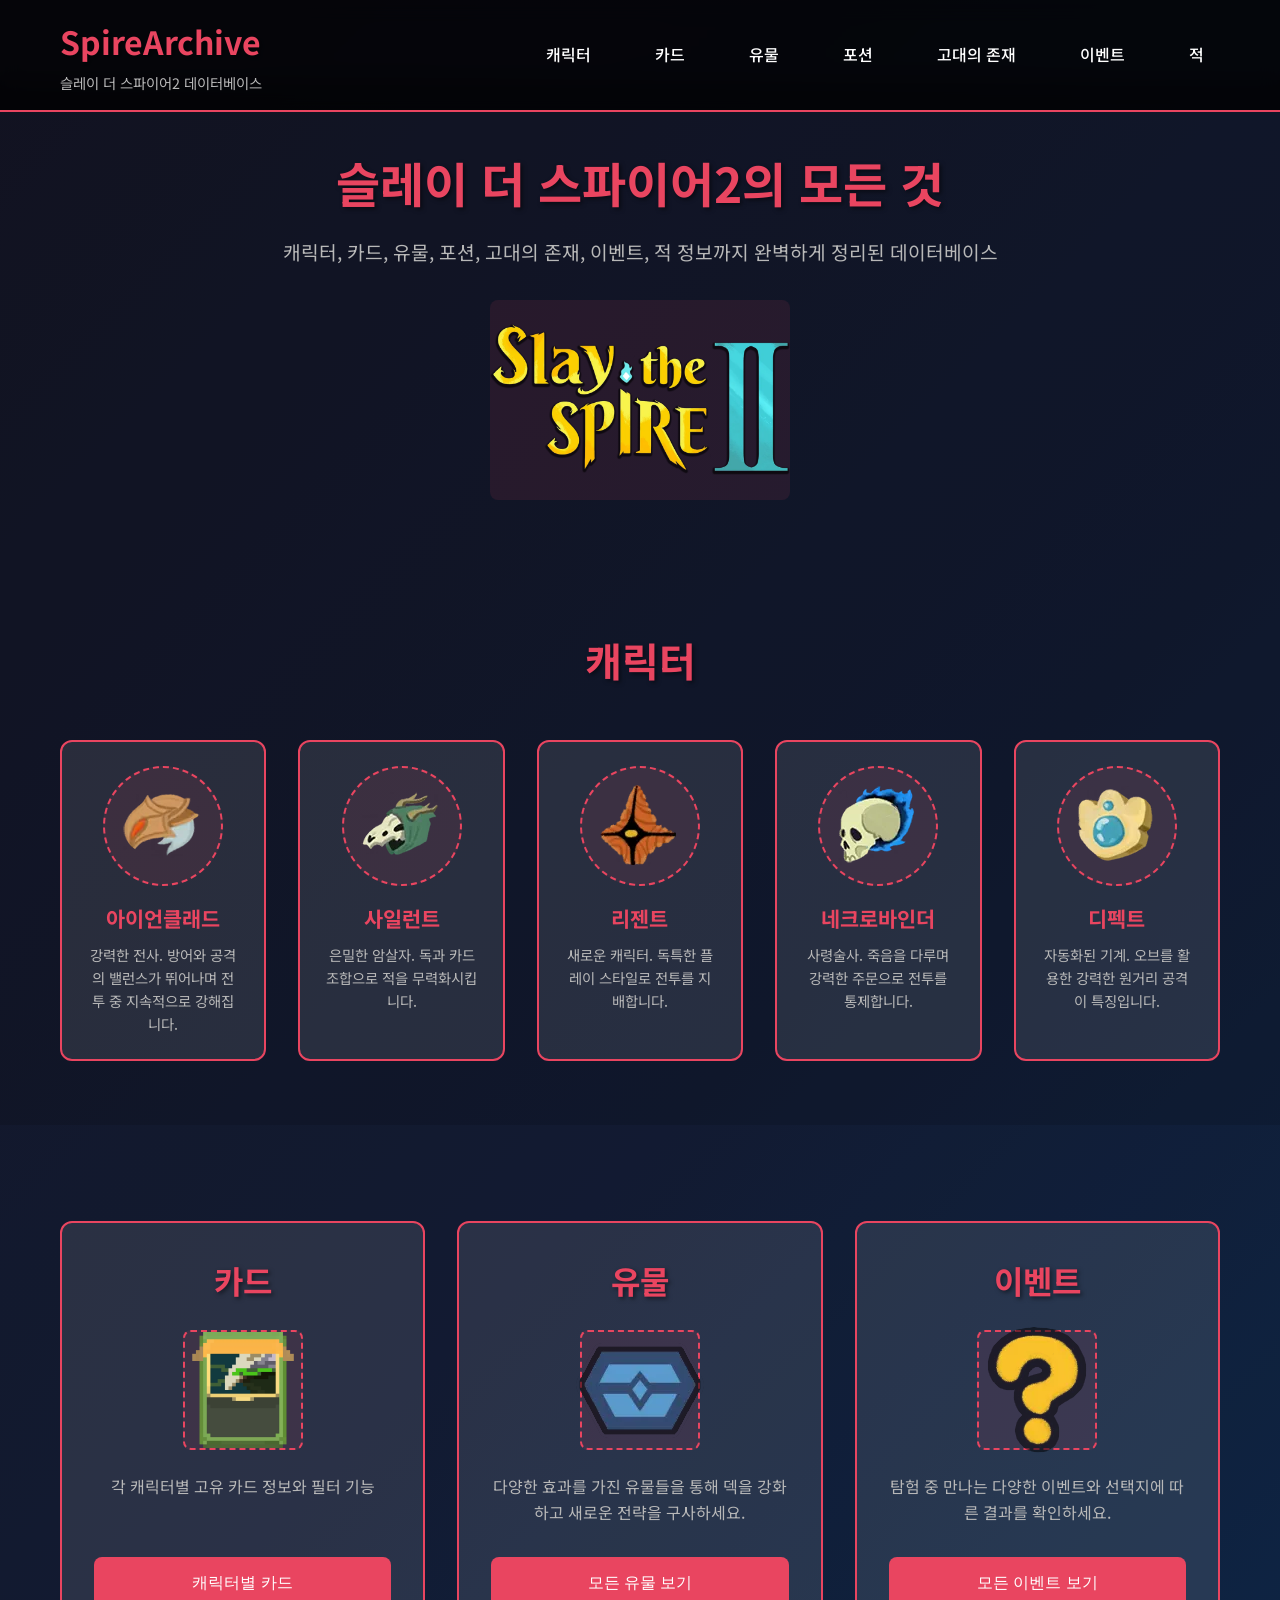
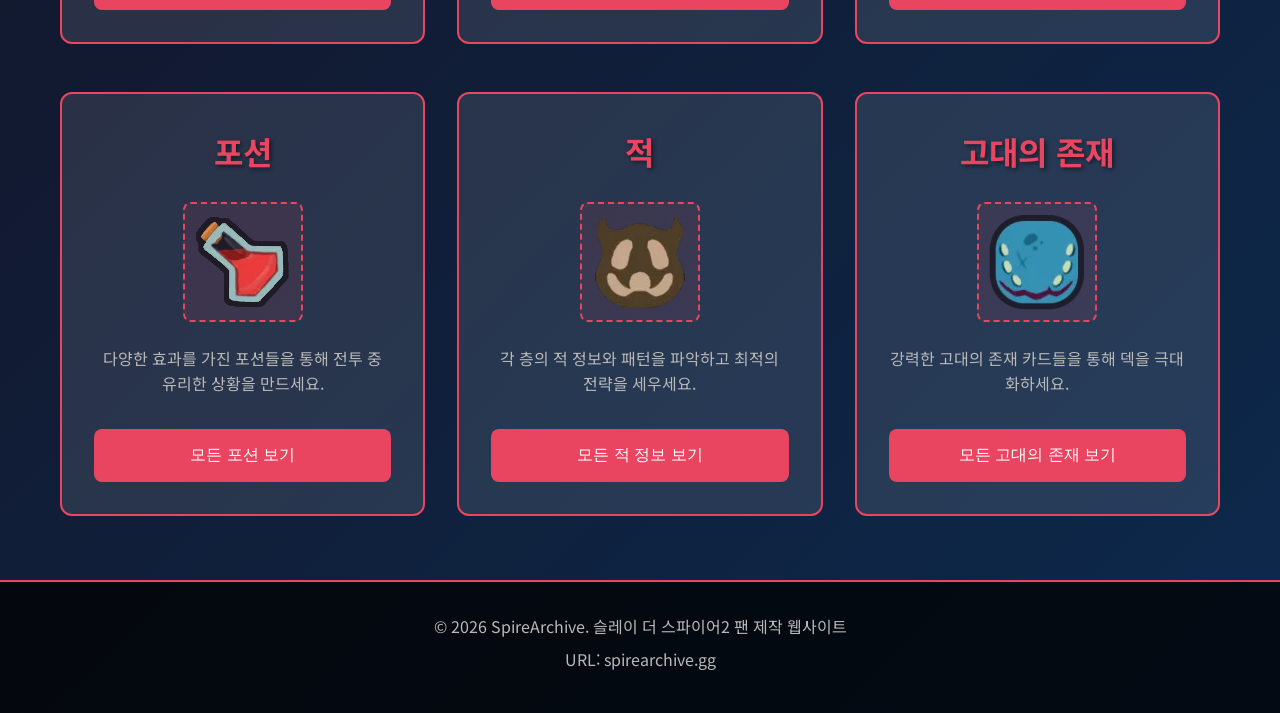
<file: index.html>
<!DOCTYPE html>
<html lang="ko">
<head>
    <meta charset="UTF-8">
    <meta name="viewport" content="width=device-width, initial-scale=1.0">
    <title>SpireArchive</title>
    <link rel="stylesheet" href="css/style.css">
    <link rel="preconnect" href="https://fonts.googleapis.com">
    <link rel="preconnect" href="https://fonts.gstatic.com" crossorigin>
    <link href="https://fonts.googleapis.com/css2?family=Noto+Sans+KR:wght@300;400;500;700&display=swap" rel="stylesheet">
</head>
<body>
    <header class="header">
        <div class="container">
            <div class="logo">
                <h1>SpireArchive</h1>
                <p class="tagline">슬레이 더 스파이어2 데이터베이스</p>
            </div>
            <nav class="nav">
                <ul class="nav-list">
                    <li><a href="#characters" class="nav-link">캐릭터</a></li>
                    <li><a href="#cards" class="nav-link">카드</a></li>
                    <li><a href="#relics" class="nav-link">유물</a></li>
                    <li><a href="#potions" class="nav-link">포션</a></li>
                    <li><a href="#ancients" class="nav-link">고대의 존재</a></li>
                    <li><a href="#events" class="nav-link">이벤트</a></li>
                    <li><a href="#enemies" class="nav-link">적</a></li>
                </ul>
            </nav>
        </div>
    </header>

    <main class="main">
        <section class="hero">
            <div class="container">
                <h2>슬레이 더 스파이어2의 모든 것</h2>
                <p>캐릭터, 카드, 유물, 포션, 고대의 존재, 이벤트, 적 정보까지 완벽하게 정리된 데이터베이스</p>
                <!-- 이미지 공간: 메인 히어로 이미지 -->
                <div class="hero-image">
                    <!-- TODO: 메인 히어로 이미지 추가 -->
                    <img src="images/main.png" alt="슬레이 더 스파이어2" width="100%" height="auto">
                </div>
            </div>
        </section>

        <section id="characters" class="section">
            <div class="container">
                <h2 class="section-title">캐릭터</h2>
                <div class="characters-grid">
                    <div class="character-card" onclick="location.href='pages/ironclad.html'">
                        <div class="character-image">
                            <!-- TODO: 아이언클래드 캐릭터 이미지 -->
                            <img src="images/ironclad.png" alt="아이언클래드">
                        </div>
                        <h3>아이언클래드</h3>
                        <p>강력한 전사. 방어와 공격의 밸런스가 뛰어나며 전투 중 지속적으로 강해집니다.</p>
                    </div>
                    <div class="character-card" onclick="location.href='pages/silent.html'">
                        <div class="character-image">
                            <!-- TODO: 사일런트 캐릭터 이미지 -->
                            <img src="images/silent.png" alt="사일런트">
                        </div>
                        <h3>사일런트</h3>
                        <p>은밀한 암살자. 독과 카드 조합으로 적을 무력화시킵니다.</p>
                    </div>
                    <div class="character-card" onclick="location.href='pages/regent.html'">
                        <div class="character-image">
                            <!-- TODO: 리젠트 캐릭터 이미지 -->
                            <img src="images/regent.png" alt="리젠트">
                        </div>
                        <h3>리젠트</h3>
                        <p>새로운 캐릭터. 독특한 플레이 스타일로 전투를 지배합니다.</p>
                    </div>
                    <div class="character-card" onclick="location.href='pages/necrobinder.html'">
                        <div class="character-image">
                            <!-- TODO: 네크로바인더 캐릭터 이미지 -->
                            <img src="images/necrobinder.png" alt="네크로바인더">
                        </div>
                        <h3>네크로바인더</h3>
                        <p>사령술사. 죽음을 다루며 강력한 주문으로 전투를 통제합니다.</p>
                    </div>
                    <div class="character-card" onclick="location.href='pages/defect.html'">
                        <div class="character-image">
                            <!-- TODO: 디펙트 캐릭터 이미지 -->
                            <img src="images/defect.png" alt="디펙트">
                        </div>
                        <h3>디펙트</h3>
                        <p>자동화된 기계. 오브를 활용한 강력한 원거리 공격이 특징입니다.</p>
                    </div>
                </div>
            </div>
        </section>

        <section id="main-content" class="section">
            <div class="container">
                <div class="content-grid">
                    <!-- 첫 번째 행: 카드, 유물, 이벤트 -->
                    <div class="grid-row">
                        <div class="grid-item" id="cards">
                            <h2 class="item-title">카드</h2>
                            <div class="item-content">
                                <div class="item-image">
                                    <!-- TODO: 카드 예시 이미지 -->
                                    <img src="images/cards.png" alt="카드" width="100%" height="auto">
                                </div>
                                <p class="item-description">각 캐릭터별 고유 카드 정보와 필터 기능</p>
                                <button class="btn-primary" onclick="location.href='pages/character-cards.html'">캐릭터별 카드</button>
                            </div>
                        </div>
                        <div class="grid-item" id="relics">
                            <h2 class="item-title">유물</h2>
                            <div class="item-content">
                                <div class="item-image">
                                    <!-- TODO: 유물 예시 이미지 -->
                                    <img src="images/relics.png" alt="유물">
                                </div>
                                <p class="item-description">다양한 효과를 가진 유물들을 통해 덱을 강화하고 새로운 전략을 구사하세요.</p>
                                <button class="btn-primary" onclick="location.href='pages/relics.html'">모든 유물 보기</button>
                            </div>
                        </div>
                        <div class="grid-item" id="events">
                            <h2 class="item-title">이벤트</h2>
                            <div class="item-content">
                                <div class="item-image">
                                    <!-- TODO: 이벤트 예시 이미지 -->
                                    <img src="images/events.png" alt="이벤트">
                                </div>
                                <p class="item-description">탐험 중 만나는 다양한 이벤트와 선택지에 따른 결과를 확인하세요.</p>
                                <button class="btn-primary" onclick="location.href='pages/events.html'">모든 이벤트 보기</button>
                            </div>
                        </div>
                    </div>
                    
                    <!-- 두 번째 행: 포션, 적, 고대의 존재 -->
                    <div class="grid-row">
                        <div class="grid-item" id="potions">
                            <h2 class="item-title">포션</h2>
                            <div class="item-content">
                                <div class="item-image">
                                    <!-- TODO: 포션 예시 이미지 -->
                                    <img src="images/potions.png" alt="포션">
                                </div>
                                <p class="item-description">다양한 효과를 가진 포션들을 통해 전투 중 유리한 상황을 만드세요.</p>
                                <button class="btn-primary" onclick="location.href='pages/potions.html'">모든 포션 보기</button>
                            </div>
                        </div>
                        <div class="grid-item" id="enemies">
                            <h2 class="item-title">적</h2>
                            <div class="item-content">
                                <div class="item-image">
                                    <!-- TODO: 적 예시 이미지 -->
                                    <img src="images/enemies.png" alt="적">
                                </div>
                                <p class="item-description">각 층의 적 정보와 패턴을 파악하고 최적의 전략을 세우세요.</p>
                                <button class="btn-primary" onclick="location.href='pages/enemies.html'">모든 적 정보 보기</button>
                            </div>
                        </div>
                        <div class="grid-item" id="ancients">
                            <h2 class="item-title">고대의 존재</h2>
                            <div class="item-content">
                                <div class="item-image">
                                    <!-- TODO: 고대의 존재 예시 이미지 -->
                                    <img src="images/ancients.png" alt="고대의 존재">
                                </div>
                                <p class="item-description">강력한 고대의 존재 카드들을 통해 덱을 극대화하세요.</p>
                                <button class="btn-primary" onclick="location.href='pages/ancients.html'">모든 고대의 존재 보기</button>
                            </div>
                        </div>
                    </div>
                </div>
            </div>
        </section>
    </main>

    <footer class="footer">
        <div class="container">
            <p>&copy; 2026 SpireArchive. 슬레이 더 스파이어2 팬 제작 웹사이트</p>
            <p>URL: spirearchive.gg</p>
        </div>
    </footer>

    <script src="js/main.js"></script>
</body>
</html>
</file>
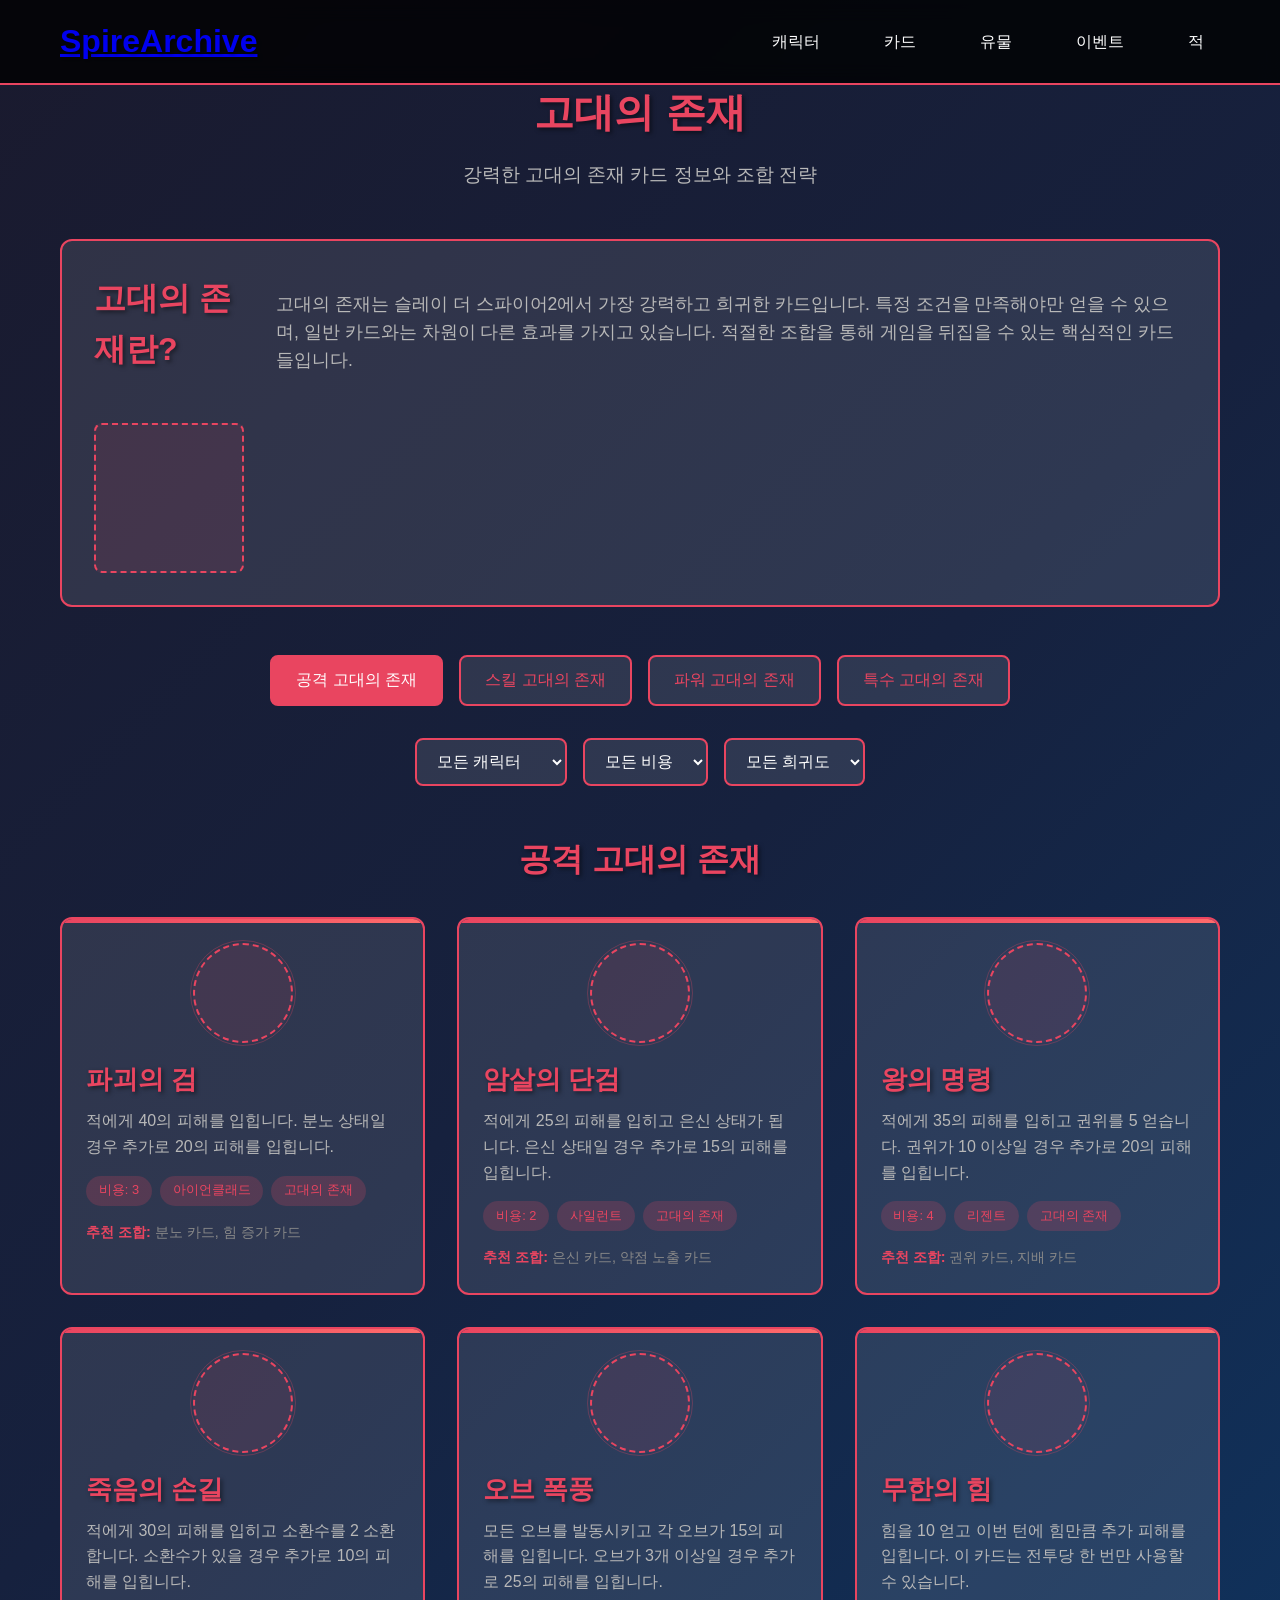
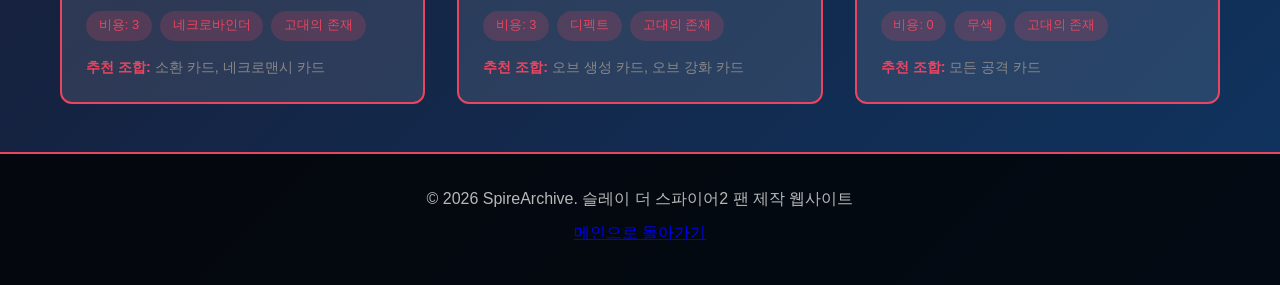
<file: pages/ancients.html>
<!DOCTYPE html>
<html lang="ko">
<head>
    <meta charset="UTF-8">
    <meta name="viewport" content="width=device-width, initial-scale=1.0">
    <title>고대의 존재 - SpireArchive</title>
    <link rel="stylesheet" href="../css/style.css">
    <link rel="stylesheet" href="../css/ancients.css">
</head>
<body>
    <header class="header">
        <div class="container">
            <div class="logo">
                <h1><a href="../index.html">SpireArchive</a></h1>
            </div>
            <nav class="nav">
                <ul class="nav-list">
                    <li><a href="../index.html#characters" class="nav-link">캐릭터</a></li>
                    <li><a href="../index.html#cards" class="nav-link">카드</a></li>
                    <li><a href="../index.html#relics" class="nav-link">유물</a></li>
                    <li><a href="../index.html#events" class="nav-link">이벤트</a></li>
                    <li><a href="../index.html#enemies" class="nav-link">적</a></li>
                </ul>
            </nav>
        </div>
    </header>

    <main class="main ancients-page">
        <div class="container">
            <div class="page-header">
                <h1>고대의 존재</h1>
                <p class="page-description">강력한 고대의 존재 카드 정보와 조합 전략</p>
            </div>

            <div class="ancients-intro">
                <div class="intro-content">
                    <h2>고대의 존재란?</h2>
                    <p>고대의 존재는 슬레이 더 스파이어2에서 가장 강력하고 희귀한 카드입니다. 특정 조건을 만족해야만 얻을 수 있으며, 일반 카드와는 차원이 다른 효과를 가지고 있습니다. 적절한 조합을 통해 게임을 뒤집을 수 있는 핵심적인 카드들입니다.</p>
                    <div class="intro-image">
                        <!-- TODO: 고대의 존재 예시 이미지 -->
                    </div>
                </div>
            </div>

            <div class="ancients-categories">
                <div class="category-tabs">
                    <button class="tab-btn active" data-category="attack">공격 고대의 존재</button>
                    <button class="tab-btn" data-category="skill">스킬 고대의 존재</button>
                    <button class="tab-btn" data-category="power">파워 고대의 존재</button>
                    <button class="tab-btn" data-category="special">특수 고대의 존재</button>
                </div>
            </div>

            <div class="ancients-filter">
                <select class="filter-select" data-filter="character">
                    <option value="all">모든 캐릭터</option>
                    <option value="ironclad">아이언클래드</option>
                    <option value="silent">사일런트</option>
                    <option value="regent">리젠트</option>
                    <option value="necrobinder">네크로바인더</option>
                    <option value="defect">디펙트</option>
                    <option value="colorless">무색</option>
                </select>
                <select class="filter-select" data-filter="cost">
                    <option value="all">모든 비용</option>
                    <option value="0">비용 0</option>
                    <option value="1">비용 1</option>
                    <option value="2">비용 2</option>
                    <option value="3">비용 3</option>
                    <option value="4+">비용 4+</option>
                </select>
                <select class="filter-select" data-filter="rarity">
                    <option value="all">모든 희귀도</option>
                    <option value="ancient">고대의 존재</option>
                    <option value="legendary">전설</option>
                    <option value="mythic">신화</option>
                </select>
            </div>

            <!-- 공격 고대의 존재 -->
            <div id="attack" class="ancients-section active">
                <h2>공격 고대의 존재</h2>
                <div class="ancients-grid">
                    <div class="ancient-item" data-character="ironclad" data-cost="3" data-rarity="ancient">
                        <div class="ancient-image">
                            <!-- TODO: 파괴의 검 이미지 -->
                        </div>
                        <div class="ancient-details">
                            <h3>파괴의 검</h3>
                            <p class="ancient-description">적에게 40의 피해를 입힙니다. 분노 상태일 경우 추가로 20의 피해를 입힙니다.</p>
                            <div class="ancient-stats">
                                <span class="cost">비용: 3</span>
                                <span class="character">아이언클래드</span>
                                <span class="rarity">고대의 존재</span>
                            </div>
                            <div class="ancient-combo">
                                <strong>추천 조합:</strong> 분노 카드, 힘 증가 카드
                            </div>
                        </div>
                    </div>

                    <div class="ancient-item" data-character="silent" data-cost="2" data-rarity="ancient">
                        <div class="ancient-image">
                            <!-- TODO: 암살의 단검 이미지 -->
                        </div>
                        <div class="ancient-details">
                            <h3>암살의 단검</h3>
                            <p class="ancient-description">적에게 25의 피해를 입히고 은신 상태가 됩니다. 은신 상태일 경우 추가로 15의 피해를 입힙니다.</p>
                            <div class="ancient-stats">
                                <span class="cost">비용: 2</span>
                                <span class="character">사일런트</span>
                                <span class="rarity">고대의 존재</span>
                            </div>
                            <div class="ancient-combo">
                                <strong>추천 조합:</strong> 은신 카드, 약점 노출 카드
                            </div>
                        </div>
                    </div>

                    <div class="ancient-item" data-character="regent" data-cost="4" data-rarity="ancient">
                        <div class="ancient-image">
                            <!-- TODO: 왕의 명령 이미지 -->
                        </div>
                        <div class="ancient-details">
                            <h3>왕의 명령</h3>
                            <p class="ancient-description">적에게 35의 피해를 입히고 권위를 5 얻습니다. 권위가 10 이상일 경우 추가로 20의 피해를 입힙니다.</p>
                            <div class="ancient-stats">
                                <span class="cost">비용: 4</span>
                                <span class="character">리젠트</span>
                                <span class="rarity">고대의 존재</span>
                            </div>
                            <div class="ancient-combo">
                                <strong>추천 조합:</strong> 권위 카드, 지배 카드
                            </div>
                        </div>
                    </div>

                    <div class="ancient-item" data-character="necrobinder" data-cost="3" data-rarity="ancient">
                        <div class="ancient-image">
                            <!-- TODO: 죽음의 손길 이미지 -->
                        </div>
                        <div class="ancient-details">
                            <h3>죽음의 손길</h3>
                            <p class="ancient-description">적에게 30의 피해를 입히고 소환수를 2 소환합니다. 소환수가 있을 경우 추가로 10의 피해를 입힙니다.</p>
                            <div class="ancient-stats">
                                <span class="cost">비용: 3</span>
                                <span class="character">네크로바인더</span>
                                <span class="rarity">고대의 존재</span>
                            </div>
                            <div class="ancient-combo">
                                <strong>추천 조합:</strong> 소환 카드, 네크로맨시 카드
                            </div>
                        </div>
                    </div>

                    <div class="ancient-item" data-character="defect" data-cost="3" data-rarity="ancient">
                        <div class="ancient-image">
                            <!-- TODO: 오브 폭풍 이미지 -->
                        </div>
                        <div class="ancient-details">
                            <h3>오브 폭풍</h3>
                            <p class="ancient-description">모든 오브를 발동시키고 각 오브가 15의 피해를 입힙니다. 오브가 3개 이상일 경우 추가로 25의 피해를 입힙니다.</p>
                            <div class="ancient-stats">
                                <span class="cost">비용: 3</span>
                                <span class="character">디펙트</span>
                                <span class="rarity">고대의 존재</span>
                            </div>
                            <div class="ancient-combo">
                                <strong>추천 조합:</strong> 오브 생성 카드, 오브 강화 카드
                            </div>
                        </div>
                    </div>

                    <div class="ancient-item" data-character="colorless" data-cost="0" data-rarity="ancient">
                        <div class="ancient-image">
                            <!-- TODO: 무한의 힘 이미지 -->
                        </div>
                        <div class="ancient-details">
                            <h3>무한의 힘</h3>
                            <p class="ancient-description">힘을 10 얻고 이번 턴에 힘만큼 추가 피해를 입힙니다. 이 카드는 전투당 한 번만 사용할 수 있습니다.</p>
                            <div class="ancient-stats">
                                <span class="cost">비용: 0</span>
                                <span class="character">무색</span>
                                <span class="rarity">고대의 존재</span>
                            </div>
                            <div class="ancient-combo">
                                <strong>추천 조합:</strong> 모든 공격 카드
                            </div>
                        </div>
                    </div>
                </div>
            </div>

            <!-- 스킬 고대의 존재 -->
            <div id="skill" class="ancients-section">
                <h2>스킬 고대의 존재</h2>
                <div class="ancients-grid">
                    <div class="ancient-item" data-character="ironclad" data-cost="2" data-rarity="ancient">
                        <div class="ancient-image">
                            <!-- TODO: 불굴의 의지 이미지 -->
                        </div>
                        <div class="ancient-details">
                            <h3>불굴의 의지</h3>
                            <p class="ancient-description">체력을 50 회복하고 분노 상태가 됩니다. 체력이 30% 미만일 경우 추가로 10의 방어도를 얻습니다.</p>
                            <div class="ancient-stats">
                                <span class="cost">비용: 2</span>
                                <span class="character">아이언클래드</span>
                                <span class="rarity">고대의 존재</span>
                            </div>
                            <div class="ancient-combo">
                                <strong>추천 조합:</strong> 생존 카드, 분노 카드
                            </div>
                        </div>
                    </div>

                    <div class="ancient-item" data-character="silent" data-cost="1" data-rarity="ancient">
                        <div class="ancient-image">
                            <!-- TODO: 그림자 걸음 이미지 -->
                        </div>
                        <div class="ancient-details">
                            <h3>그림자 걸음</h3>
                            <p class="ancient-description">카드를 5장 뽑고 은신 상태가 됩니다. 은신 상태일 경우 뽑은 카드 비용이 0이 됩니다.</p>
                            <div class="ancient-stats">
                                <span class="cost">비용: 1</span>
                                <span class="character">사일런트</span>
                                <span class="rarity">고대의 존재</span>
                            </div>
                            <div class="ancient-combo">
                                <strong>추천 조합:</strong> 은신 카드, 카드 드로우 카드
                            </div>
                        </div>
                    </div>

                    <div class="ancient-item" data-character="regent" data-cost="3" data-rarity="ancient">
                        <div class="ancient-image">
                            <!-- TODO: 제국의 부흥 이미지 -->
                        </div>
                        <div class="ancient-details">
                            <h3>제국의 부흥</h3>
                            <p class="ancient-description">권위를 8 얻고 카드를 3장 뽑습니다. 권위가 15 이상일 경우 추가로 2턴 동안 모든 카드 비용이 1 감소합니다.</p>
                            <div class="ancient-stats">
                                <span class="cost">비용: 3</span>
                                <span class="character">리젠트</span>
                                <span class="rarity">고대의 존재</span>
                            </div>
                            <div class="ancient-combo">
                                <strong>추천 조합:</strong> 권위 카드, 고비용 카드
                            </div>
                        </div>
                    </div>

                    <div class="ancient-item" data-character="necrobinder" data-cost="2" data-rarity="ancient">
                        <div class="ancient-image">
                            <!-- TODO: 죽음의 춤 이미지 -->
                        </div>
                        <div class="ancient-details">
                            <h3>죽음의 춤</h3>
                            <p class="ancient-description">소환수를 3 소환하고 모든 소환수의 공격력을 5 증가시킵니다. 소환수가 5개 이상일 경우 추가로 2턴 동안 모든 소환수가 2배 공격합니다.</p>
                            <div class="ancient-stats">
                                <span class="cost">비용: 2</span>
                                <span class="character">네크로바인더</span>
                                <span class="rarity">고대의 존재</span>
                            </div>
                            <div class="ancient-combo">
                                <strong>추천 조합:</strong> 소환 카드, 소환수 강화 카드
                            </div>
                        </div>
                    </div>

                    <div class="ancient-item" data-character="defect" data-cost="2" data-rarity="ancient">
                        <div class="ancient-image">
                            <!-- TODO: 에너지 과부하 이미지 -->
                        </div>
                        <div class="ancient-details">
                            <h3>에너지 과부하</h3>
                            <p class="ancient-description">에너지를 3 얻고 모든 오브를 강화합니다. 오브가 2개 이상일 경우 추가로 이번 턴에 에너지를 2 더 얻습니다.</p>
                            <div class="ancient-stats">
                                <span class="cost">비용: 2</span>
                                <span class="character">디펙트</span>
                                <span class="rarity">고대의 존재</span>
                            </div>
                            <div class="ancient-combo">
                                <strong>추천 조합:</strong> 오브 생성 카드, 고비용 카드
                            </div>
                        </div>
                    </div>
                </div>
            </div>

            <!-- 파워 고대의 존재 -->
            <div id="power" class="ancients-section">
                <h2>파워 고대의 존재</h2>
                <div class="ancients-grid">
                    <div class="ancient-item" data-character="ironclad" data-cost="1" data-rarity="ancient">
                        <div class="ancient-image">
                            <!-- TODO: 파괴의 분노 이미지 -->
                        </div>
                        <div class="ancient-details">
                            <h3>파괴의 분노</h3>
                            <p class="ancient-description">이번 전투 동안 분노 상태가 유지되고 힘을 5 얻습니다. 분노 상태에서 공격 카드가 50% 더 많은 피해를 입힙니다.</p>
                            <div class="ancient-stats">
                                <span class="cost">비용: 1</span>
                                <span class="character">아이언클래드</span>
                                <span class="rarity">고대의 존재</span>
                            </div>
                            <div class="ancient-combo">
                                <strong>추천 조합:</strong> 모든 공격 카드, 힘 증가 카드
                            </div>
                        </div>
                    </div>

                    <div class="ancient-item" data-character="silent" data-cost="1" data-rarity="ancient">
                        <div class="ancient-image">
                            <!-- TODO: 영원한 어둠 이미지 -->
                        </div>
                        <div class="ancient-details">
                            <h3>영원한 어둠</h3>
                            <p class="ancient-description">이번 전투 동안 은신 상태가 유지되고 매 턴 시작 시 카드를 2장 뽑습니다. 은신 상태에서 모든 카드 비용이 1 감소합니다.</p>
                            <div class="ancient-stats">
                                <span class="cost">비용: 1</span>
                                <span class="character">사일런트</span>
                                <span class="rarity">고대의 존재</span>
                            </div>
                            <div class="ancient-combo">
                                <strong>추천 조합:</strong> 은신 카드, 카드 드로우 카드
                            </div>
                        </div>
                    </div>

                    <div class="ancient-item" data-character="regent" data-cost="2" data-rarity="ancient">
                        <div class="ancient-image">
                            <!-- TODO: 절대 권력 이미지 -->
                        </div>
                        <div class="ancient-details">
                            <h3>절대 권력</h3>
                            <p class="ancient-description">이번 전투 동안 권위를 10 얻고 매 턴 시작 시 권위를 2 얻습니다. 권위가 20 이상일 경우 모든 적에게 매 턴 10의 피해를 입힙니다.</p>
                            <div class="ancient-stats">
                                <span class="cost">비용: 2</span>
                                <span class="character">리젠트</span>
                                <span class="rarity">고대의 존재</span>
                            </div>
                            <div class="ancient-combo">
                                <strong>추천 조합:</strong> 권위 카드, 지배 카드
                            </div>
                        </div>
                    </div>

                    <div class="ancient-item" data-character="necrobinder" data-cost="2" data-rarity="ancient">
                        <div class="ancient-image">
                            <!-- TODO: 죽음의 군주 이미지 -->
                        </div>
                        <div class="ancient-details">
                            <h3>죽음의 군주</h3>
                            <p class="ancient-description">이번 전투 동안 소환수 최대치가 10 증가하고 모든 소환수의 공격력이 5 증가합니다. 소환수가 7개 이상일 경우 모든 소환수가 2배 공격합니다.</p>
                            <div class="ancient-stats">
                                <span class="cost">비용: 2</span>
                                <span class="character">네크로바인더</span>
                                <span class="rarity">고대의 존재</span>
                            </div>
                            <div class="ancient-combo">
                                <strong>추천 조합:</strong> 소환 카드, 소환수 강화 카드
                            </div>
                        </div>
                    </div>

                    <div class="ancient-item" data-character="defect" data-cost="1" data-rarity="ancient">
                        <div class="ancient-image">
                            <!-- TODO: 무한 오브 이미지 -->
                        </div>
                        <div class="ancient-details">
                            <h3>무한 오브</h3>
                            <p class="ancient-description">이번 전투 동안 오브 최대치가 10 증가하고 매 턴 시작 시 랜덤 오브를 1 얻습니다. 오브가 5개 이상일 경우 모든 오브가 2배 효과를 가집니다.</p>
                            <div class="ancient-stats">
                                <span class="cost">비용: 1</span>
                                <span class="character">디펙트</span>
                                <span class="rarity">고대의 존재</span>
                            </div>
                            <div class="ancient-combo">
                                <strong>추천 조합:</strong> 오브 생성 카드, 오브 강화 카드
                            </div>
                        </div>
                    </div>
                </div>
            </div>

            <!-- 특수 고대의 존재 -->
            <div id="special" class="ancients-section">
                <h2>특수 고대의 존재</h2>
                <div class="ancients-grid">
                    <div class="ancient-item" data-character="colorless" data-cost="0" data-rarity="legendary">
                        <div class="ancient-image">
                            <!-- TODO: 시간 조작 이미지 -->
                        </div>
                        <div class="ancient-details">
                            <h3>시간 조작</h3>
                            <p class="ancient-description">적의 다음 3턴을 건너뛰고 이번 턴에 에너지를 5 얻습니다. 이 카드는 덱에 1장만 포함될 수 있습니다.</p>
                            <div class="ancient-stats">
                                <span class="cost">비용: 0</span>
                                <span class="character">무색</span>
                                <span class="rarity">전설</span>
                            </div>
                            <div class="ancient-combo">
                                <strong>추천 조합:</strong> 모든 덱 타입
                            </div>
                        </div>
                    </div>

                    <div class="ancient-item" data-character="colorless" data-cost="1" data-rarity="legendary">
                        <div class="ancient-image">
                            <!-- TODO: 현실 조각 이미지 -->
                        </div>
                        <div class="ancient-details">
                            <h3>현실 조각</h3>
                            <p class="ancient-description">이번 전투에서 사용한 카드를 모두 복제하여 덱에 추가합니다. 이 카드는 덱에 1장만 포함될 수 있습니다.</p>
                            <div class="ancient-stats">
                                <span class="cost">비용: 1</span>
                                <span class="character">무색</span>
                                <span class="rarity">전설</span>
                            </div>
                            <div class="ancient-combo">
                                <strong>추천 조합:</strong> 모든 덱 타입
                            </div>
                        </div>
                    </div>

                    <div class="ancient-item" data-character="colorless" data-cost="0" data-rarity="mythic">
                        <div class="ancient-image">
                            <!-- TODO: 신의 축복 이미지 -->
                        </div>
                        <div class="ancient-details">
                            <h3>신의 축복</h3>
                            <p class="ancient-description">체력을 완전히 회복하고 이번 전투 동안 모든 능력치가 2배가 됩니다. 이 카드는 게임당 1번만 사용할 수 있습니다.</p>
                            <div class="ancient-stats">
                                <span class="cost">비용: 0</span>
                                <span class="character">무색</span>
                                <span class="rarity">신화</span>
                            </div>
                            <div class="ancient-combo">
                                <strong>추천 조합:</strong> 모든 덱 타입
                            </div>
                        </div>
                    </div>
                </div>
            </div>
        </div>
    </main>

    <footer class="footer">
        <div class="container">
            <p>&copy; 2026 SpireArchive. 슬레이 더 스파이어2 팬 제작 웹사이트</p>
            <p><a href="../index.html">메인으로 돌아가기</a></p>
        </div>
    </footer>

    <script src="../js/main.js"></script>
    <script src="../js/ancients.js"></script>
</body>
</html>
</file>
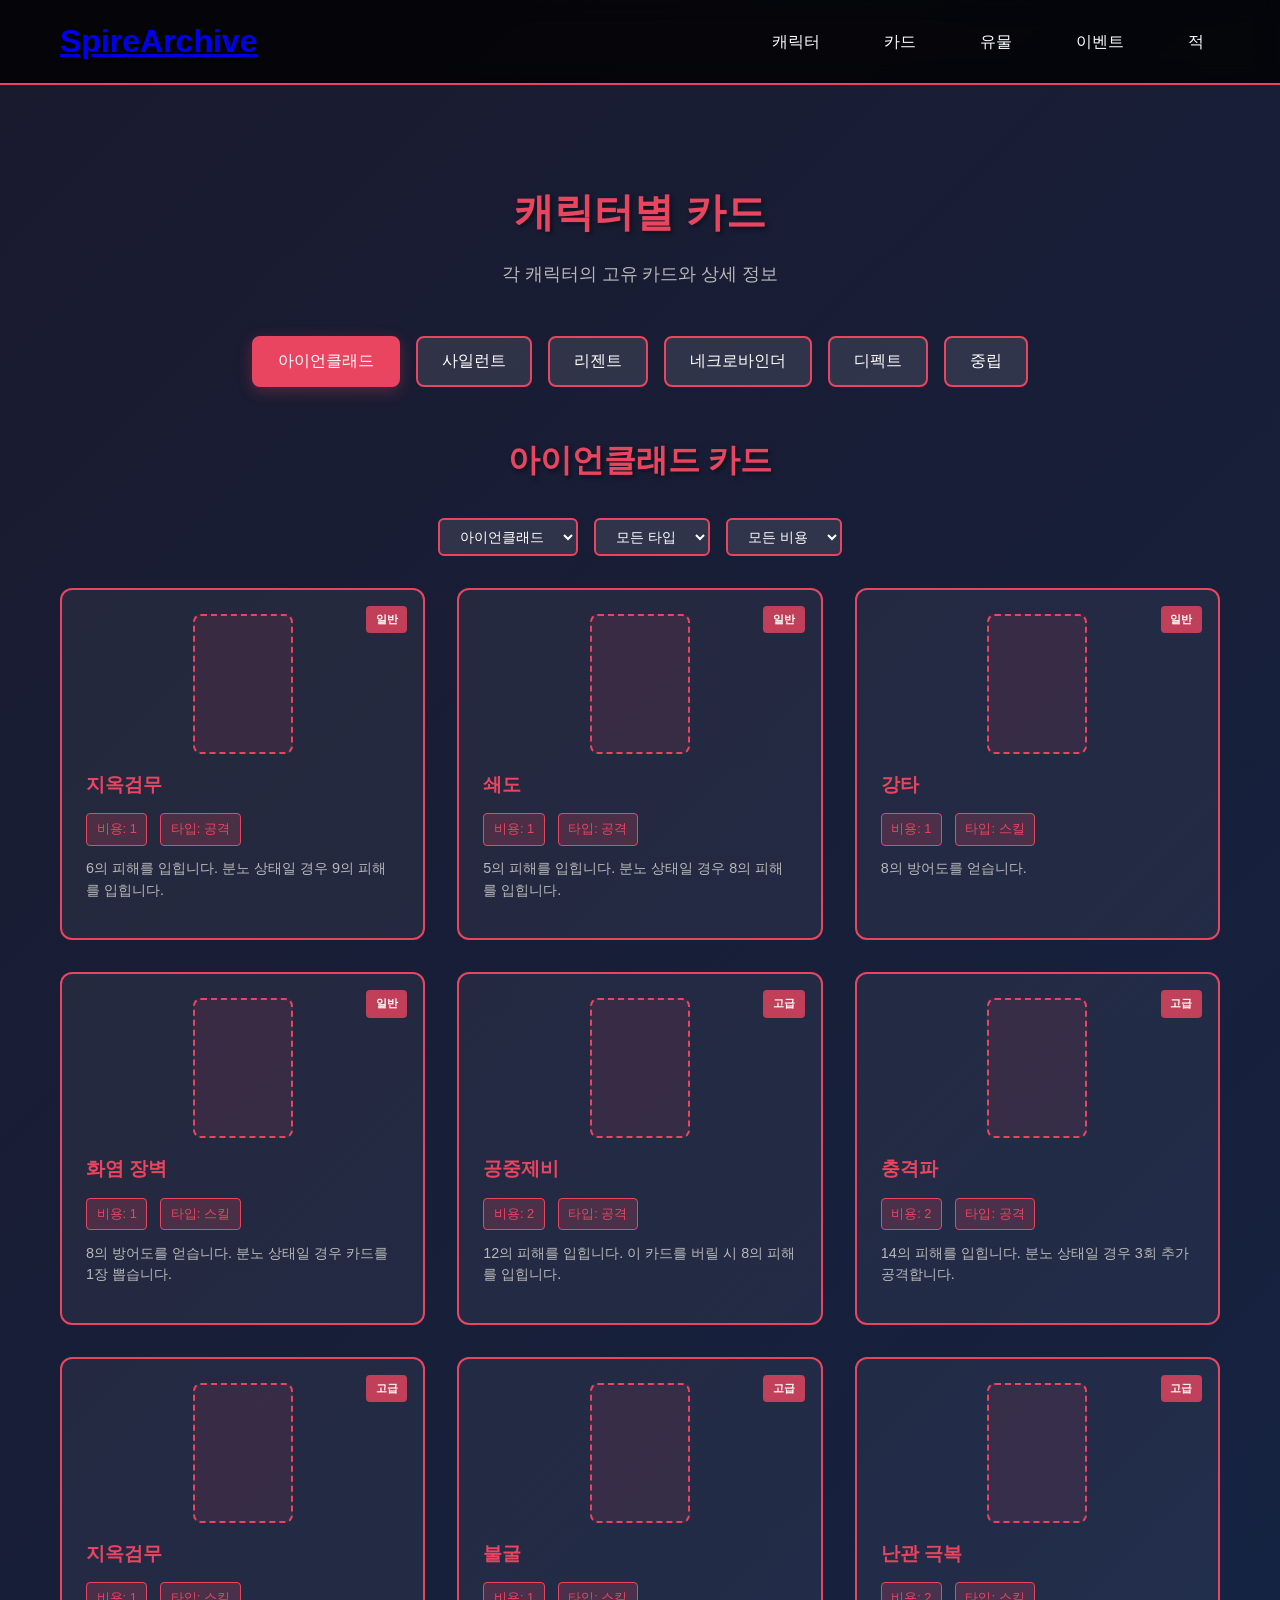
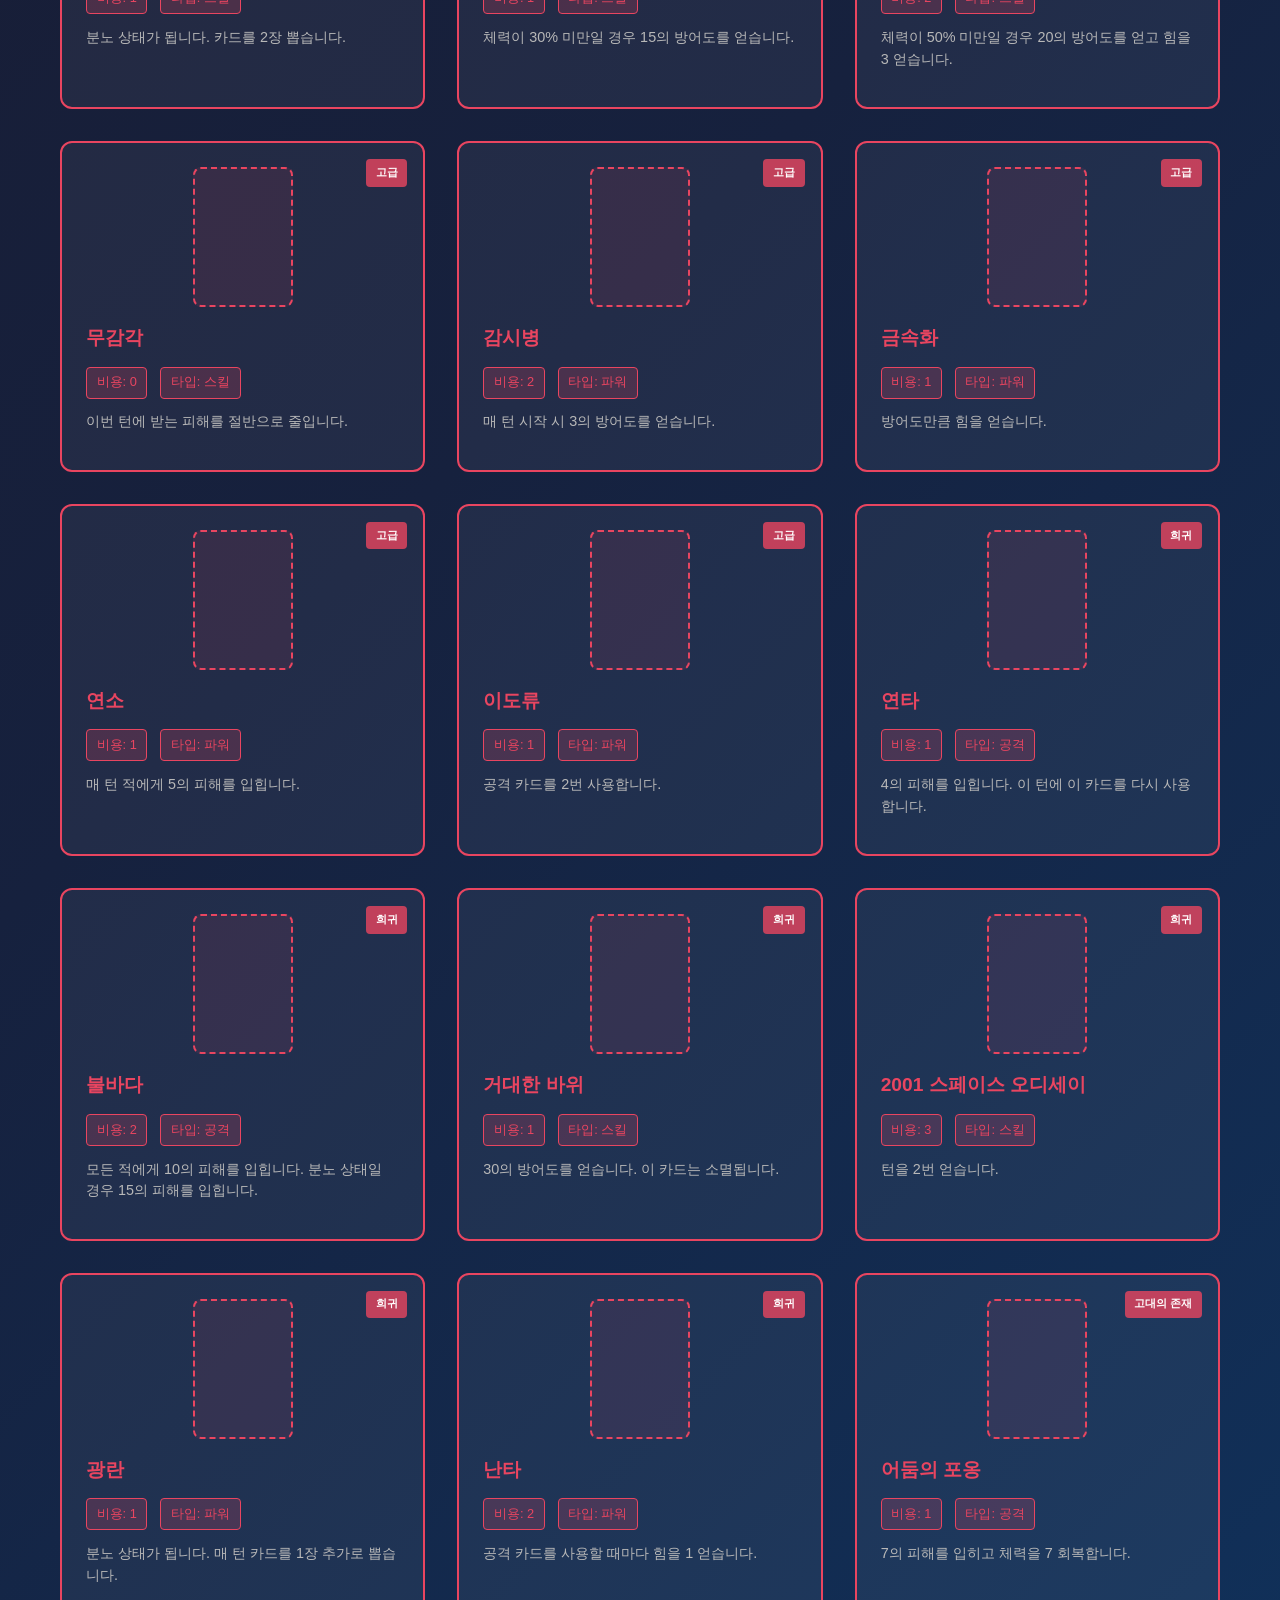
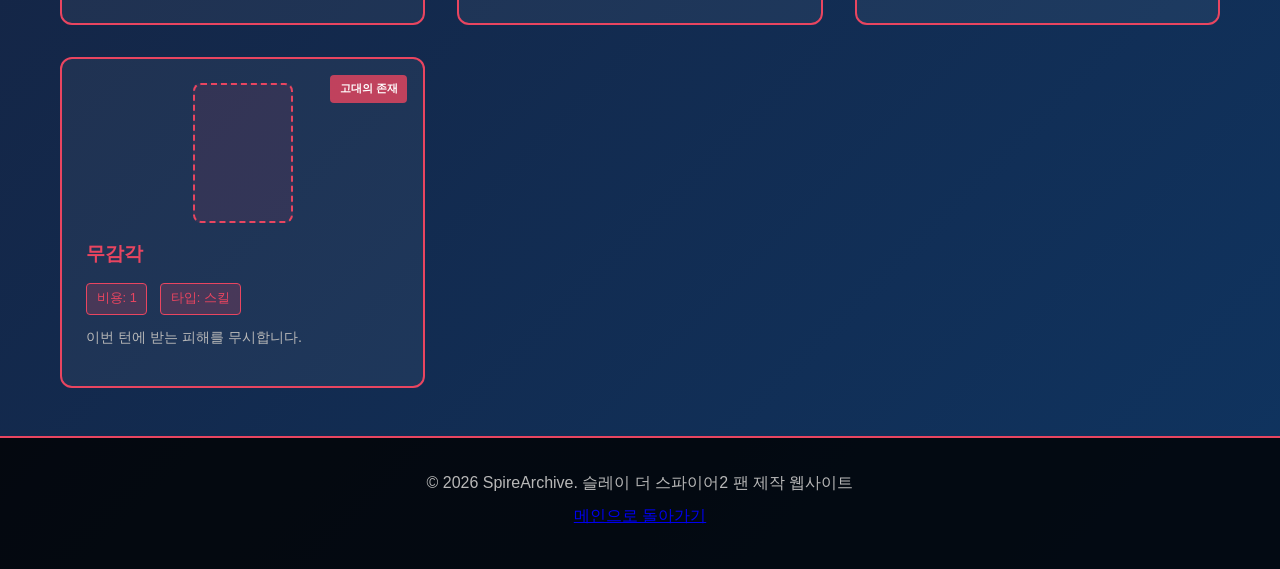
<file: pages/character-cards.html>
<!DOCTYPE html>
<html lang="ko">
<head>
    <meta charset="UTF-8">
    <meta name="viewport" content="width=device-width, initial-scale=1.0">
    <title>캐릭터별 카드 - SpireArchive</title>
    <link rel="stylesheet" href="../css/style.css">
    <link rel="stylesheet" href="../css/cards.css">
</head>
<body>
    <header class="header">
        <div class="container">
            <div class="logo">
                <h1><a href="../index.html">SpireArchive</a></h1>
            </div>
            <nav class="nav">
                <ul class="nav-list">
                    <li><a href="../index.html#characters" class="nav-link">캐릭터</a></li>
                    <li><a href="../index.html#cards" class="nav-link">카드</a></li>
                    <li><a href="../index.html#relics" class="nav-link">유물</a></li>
                    <li><a href="../index.html#events" class="nav-link">이벤트</a></li>
                    <li><a href="../index.html#enemies" class="nav-link">적</a></li>
                </ul>
            </nav>
        </div>
    </header>

    <main class="main cards-page">
        <div class="container">
            <div class="page-header">
                <h1>캐릭터별 카드</h1>
                <p class="page-description">각 캐릭터의 고유 카드와 상세 정보</p>
            </div>

            <div class="character-tabs">
                <button class="tab-btn active" data-character="ironclad">아이언클래드</button>
                <button class="tab-btn" data-character="silent">사일런트</button>
                <button class="tab-btn" data-character="regent">리젠트</button>
                <button class="tab-btn" data-character="necrobinder">네크로바인더</button>
                <button class="tab-btn" data-character="defect">디펙트</button>
                <button class="tab-btn" onclick="location.href='../colorless-cards.html'">중립</button>
            </div>

            <!-- 아이언클래드 카드 -->
            <div id="ironclad" class="character-cards-section active">
                <h2>아이언클래드 카드</h2>
                <div class="cards-filter">
                    <select class="filter-select" data-filter="character">
                        <option value="all">모든 캐릭터</option>
                        <option value="ironclad" selected>아이언클래드</option>
                        <option value="silent">사일런트</option>
                        <option value="regent">리젠트</option>
                        <option value="necrobinder">네크로바인더</option>
                        <option value="defect">디펙트</option>
                    </select>
                    <select class="filter-select" data-filter="type">
                        <option value="all">모든 타입</option>
                        <option value="attack">공격</option>
                        <option value="skill">스킬</option>
                        <option value="power">파워</option>
                    </select>
                    <select class="filter-select" data-filter="cost">
                        <option value="all">모든 비용</option>
                        <option value="0">비용 0</option>
                        <option value="1">비용 1</option>
                        <option value="2">비용 2</option>
                        <option value="3">비용 3+</option>
                    </select>
                </div>
                <div class="cards-grid">
                    <div class="card-item" data-type="attack" data-cost="1">
                        <div class="card-image">
                            <!-- TODO: 지옥검무 카드 이미지 -->
                        </div>
                        <div class="card-details">
                            <h3>지옥검무</h3>
                            <div class="card-stats">
                                <span class="cost">비용: 1</span>
                                <span class="type">타입: 공격</span>
                            </div>
                            <p class="card-description">6의 피해를 입힙니다. 분노 상태일 경우 9의 피해를 입힙니다.</p>
                            <div class="card-rarity">일반</div>
                        </div>
                    </div>
                    <div class="card-item" data-type="attack" data-cost="1">
                        <div class="card-image">
                            <!-- TODO: 쇄도 카드 이미지 -->
                        </div>
                        <div class="card-details">
                            <h3>쇄도</h3>
                            <div class="card-stats">
                                <span class="cost">비용: 1</span>
                                <span class="type">타입: 공격</span>
                            </div>
                            <p class="card-description">5의 피해를 입힙니다. 분노 상태일 경우 8의 피해를 입힙니다.</p>
                            <div class="card-rarity">일반</div>
                        </div>
                    </div>
                    <div class="card-item" data-type="skill" data-cost="1">
                        <div class="card-image">
                            <!-- TODO: 강타 카드 이미지 -->
                        </div>
                        <div class="card-details">
                            <h3>강타</h3>
                            <div class="card-stats">
                                <span class="cost">비용: 1</span>
                                <span class="type">타입: 스킬</span>
                            </div>
                            <p class="card-description">8의 방어도를 얻습니다.</p>
                            <div class="card-rarity">일반</div>
                        </div>
                    </div>
                    <div class="card-item" data-type="skill" data-cost="1">
                        <div class="card-image">
                            <!-- TODO: 화염 장벽 카드 이미지 -->
                        </div>
                        <div class="card-details">
                            <h3>화염 장벽</h3>
                            <div class="card-stats">
                                <span class="cost">비용: 1</span>
                                <span class="type">타입: 스킬</span>
                            </div>
                            <p class="card-description">8의 방어도를 얻습니다. 분노 상태일 경우 카드를 1장 뽑습니다.</p>
                            <div class="card-rarity">일반</div>
                        </div>
                    </div>
                    <div class="card-item" data-type="attack" data-cost="2">
                        <div class="card-image">
                            <!-- TODO: 공중제비 카드 이미지 -->
                        </div>
                        <div class="card-details">
                            <h3>공중제비</h3>
                            <div class="card-stats">
                                <span class="cost">비용: 2</span>
                                <span class="type">타입: 공격</span>
                            </div>
                            <p class="card-description">12의 피해를 입힙니다. 이 카드를 버릴 시 8의 피해를 입힙니다.</p>
                            <div class="card-rarity">고급</div>
                        </div>
                    </div>
                    <div class="card-item" data-type="attack" data-cost="2">
                        <div class="card-image">
                            <!-- TODO: 충격파 카드 이미지 -->
                        </div>
                        <div class="card-details">
                            <h3>충격파</h3>
                            <div class="card-stats">
                                <span class="cost">비용: 2</span>
                                <span class="type">타입: 공격</span>
                            </div>
                            <p class="card-description">14의 피해를 입힙니다. 분노 상태일 경우 3회 추가 공격합니다.</p>
                            <div class="card-rarity">고급</div>
                        </div>
                    </div>
                    <div class="card-item" data-type="skill" data-cost="1">
                        <div class="card-image">
                            <!-- TODO: 지옥검무 카드 이미지 -->
                        </div>
                        <div class="card-details">
                            <h3>지옥검무</h3>
                            <div class="card-stats">
                                <span class="cost">비용: 1</span>
                                <span class="type">타입: 스킬</span>
                            </div>
                            <p class="card-description">분노 상태가 됩니다. 카드를 2장 뽑습니다.</p>
                            <div class="card-rarity">고급</div>
                        </div>
                    </div>
                    <div class="card-item" data-type="skill" data-cost="1">
                        <div class="card-image">
                            <!-- TODO: 불굴 카드 이미지 -->
                        </div>
                        <div class="card-details">
                            <h3>불굴</h3>
                            <div class="card-stats">
                                <span class="cost">비용: 1</span>
                                <span class="type">타입: 스킬</span>
                            </div>
                            <p class="card-description">체력이 30% 미만일 경우 15의 방어도를 얻습니다.</p>
                            <div class="card-rarity">고급</div>
                        </div>
                    </div>
                    <div class="card-item" data-type="skill" data-cost="2">
                        <div class="card-image">
                            <!-- TODO: 난관 극복 카드 이미지 -->
                        </div>
                        <div class="card-details">
                            <h3>난관 극복</h3>
                            <div class="card-stats">
                                <span class="cost">비용: 2</span>
                                <span class="type">타입: 스킬</span>
                            </div>
                            <p class="card-description">체력이 50% 미만일 경우 20의 방어도를 얻고 힘을 3 얻습니다.</p>
                            <div class="card-rarity">고급</div>
                        </div>
                    </div>
                    <div class="card-item" data-type="skill" data-cost="0">
                        <div class="card-image">
                            <!-- TODO: 무감각 카드 이미지 -->
                        </div>
                        <div class="card-details">
                            <h3>무감각</h3>
                            <div class="card-stats">
                                <span class="cost">비용: 0</span>
                                <span class="type">타입: 스킬</span>
                            </div>
                            <p class="card-description">이번 턴에 받는 피해를 절반으로 줄입니다.</p>
                            <div class="card-rarity">고급</div>
                        </div>
                    </div>
                    <div class="card-item" data-type="power" data-cost="2">
                        <div class="card-image">
                            <!-- TODO: 감시병 카드 이미지 -->
                        </div>
                        <div class="card-details">
                            <h3>감시병</h3>
                            <div class="card-stats">
                                <span class="cost">비용: 2</span>
                                <span class="type">타입: 파워</span>
                            </div>
                            <p class="card-description">매 턴 시작 시 3의 방어도를 얻습니다.</p>
                            <div class="card-rarity">고급</div>
                        </div>
                    </div>
                    <div class="card-item" data-type="power" data-cost="1">
                        <div class="card-image">
                            <!-- TODO: 금속화 카드 이미지 -->
                        </div>
                        <div class="card-details">
                            <h3>금속화</h3>
                            <div class="card-stats">
                                <span class="cost">비용: 1</span>
                                <span class="type">타입: 파워</span>
                            </div>
                            <p class="card-description">방어도만큼 힘을 얻습니다.</p>
                            <div class="card-rarity">고급</div>
                        </div>
                    </div>
                    <div class="card-item" data-type="power" data-cost="1">
                        <div class="card-image">
                            <!-- TODO: 연소 카드 이미지 -->
                        </div>
                        <div class="card-details">
                            <h3>연소</h3>
                            <div class="card-stats">
                                <span class="cost">비용: 1</span>
                                <span class="type">타입: 파워</span>
                            </div>
                            <p class="card-description">매 턴 적에게 5의 피해를 입힙니다.</p>
                            <div class="card-rarity">고급</div>
                        </div>
                    </div>
                    <div class="card-item" data-type="power" data-cost="1">
                        <div class="card-image">
                            <!-- TODO: 이도류 카드 이미지 -->
                        </div>
                        <div class="card-details">
                            <h3>이도류</h3>
                            <div class="card-stats">
                                <span class="cost">비용: 1</span>
                                <span class="type">타입: 파워</span>
                            </div>
                            <p class="card-description">공격 카드를 2번 사용합니다.</p>
                            <div class="card-rarity">고급</div>
                        </div>
                    </div>
                    <div class="card-item" data-type="attack" data-cost="1">
                        <div class="card-image">
                            <!-- TODO: 연타 카드 이미지 -->
                        </div>
                        <div class="card-details">
                            <h3>연타</h3>
                            <div class="card-stats">
                                <span class="cost">비용: 1</span>
                                <span class="type">타입: 공격</span>
                            </div>
                            <p class="card-description">4의 피해를 입힙니다. 이 턴에 이 카드를 다시 사용합니다.</p>
                            <div class="card-rarity">희귀</div>
                        </div>
                    </div>
                    <div class="card-item" data-type="attack" data-cost="2">
                        <div class="card-image">
                            <!-- TODO: 불바다 카드 이미지 -->
                        </div>
                        <div class="card-details">
                            <h3>불바다</h3>
                            <div class="card-stats">
                                <span class="cost">비용: 2</span>
                                <span class="type">타입: 공격</span>
                            </div>
                            <p class="card-description">모든 적에게 10의 피해를 입힙니다. 분노 상태일 경우 15의 피해를 입힙니다.</p>
                            <div class="card-rarity">희귀</div>
                        </div>
                    </div>
                    <div class="card-item" data-type="skill" data-cost="1">
                        <div class="card-image">
                            <!-- TODO: 거대한 바위 카드 이미지 -->
                        </div>
                        <div class="card-details">
                            <h3>거대한 바위</h3>
                            <div class="card-stats">
                                <span class="cost">비용: 1</span>
                                <span class="type">타입: 스킬</span>
                            </div>
                            <p class="card-description">30의 방어도를 얻습니다. 이 카드는 소멸됩니다.</p>
                            <div class="card-rarity">희귀</div>
                        </div>
                    </div>
                    <div class="card-item" data-type="skill" data-cost="3">
                        <div class="card-image">
                            <!-- TODO: 2001 스페이스 오디세이 카드 이미지 -->
                        </div>
                        <div class="card-details">
                            <h3>2001 스페이스 오디세이</h3>
                            <div class="card-stats">
                                <span class="cost">비용: 3</span>
                                <span class="type">타입: 스킬</span>
                            </div>
                            <p class="card-description">턴을 2번 얻습니다.</p>
                            <div class="card-rarity">희귀</div>
                        </div>
                    </div>
                    <div class="card-item" data-type="power" data-cost="1">
                        <div class="card-image">
                            <!-- TODO: 광란 카드 이미지 -->
                        </div>
                        <div class="card-details">
                            <h3>광란</h3>
                            <div class="card-stats">
                                <span class="cost">비용: 1</span>
                                <span class="type">타입: 파워</span>
                            </div>
                            <p class="card-description">분노 상태가 됩니다. 매 턴 카드를 1장 추가로 뽑습니다.</p>
                            <div class="card-rarity">희귀</div>
                        </div>
                    </div>
                    <div class="card-item" data-type="power" data-cost="2">
                        <div class="card-image">
                            <!-- TODO: 난타 카드 이미지 -->
                        </div>
                        <div class="card-details">
                            <h3>난타</h3>
                            <div class="card-stats">
                                <span class="cost">비용: 2</span>
                                <span class="type">타입: 파워</span>
                            </div>
                            <p class="card-description">공격 카드를 사용할 때마다 힘을 1 얻습니다.</p>
                            <div class="card-rarity">희귀</div>
                        </div>
                    </div>
                    <div class="card-item" data-type="attack" data-cost="1">
                        <div class="card-image">
                            <!-- TODO: 어둠의 포옹 카드 이미지 -->
                        </div>
                        <div class="card-details">
                            <h3>어둠의 포옹</h3>
                            <div class="card-stats">
                                <span class="cost">비용: 1</span>
                                <span class="type">타입: 공격</span>
                            </div>
                            <p class="card-description">7의 피해를 입히고 체력을 7 회복합니다.</p>
                            <div class="card-rarity">고대의 존재</div>
                        </div>
                    </div>
                    <div class="card-item" data-type="skill" data-cost="1">
                        <div class="card-image">
                            <!-- TODO: 무감각 카드 이미지 -->
                        </div>
                        <div class="card-details">
                            <h3>무감각</h3>
                            <div class="card-stats">
                                <span class="cost">비용: 1</span>
                                <span class="type">타입: 스킬</span>
                            </div>
                            <p class="card-description">이번 턴에 받는 피해를 무시합니다.</p>
                            <div class="card-rarity">고대의 존재</div>
                        </div>
                    </div>
                </div>
            </div>

            <!-- 사일런트 카드 -->
            <div id="silent" class="character-cards-section">
                <h2>사일런트 카드</h2>
                <div class="cards-filter">
                    <select class="filter-select" data-filter="character">
                        <option value="all">모든 캐릭터</option>
                        <option value="ironclad">아이언클래드</option>
                        <option value="silent" selected>사일런트</option>
                        <option value="regent">리젠트</option>
                        <option value="necrobinder">네크로바인더</option>
                        <option value="defect">디펙트</option>
                    </select>
                    <select class="filter-select" data-filter="type">
                        <option value="all">모든 타입</option>
                        <option value="attack">공격</option>
                        <option value="skill">스킬</option>
                        <option value="power">파워</option>
                    </select>
                    <select class="filter-select" data-filter="cost">
                        <option value="all">모든 비용</option>
                        <option value="0">비용 0</option>
                        <option value="1">비용 1</option>
                        <option value="2">비용 2</option>
                        <option value="3">비용 3+</option>
                    </select>
                </div>
                <div class="cards-grid">
                    <div class="card-item" data-type="attack" data-cost="1">
                        <div class="card-image">
                            <!-- TODO: 스트라이크 카드 이미지 -->
                        </div>
                        <div class="card-details">
                            <h3>스트라이크</h3>
                            <div class="card-stats">
                                <span class="cost">비용: 1</span>
                                <span class="type">타입: 공격</span>
                            </div>
                            <p class="card-description">6의 피해를 입힙니다.</p>
                            <div class="card-rarity">일반</div>
                        </div>
                    </div>
                    <div class="card-item" data-type="skill" data-cost="1">
                        <div class="card-image">
                            <!-- TODO: 디펜드 카드 이미지 -->
                        </div>
                        <div class="card-details">
                            <h3>디펜드</h3>
                            <div class="card-stats">
                                <span class="cost">비용: 1</span>
                                <span class="type">타입: 스킬</span>
                            </div>
                            <p class="card-description">5의 방어도를 얻습니다.</p>
                            <div class="card-rarity">일반</div>
                        </div>
                    </div>
                    <div class="card-item" data-type="attack" data-cost="1">
                        <div class="card-image">
                            <!-- TODO: 서큐버스 카드 이미지 -->
                        </div>
                        <div class="card-details">
                            <h3>서큐버스</h3>
                            <div class="card-stats">
                                <span class="cost">비용: 1</span>
                                <span class="type">타입: 공격</span>
                            </div>
                            <p class="card-description">7의 피해를 입히고 3의 독을 부여합니다.</p>
                            <div class="card-rarity">일반</div>
                        </div>
                    </div>
                    <div class="card-item" data-type="skill" data-cost="1">
                        <div class="card-image">
                            <!-- TODO: 회피 카드 이미지 -->
                        </div>
                        <div class="card-details">
                            <h3>회피</h3>
                            <div class="card-stats">
                                <span class="cost">비용: 1</span>
                                <span class="type">타입: 스킬</span>
                            </div>
                            <p class="card-description">11의 방어도를 얻습니다.</p>
                            <div class="card-rarity">일반</div>
                        </div>
                    </div>
                    <div class="card-item" data-type="skill" data-cost="2">
                        <div class="card-image">
                            <!-- TODO: 약점 노출 카드 이미지 -->
                        </div>
                        <div class="card-details">
                            <h3>약점 노출</h3>
                            <div class="card-stats">
                                <span class="cost">비용: 2</span>
                                <span class="type">타입: 스킬</span>
                            </div>
                            <p class="card-description">적에게 약점을 2 부여합니다.</p>
                            <div class="card-rarity">일반</div>
                        </div>
                    </div>
                    <div class="card-item" data-type="attack" data-cost="2">
                        <div class="card-image">
                            <!-- TODO: 독 단검 카드 이미지 -->
                        </div>
                        <div class="card-details">
                            <h3>독 단검</h3>
                            <div class="card-stats">
                                <span class="cost">비용: 2</span>
                                <span class="type">타입: 공격</span>
                            </div>
                            <p class="card-description">3의 피해를 입히고 5의 독을 부여합니다.</p>
                            <div class="card-rarity">희귀</div>
                        </div>
                    </div>
                </div>
            </div>

            <!-- 리젠트 카드 -->
            <div id="regent" class="character-cards-section">
                <h2>리젠트 카드</h2>
                <div class="cards-filter">
                    <select class="filter-select" data-filter="character">
                        <option value="all">모든 캐릭터</option>
                        <option value="ironclad">아이언클래드</option>
                        <option value="silent">사일런트</option>
                        <option value="regent" selected>리젠트</option>
                        <option value="necrobinder">네크로바인더</option>
                        <option value="defect">디펙트</option>
                    </select>
                    <select class="filter-select" data-filter="type">
                        <option value="all">모든 타입</option>
                        <option value="attack">공격</option>
                        <option value="skill">스킬</option>
                        <option value="power">파워</option>
                    </select>
                    <select class="filter-select" data-filter="cost">
                        <option value="all">모든 비용</option>
                        <option value="0">비용 0</option>
                        <option value="1">비용 1</option>
                        <option value="2">비용 2</option>
                        <option value="3">비용 3+</option>
                    </select>
                </div>
                <div class="cards-grid">
                    <div class="card-item" data-type="attack" data-cost="1">
                        <div class="card-image">
                            <!-- TODO: 스트라이크 카드 이미지 -->
                        </div>
                        <div class="card-details">
                            <h3>스트라이크</h3>
                            <div class="card-stats">
                                <span class="cost">비용: 1</span>
                                <span class="type">타입: 공격</span>
                            </div>
                            <p class="card-description">6의 피해를 입힙니다.</p>
                            <div class="card-rarity">일반</div>
                        </div>
                    </div>
                    <div class="card-item" data-type="skill" data-cost="1">
                        <div class="card-image">
                            <!-- TODO: 디펜드 카드 이미지 -->
                        </div>
                        <div class="card-details">
                            <h3>디펜드</h3>
                            <div class="card-stats">
                                <span class="cost">비용: 1</span>
                                <span class="type">타입: 스킬</span>
                            </div>
                            <p class="card-description">5의 방어도를 얻습니다.</p>
                            <div class="card-rarity">일반</div>
                        </div>
                    </div>
                    <div class="card-item" data-type="skill" data-cost="2">
                        <div class="card-image">
                            <!-- TODO: 커맨드 카드 이미지 -->
                        </div>
                        <div class="card-details">
                            <h3>커맨드</h3>
                            <div class="card-stats">
                                <span class="cost">비용: 2</span>
                                <span class="type">타입: 스킬</span>
                            </div>
                            <p class="card-description">적을 지배하고 2의 권위를 얻습니다.</p>
                            <div class="card-rarity">일반</div>
                        </div>
                    </div>
                    <div class="card-item" data-type="attack" data-cost="2">
                        <div class="card-image">
                            <!-- TODO: 권위 타격 카드 이미지 -->
                        </div>
                        <div class="card-details">
                            <h3>권위 타격</h3>
                            <div class="card-stats">
                                <span class="cost">비용: 2</span>
                                <span class="type">타입: 공격</span>
                            </div>
                            <p class="card-description">8의 피해를 입히고 권위를 1 얻습니다.</p>
                            <div class="card-rarity">일반</div>
                        </div>
                    </div>
                    <div class="card-item" data-type="power" data-cost="1">
                        <div class="card-image">
                            <!-- TODO: 지배력 카드 이미지 -->
                        </div>
                        <div class="card-details">
                            <h3>지배력</h3>
                            <div class="card-stats">
                                <span class="cost">비용: 1</span>
                                <span class="type">타입: 파워</span>
                            </div>
                            <p class="card-description">권위 수치만큼 추가 피해를 입힙니다.</p>
                            <div class="card-rarity">희귀</div>
                        </div>
                    </div>
                </div>
            </div>

            <!-- 네크로바인더 카드 -->
            <div id="necrobinder" class="character-cards-section">
                <h2>네크로바인더 카드</h2>
                <div class="cards-filter">
                    <select class="filter-select" data-filter="character">
                        <option value="all">모든 캐릭터</option>
                        <option value="ironclad">아이언클래드</option>
                        <option value="silent">사일런트</option>
                        <option value="regent">리젠트</option>
                        <option value="necrobinder" selected>네크로바인더</option>
                        <option value="defect">디펙트</option>
                    </select>
                    <select class="filter-select" data-filter="type">
                        <option value="all">모든 타입</option>
                        <option value="attack">공격</option>
                        <option value="skill">스킬</option>
                        <option value="power">파워</option>
                    </select>
                    <select class="filter-select" data-filter="cost">
                        <option value="all">모든 비용</option>
                        <option value="0">비용 0</option>
                        <option value="1">비용 1</option>
                        <option value="2">비용 2</option>
                        <option value="3">비용 3+</option>
                    </select>
                </div>
                <div class="cards-grid">
                    <div class="card-item" data-type="attack" data-cost="1">
                        <div class="card-image">
                            <!-- TODO: 스트라이크 카드 이미지 -->
                        </div>
                        <div class="card-details">
                            <h3>스트라이크</h3>
                            <div class="card-stats">
                                <span class="cost">비용: 1</span>
                                <span class="type">타입: 공격</span>
                            </div>
                            <p class="card-description">6의 피해를 입힙니다.</p>
                            <div class="card-rarity">일반</div>
                        </div>
                    </div>
                    <div class="card-item" data-type="skill" data-cost="1">
                        <div class="card-image">
                            <!-- TODO: 디펜드 카드 이미지 -->
                        </div>
                        <div class="card-details">
                            <h3>디펜드</h3>
                            <div class="card-stats">
                                <span class="cost">비용: 1</span>
                                <span class="type">타입: 스킬</span>
                            </div>
                            <p class="card-description">5의 방어도를 얻습니다.</p>
                            <div class="card-rarity">일반</div>
                        </div>
                    </div>
                    <div class="card-item" data-type="skill" data-cost="2">
                        <div class="card-image">
                            <!-- TODO: 소환 카드 이미지 -->
                        </div>
                        <div class="card-details">
                            <h3>데스 소환</h3>
                            <div class="card-stats">
                                <span class="cost">비용: 2</span>
                                <span class="type">타입: 스킬</span>
                            </div>
                            <p class="card-description">해골 전사를 소환하여 매 턴 4의 피해를 입힙니다.</p>
                            <div class="card-rarity">일반</div>
                        </div>
                    </div>
                    <div class="card-item" data-type="attack" data-cost="1">
                        <div class="card-image">
                            <!-- TODO: 영혼 타격 카드 이미지 -->
                        </div>
                        <div class="card-details">
                            <h3>영혼 타격</h3>
                            <div class="card-stats">
                                <span class="cost">비용: 1</span>
                                <span class="type">타입: 공격</span>
                            </div>
                            <p class="card-description">5의 피해를 입히고 소환수가 있으면 추가 3의 피해를 입힙니다.</p>
                            <div class="card-rarity">일반</div>
                        </div>
                    </div>
                    <div class="card-item" data-type="skill" data-cost="2">
                        <div class="card-image">
                            <!-- TODO: 영혼 흡수 카드 이미지 -->
                        </div>
                        <div class="card-details">
                            <h3>영혼 흡수</h3>
                            <div class="card-stats">
                                <span class="cost">비용: 2</span>
                                <span class="type">타입: 스킬</span>
                            </div>
                            <p class="card-description">체력을 8 회복하고 소환수를 강화합니다.</p>
                            <div class="card-rarity">희귀</div>
                        </div>
                    </div>
                </div>
            </div>

            <!-- 디펙트 카드 -->
            <div id="defect" class="character-cards-section">
                <h2>디펙트 카드</h2>
                <div class="cards-filter">
                    <select class="filter-select" data-filter="character">
                        <option value="all">모든 캐릭터</option>
                        <option value="ironclad">아이언클래드</option>
                        <option value="silent">사일런트</option>
                        <option value="regent">리젠트</option>
                        <option value="necrobinder">네크로바인더</option>
                        <option value="defect" selected>디펙트</option>
                    </select>
                    <select class="filter-select" data-filter="type">
                        <option value="all">모든 타입</option>
                        <option value="attack">공격</option>
                        <option value="skill">스킬</option>
                        <option value="power">파워</option>
                    </select>
                    <select class="filter-select" data-filter="cost">
                        <option value="all">모든 비용</option>
                        <option value="0">비용 0</option>
                        <option value="1">비용 1</option>
                        <option value="2">비용 2</option>
                        <option value="3">비용 3+</option>
                    </select>
                </div>
                <div class="cards-grid">
                    <div class="card-item" data-type="attack" data-cost="1">
                        <div class="card-image">
                            <!-- TODO: 스트라이크 카드 이미지 -->
                        </div>
                        <div class="card-details">
                            <h3>스트라이크</h3>
                            <div class="card-stats">
                                <span class="cost">비용: 1</span>
                                <span class="type">타입: 공격</span>
                            </div>
                            <p class="card-description">6의 피해를 입힙니다.</p>
                            <div class="card-rarity">일반</div>
                        </div>
                    </div>
                    <div class="card-item" data-type="skill" data-cost="1">
                        <div class="card-image">
                            <!-- TODO: 디펜드 카드 이미지 -->
                        </div>
                        <div class="card-details">
                            <h3>디펜드</h3>
                            <div class="card-stats">
                                <span class="cost">비용: 1</span>
                                <span class="type">타입: 스킬</span>
                            </div>
                            <p class="card-description">5의 방어도를 얻습니다.</p>
                            <div class="card-rarity">일반</div>
                        </div>
                    </div>
                    <div class="card-item" data-type="skill" data-cost="1">
                        <div class="card-image">
                            <!-- TODO: 라이트닝 카드 이미지 -->
                        </div>
                        <div class="card-details">
                            <h3>라이트닝</h3>
                            <div class="card-stats">
                                <span class="cost">비용: 1</span>
                                <span class="type">타입: 스킬</span>
                            </div>
                            <p class="card-description">플라즈마 오브를 생성합니다. 턴 종료 시 8의 피해를 입힙니다.</p>
                            <div class="card-rarity">일반</div>
                        </div>
                    </div>
                    <div class="card-item" data-type="skill" data-cost="1">
                        <div class="card-image">
                            <!-- TODO: 프로스트 카드 이미지 -->
                        </div>
                        <div class="card-details">
                            <h3>프로스트</h3>
                            <div class="card-stats">
                                <span class="cost">비용: 1</span>
                                <span class="type">타입: 스킬</span>
                            </div>
                            <p class="card-description">프로스트 오브를 생성합니다. 턴 종료 시 6의 방어도를 얻습니다.</p>
                            <div class="card-rarity">일반</div>
                        </div>
                    </div>
                    <div class="card-item" data-type="skill" data-cost="2">
                        <div class="card-image">
                            <!-- TODO: 오브 발동 카드 이미지 -->
                        </div>
                        <div class="card-details">
                            <h3>오브 발동</h3>
                            <div class="card-stats">
                                <span class="cost">비용: 2</span>
                                <span class="type">타입: 스킬</span>
                            </div>
                            <p class="card-description">모든 오브를 즉시 발동시킵니다.</p>
                            <div class="card-rarity">희귀</div>
                        </div>
                    </div>
                </div>
            </div>
        </div>
    </main>

    <footer class="footer">
        <div class="container">
            <p>&copy; 2026 SpireArchive. 슬레이 더 스파이어2 팬 제작 웹사이트</p>
            <p><a href="../index.html">메인으로 돌아가기</a></p>
        </div>
    </footer>

    <script src="../js/main.js"></script>
    <script src="../js/cards.js"></script>
</body>
</html>
</file>
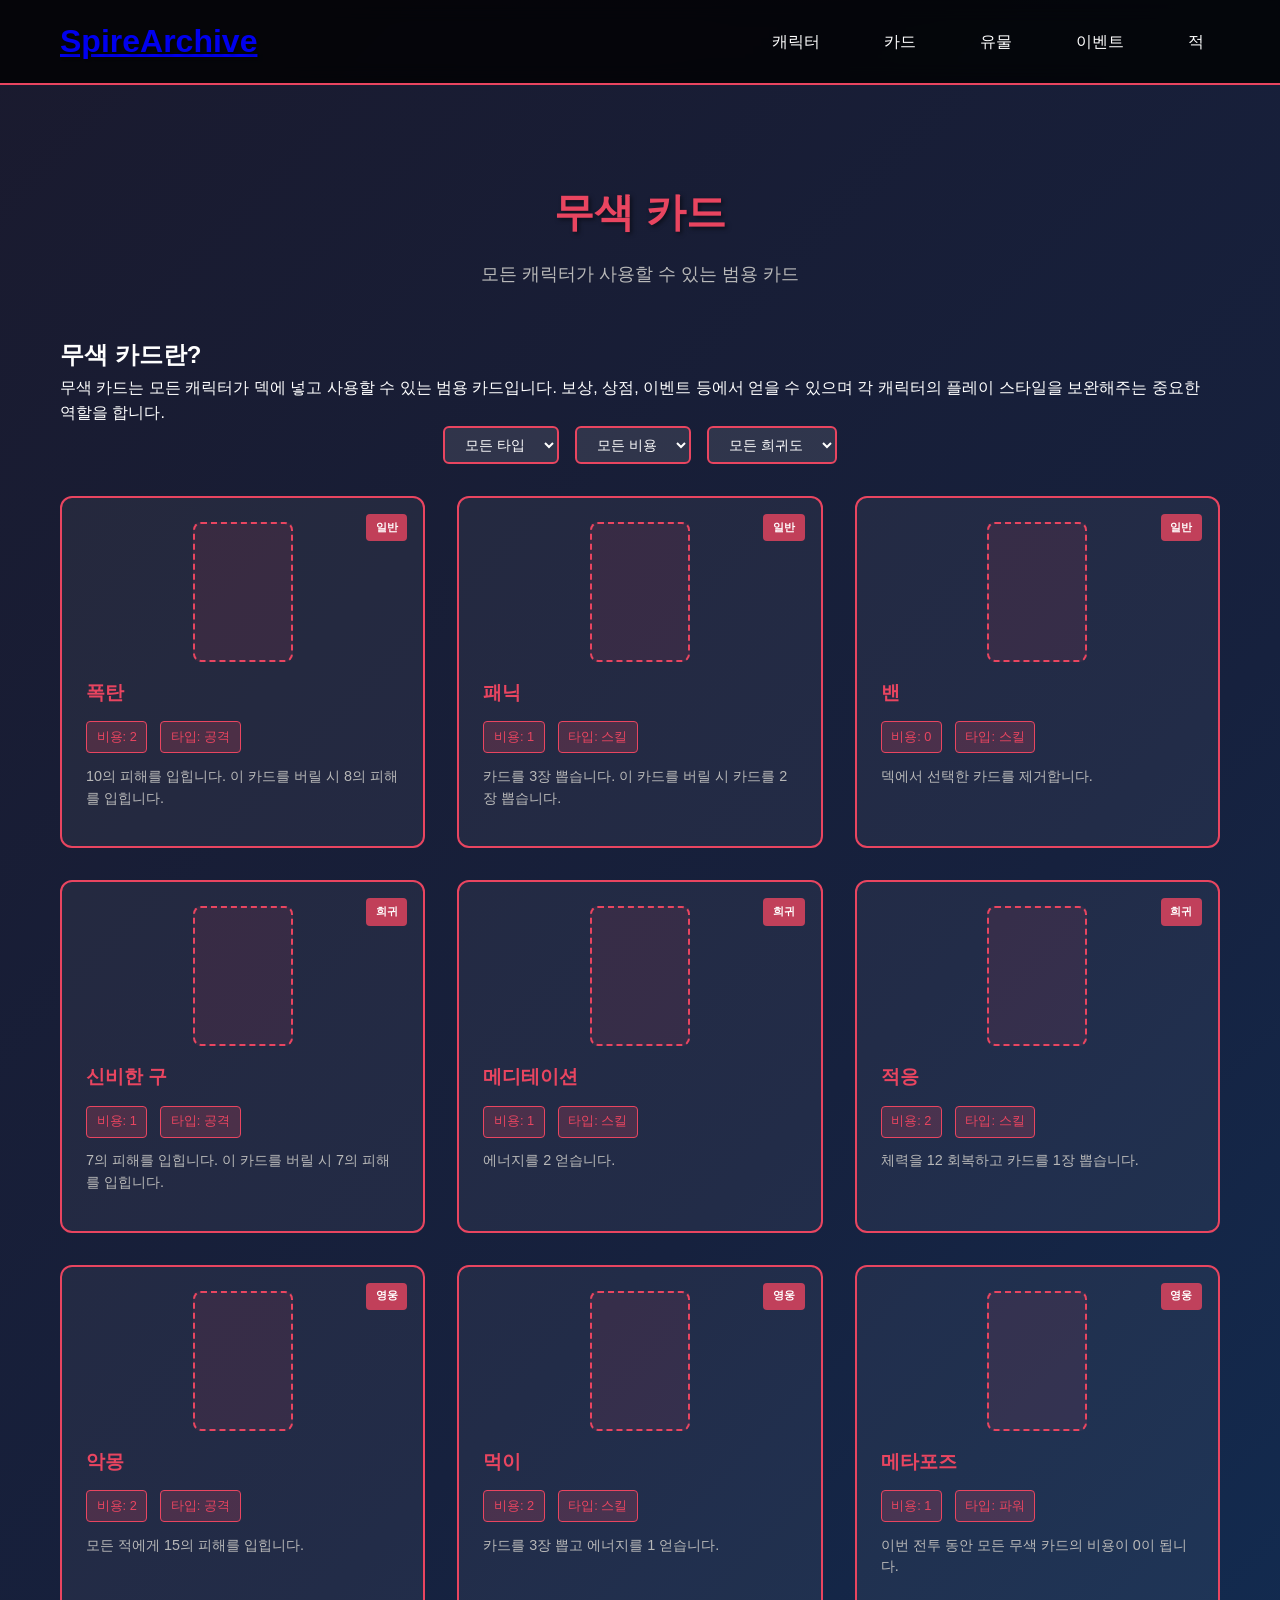
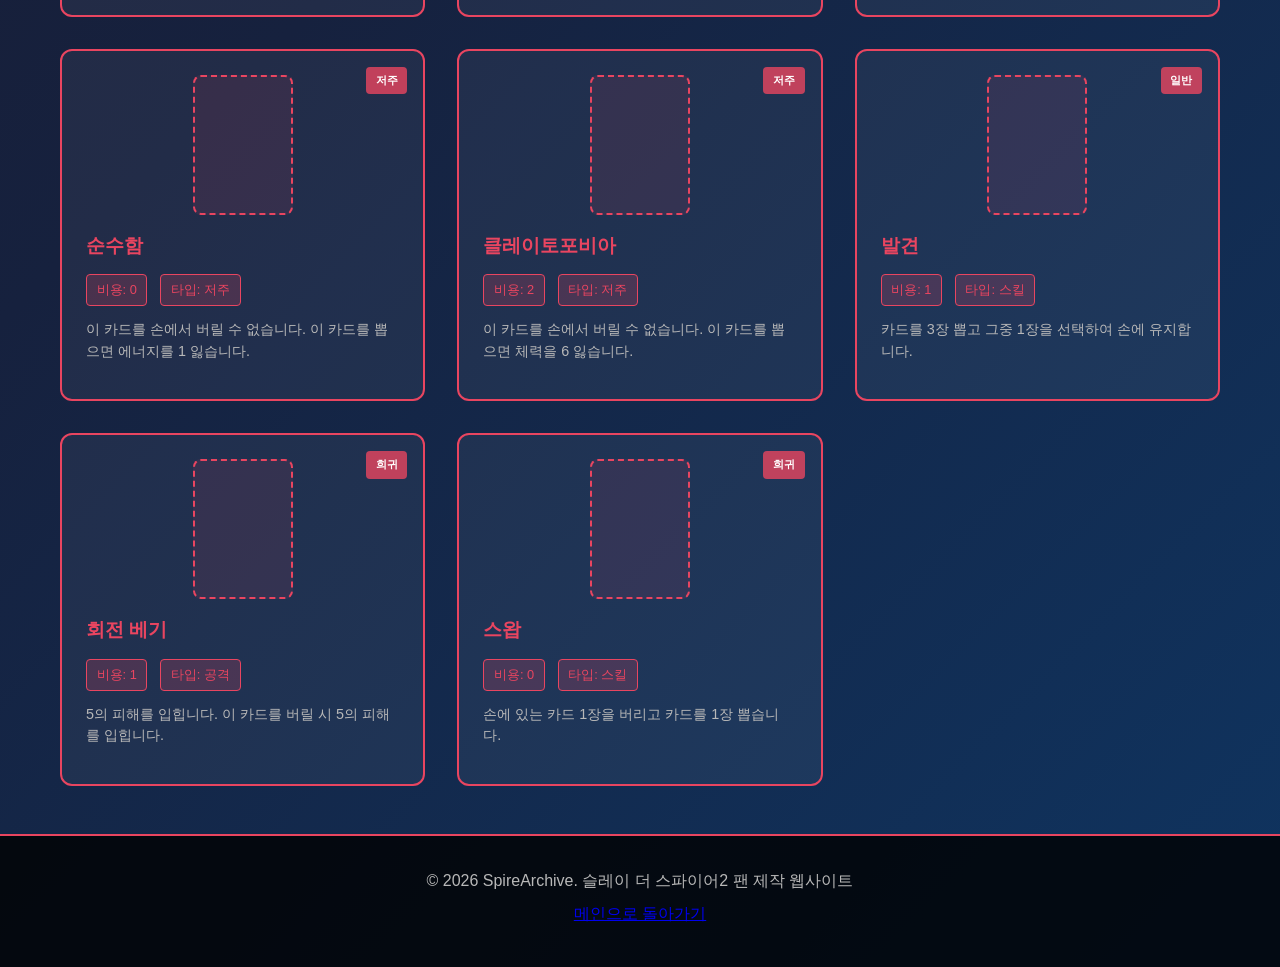
<file: pages/colorless-cards.html>
<!DOCTYPE html>
<html lang="ko">
<head>
    <meta charset="UTF-8">
    <meta name="viewport" content="width=device-width, initial-scale=1.0">
    <title>무색 카드 - SpireArchive</title>
    <link rel="stylesheet" href="../css/style.css">
    <link rel="stylesheet" href="../css/cards.css">
</head>
<body>
    <header class="header">
        <div class="container">
            <div class="logo">
                <h1><a href="../index.html">SpireArchive</a></h1>
            </div>
            <nav class="nav">
                <ul class="nav-list">
                    <li><a href="../index.html#characters" class="nav-link">캐릭터</a></li>
                    <li><a href="../index.html#cards" class="nav-link">카드</a></li>
                    <li><a href="../index.html#relics" class="nav-link">유물</a></li>
                    <li><a href="../index.html#events" class="nav-link">이벤트</a></li>
                    <li><a href="../index.html#enemies" class="nav-link">적</a></li>
                </ul>
            </nav>
        </div>
    </header>

    <main class="main cards-page">
        <div class="container">
            <div class="page-header">
                <h1>무색 카드</h1>
                <p class="page-description">모든 캐릭터가 사용할 수 있는 범용 카드</p>
            </div>

            <div class="colorless-intro">
                <div class="intro-content">
                    <h2>무색 카드란?</h2>
                    <p>무색 카드는 모든 캐릭터가 덱에 넣고 사용할 수 있는 범용 카드입니다. 보상, 상점, 이벤트 등에서 얻을 수 있으며 각 캐릭터의 플레이 스타일을 보완해주는 중요한 역할을 합니다.</p>
                    <div class="intro-image">
                        <!-- TODO: 무색 카드 예시 이미지 -->
                    </div>
                </div>
            </div>

            <div class="cards-filter">
                <select class="filter-select" data-filter="type">
                    <option value="all">모든 타입</option>
                    <option value="attack">공격</option>
                    <option value="skill">스킬</option>
                    <option value="power">파워</option>
                    <option value="curse">저주</option>
                </select>
                <select class="filter-select" data-filter="cost">
                    <option value="all">모든 비용</option>
                    <option value="0">비용 0</option>
                    <option value="1">비용 1</option>
                    <option value="2">비용 2</option>
                    <option value="3">비용 3+</option>
                </select>
                <select class="filter-select" data-filter="rarity">
                    <option value="all">모든 희귀도</option>
                    <option value="common">일반</option>
                    <option value="uncommon">희귀</option>
                    <option value="rare">영웅</option>
                </select>
            </div>

            <div class="cards-grid">
                <div class="card-item" data-type="attack" data-cost="2" data-rarity="common">
                    <div class="card-image">
                        <!-- TODO: 폭탄 카드 이미지 -->
                    </div>
                    <div class="card-details">
                        <h3>폭탄</h3>
                        <div class="card-stats">
                            <span class="cost">비용: 2</span>
                            <span class="type">타입: 공격</span>
                        </div>
                        <p class="card-description">10의 피해를 입힙니다. 이 카드를 버릴 시 8의 피해를 입힙니다.</p>
                        <div class="card-rarity">일반</div>
                    </div>
                </div>

                <div class="card-item" data-type="skill" data-cost="1" data-rarity="common">
                    <div class="card-image">
                        <!-- TODO: 패닉 카드 이미지 -->
                    </div>
                    <div class="card-details">
                        <h3>패닉</h3>
                        <div class="card-stats">
                            <span class="cost">비용: 1</span>
                            <span class="type">타입: 스킬</span>
                        </div>
                        <p class="card-description">카드를 3장 뽑습니다. 이 카드를 버릴 시 카드를 2장 뽑습니다.</p>
                        <div class="card-rarity">일반</div>
                    </div>
                </div>

                <div class="card-item" data-type="skill" data-cost="0" data-rarity="common">
                    <div class="card-image">
                        <!-- TODO: 밴 카드 이미지 -->
                    </div>
                    <div class="card-details">
                        <h3>밴</h3>
                        <div class="card-stats">
                            <span class="cost">비용: 0</span>
                            <span class="type">타입: 스킬</span>
                        </div>
                        <p class="card-description">덱에서 선택한 카드를 제거합니다.</p>
                        <div class="card-rarity">일반</div>
                    </div>
                </div>

                <div class="card-item" data-type="attack" data-cost="1" data-rarity="uncommon">
                    <div class="card-image">
                        <!-- TODO: 신비한 구 카드 이미지 -->
                    </div>
                    <div class="card-details">
                        <h3>신비한 구</h3>
                        <div class="card-stats">
                            <span class="cost">비용: 1</span>
                            <span class="type">타입: 공격</span>
                        </div>
                        <p class="card-description">7의 피해를 입힙니다. 이 카드를 버릴 시 7의 피해를 입힙니다.</p>
                        <div class="card-rarity">희귀</div>
                    </div>
                </div>

                <div class="card-item" data-type="skill" data-cost="1" data-rarity="uncommon">
                    <div class="card-image">
                        <!-- TODO: 메디테이션 카드 이미지 -->
                    </div>
                    <div class="card-details">
                        <h3>메디테이션</h3>
                        <div class="card-stats">
                            <span class="cost">비용: 1</span>
                            <span class="type">타입: 스킬</span>
                        </div>
                        <p class="card-description">에너지를 2 얻습니다.</p>
                        <div class="card-rarity">희귀</div>
                    </div>
                </div>

                <div class="card-item" data-type="skill" data-cost="2" data-rarity="uncommon">
                    <div class="card-image">
                        <!-- TODO: 적응 카드 이미지 -->
                    </div>
                    <div class="card-details">
                        <h3>적응</h3>
                        <div class="card-stats">
                            <span class="cost">비용: 2</span>
                            <span class="type">타입: 스킬</span>
                        </div>
                        <p class="card-description">체력을 12 회복하고 카드를 1장 뽑습니다.</p>
                        <div class="card-rarity">희귀</div>
                    </div>
                </div>

                <div class="card-item" data-type="attack" data-cost="2" data-rarity="rare">
                    <div class="card-image">
                        <!-- TODO: 악몽 카드 이미지 -->
                    </div>
                    <div class="card-details">
                        <h3>악몽</h3>
                        <div class="card-stats">
                            <span class="cost">비용: 2</span>
                            <span class="type">타입: 공격</span>
                        </div>
                        <p class="card-description">모든 적에게 15의 피해를 입힙니다.</p>
                        <div class="card-rarity">영웅</div>
                    </div>
                </div>

                <div class="card-item" data-type="skill" data-cost="2" data-rarity="rare">
                    <div class="card-image">
                        <!-- TODO: 먹이 카드 이미지 -->
                    </div>
                    <div class="card-details">
                        <h3>먹이</h3>
                        <div class="card-stats">
                            <span class="cost">비용: 2</span>
                            <span class="type">타입: 스킬</span>
                        </div>
                        <p class="card-description">카드를 3장 뽑고 에너지를 1 얻습니다.</p>
                        <div class="card-rarity">영웅</div>
                    </div>
                </div>

                <div class="card-item" data-type="power" data-cost="1" data-rarity="rare">
                    <div class="card-image">
                        <!-- TODO: 메타포즈 카드 이미지 -->
                    </div>
                    <div class="card-details">
                        <h3>메타포즈</h3>
                        <div class="card-stats">
                            <span class="cost">비용: 1</span>
                            <span class="type">타입: 파워</span>
                        </div>
                        <p class="card-description">이번 전투 동안 모든 무색 카드의 비용이 0이 됩니다.</p>
                        <div class="card-rarity">영웅</div>
                    </div>
                </div>

                <div class="card-item" data-type="curse" data-cost="0" data-rarity="curse">
                    <div class="card-image">
                        <!-- TODO: 순수함 카드 이미지 -->
                    </div>
                    <div class="card-details">
                        <h3>순수함</h3>
                        <div class="card-stats">
                            <span class="cost">비용: 0</span>
                            <span class="type">타입: 저주</span>
                        </div>
                        <p class="card-description">이 카드를 손에서 버릴 수 없습니다. 이 카드를 뽑으면 에너지를 1 잃습니다.</p>
                        <div class="card-rarity">저주</div>
                    </div>
                </div>

                <div class="card-item" data-type="curse" data-cost="2" data-rarity="curse">
                    <div class="card-image">
                        <!-- TODO: 클레이토포비아 카드 이미지 -->
                    </div>
                    <div class="card-details">
                        <h3>클레이토포비아</h3>
                        <div class="card-stats">
                            <span class="cost">비용: 2</span>
                            <span class="type">타입: 저주</span>
                        </div>
                        <p class="card-description">이 카드를 손에서 버릴 수 없습니다. 이 카드를 뽑으면 체력을 6 잃습니다.</p>
                        <div class="card-rarity">저주</div>
                    </div>
                </div>

                <div class="card-item" data-type="skill" data-cost="1" data-rarity="common">
                    <div class="card-image">
                        <!-- TODO: 발견 카드 이미지 -->
                    </div>
                    <div class="card-details">
                        <h3>발견</h3>
                        <div class="card-stats">
                            <span class="cost">비용: 1</span>
                            <span class="type">타입: 스킬</span>
                        </div>
                        <p class="card-description">카드를 3장 뽑고 그중 1장을 선택하여 손에 유지합니다.</p>
                        <div class="card-rarity">일반</div>
                    </div>
                </div>

                <div class="card-item" data-type="attack" data-cost="1" data-rarity="uncommon">
                    <div class="card-image">
                        <!-- TODO: 회전 베기 카드 이미지 -->
                    </div>
                    <div class="card-details">
                        <h3>회전 베기</h3>
                        <div class="card-stats">
                            <span class="cost">비용: 1</span>
                            <span class="type">타입: 공격</span>
                        </div>
                        <p class="card-description">5의 피해를 입힙니다. 이 카드를 버릴 시 5의 피해를 입힙니다.</p>
                        <div class="card-rarity">희귀</div>
                    </div>
                </div>

                <div class="card-item" data-type="skill" data-cost="0" data-rarity="uncommon">
                    <div class="card-image">
                        <!-- TODO: 스왑 카드 이미지 -->
                    </div>
                    <div class="card-details">
                        <h3>스왑</h3>
                        <div class="card-stats">
                            <span class="cost">비용: 0</span>
                            <span class="type">타입: 스킬</span>
                        </div>
                        <p class="card-description">손에 있는 카드 1장을 버리고 카드를 1장 뽑습니다.</p>
                        <div class="card-rarity">희귀</div>
                    </div>
                </div>
            </div>
        </div>
    </main>

    <footer class="footer">
        <div class="container">
            <p>&copy; 2026 SpireArchive. 슬레이 더 스파이어2 팬 제작 웹사이트</p>
            <p><a href="../index.html">메인으로 돌아가기</a></p>
        </div>
    </footer>

    <script src="../js/main.js"></script>
    <script src="../js/cards.js"></script>
</body>
</html>
</file>
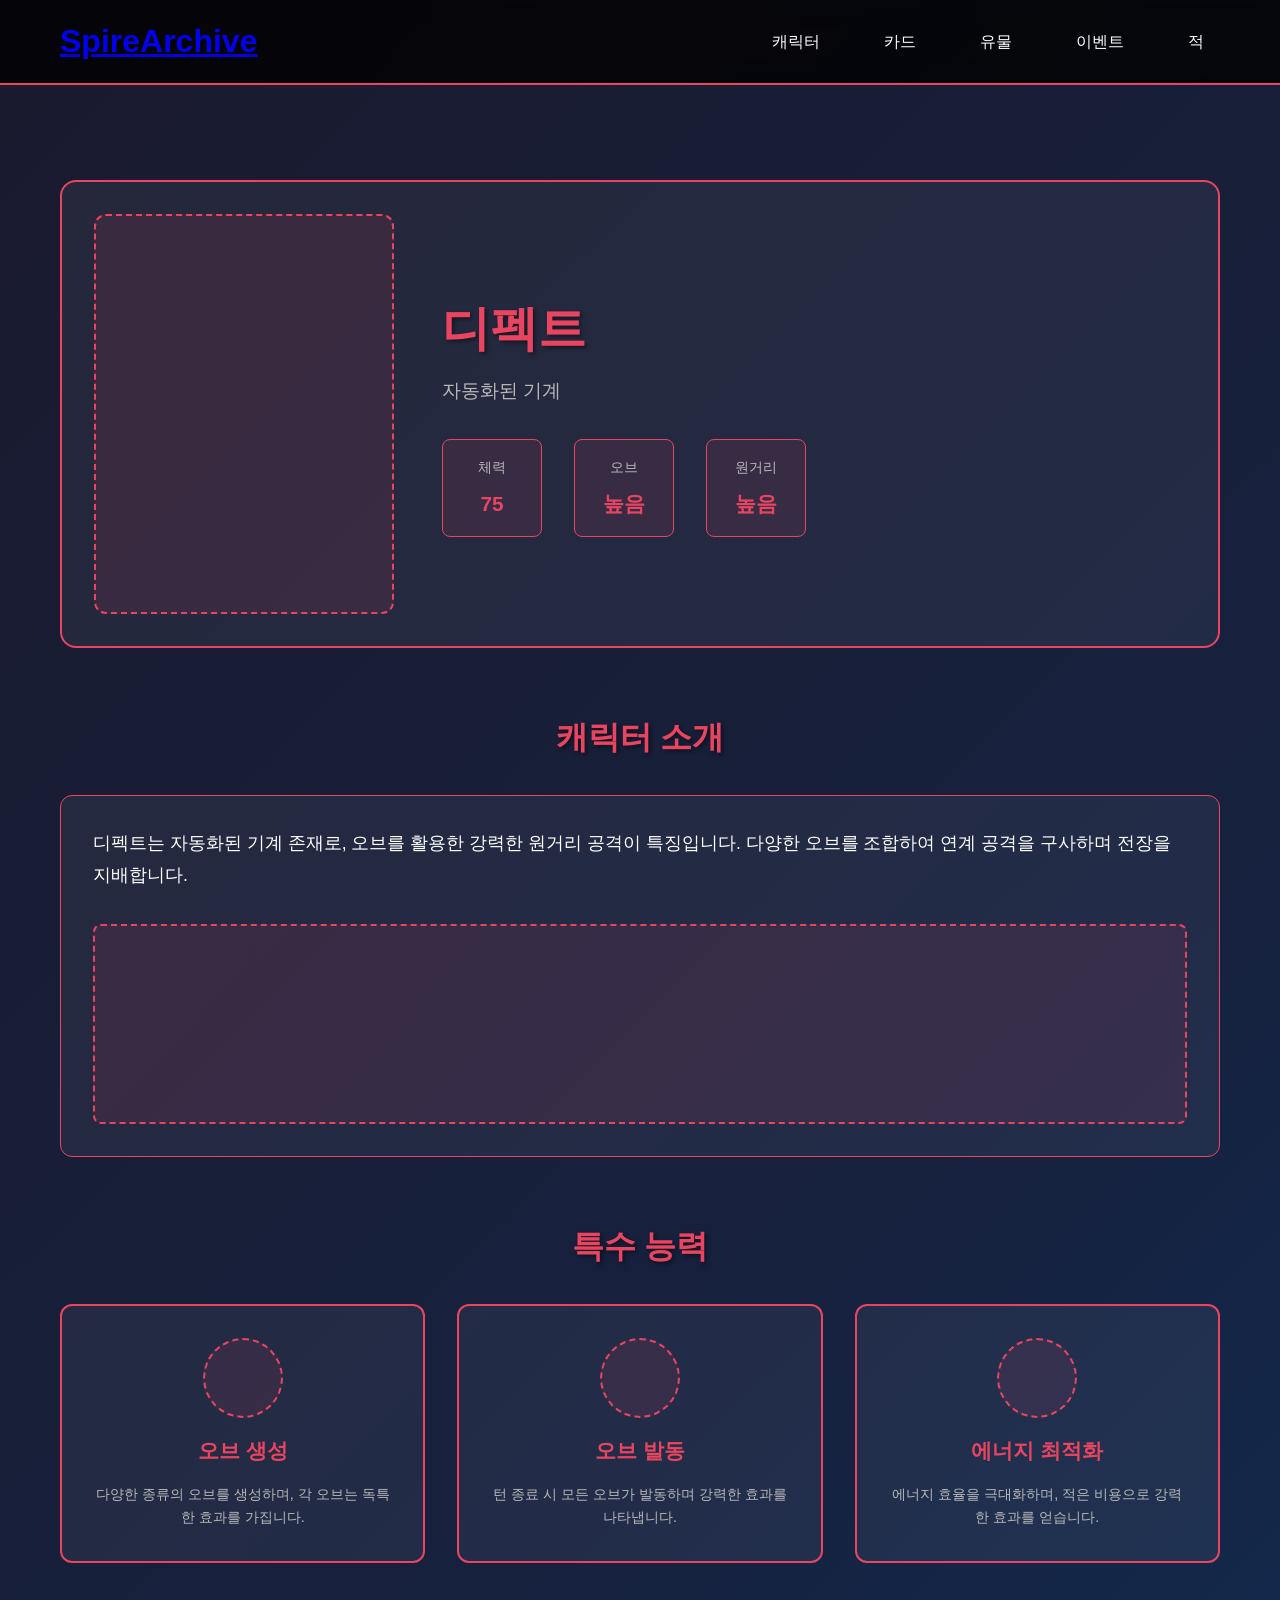
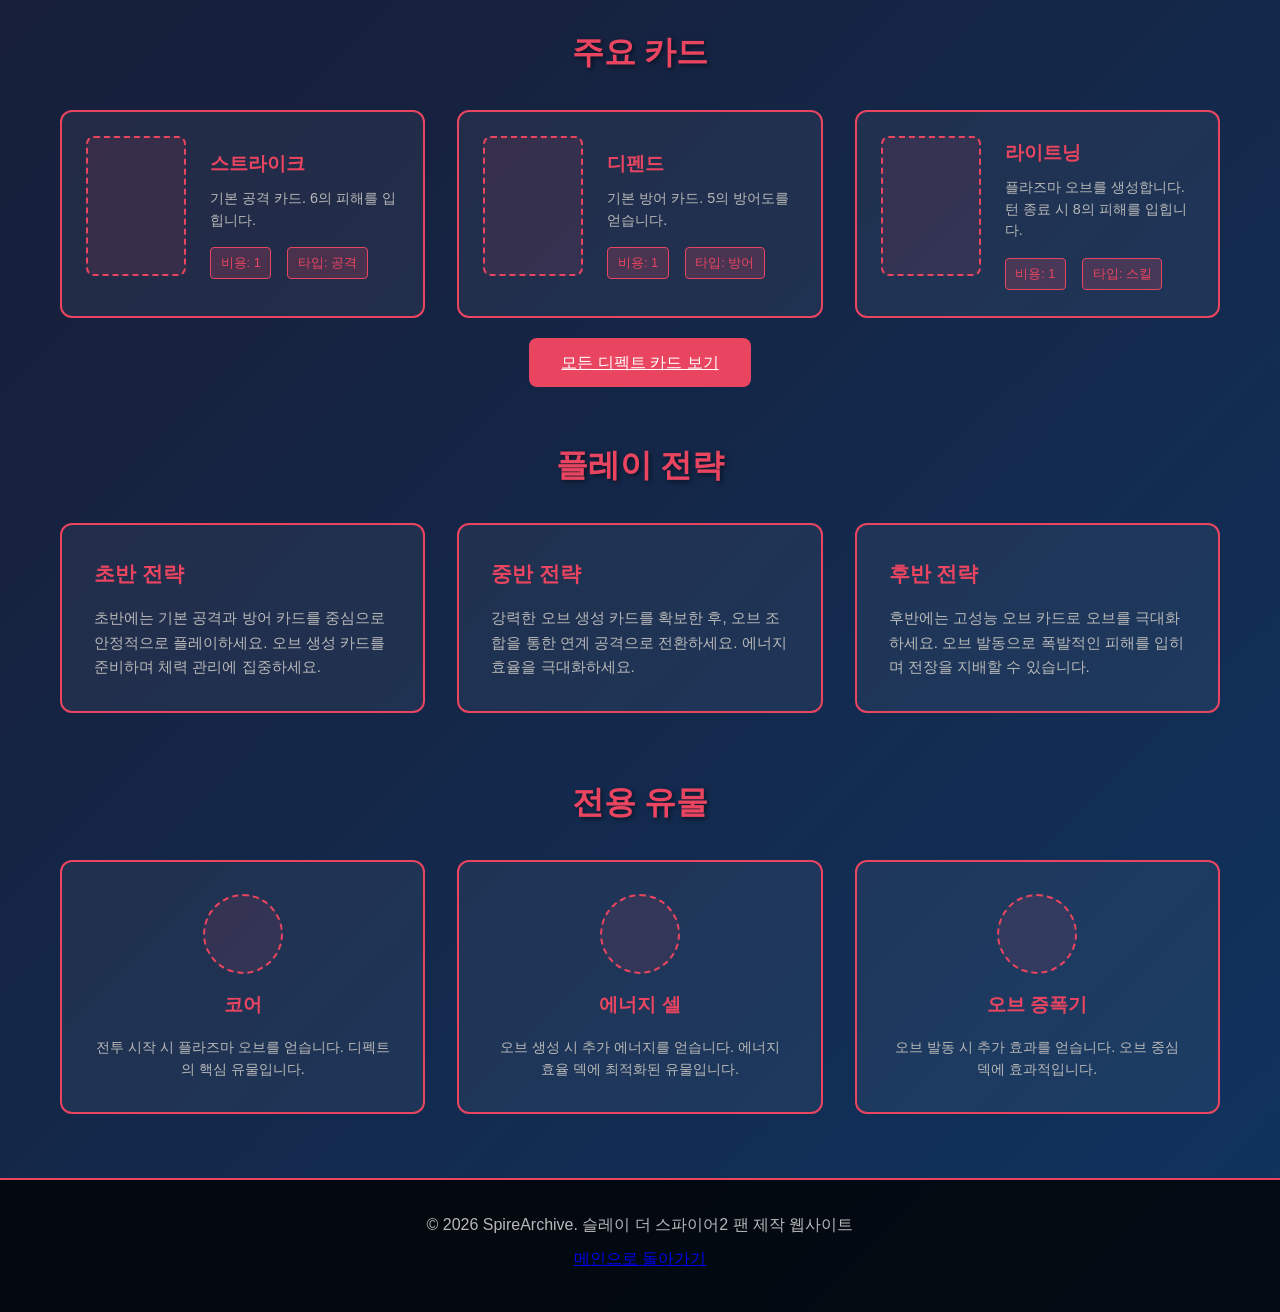
<file: pages/defect.html>
<!DOCTYPE html>
<html lang="ko">
<head>
    <meta charset="UTF-8">
    <meta name="viewport" content="width=device-width, initial-scale=1.0">
    <title>디펙트 - SpireArchive</title>
    <link rel="stylesheet" href="../css/style.css">
    <link rel="stylesheet" href="../css/character.css">
</head>
<body>
    <header class="header">
        <div class="container">
            <div class="logo">
                <h1><a href="../index.html">SpireArchive</a></h1>
            </div>
            <nav class="nav">
                <ul class="nav-list">
                    <li><a href="../index.html#characters" class="nav-link">캐릭터</a></li>
                    <li><a href="../index.html#cards" class="nav-link">카드</a></li>
                    <li><a href="../index.html#relics" class="nav-link">유물</a></li>
                    <li><a href="../index.html#events" class="nav-link">이벤트</a></li>
                    <li><a href="../index.html#enemies" class="nav-link">적</a></li>
                </ul>
            </nav>
        </div>
    </header>

    <main class="main character-page">
        <div class="container">
            <div class="character-header">
                <div class="character-portrait">
                    <!-- TODO: 디펙트 전신 이미지 -->
                </div>
                <div class="character-info">
                    <h1>디펙트</h1>
                    <p class="character-subtitle">자동화된 기계</p>
                    <div class="character-stats">
                        <div class="stat">
                            <span class="stat-label">체력</span>
                            <span class="stat-value">75</span>
                        </div>
                        <div class="stat">
                            <span class="stat-label">오브</span>
                            <span class="stat-value">높음</span>
                        </div>
                        <div class="stat">
                            <span class="stat-label">원거리</span>
                            <span class="stat-value">높음</span>
                        </div>
                    </div>
                </div>
            </div>

            <section class="character-description">
                <h2>캐릭터 소개</h2>
                <div class="description-content">
                    <p>디펙트는 자동화된 기계 존재로, 오브를 활용한 강력한 원거리 공격이 특징입니다. 다양한 오브를 조합하여 연계 공격을 구사하며 전장을 지배합니다.</p>
                    <!-- TODO: 디펙트 배경 이미지 -->
                    <div class="character-background">
                        <!-- 배경 이미지 공간 -->
                    </div>
                </div>
            </section>

            <section class="character-abilities">
                <h2>특수 능력</h2>
                <div class="abilities-grid">
                    <div class="ability-card">
                        <div class="ability-icon">
                            <!-- TODO: 능력 아이콘 -->
                        </div>
                        <h3>오브 생성</h3>
                        <p>다양한 종류의 오브를 생성하며, 각 오브는 독특한 효과를 가집니다.</p>
                    </div>
                    <div class="ability-card">
                        <div class="ability-icon">
                            <!-- TODO: 능력 아이콘 -->
                        </div>
                        <h3>오브 발동</h3>
                        <p>턴 종료 시 모든 오브가 발동하며 강력한 효과를 나타냅니다.</p>
                    </div>
                    <div class="ability-card">
                        <div class="ability-icon">
                            <!-- TODO: 능력 아이콘 -->
                        </div>
                        <h3>에너지 최적화</h3>
                        <p>에너지 효율을 극대화하며, 적은 비용으로 강력한 효과를 얻습니다.</p>
                    </div>
                </div>
            </section>

            <section class="character-cards">
                <h2>주요 카드</h2>
                <div class="cards-showcase">
                    <div class="card-item">
                        <div class="card-image">
                            <!-- TODO: 스트라이크 카드 이미지 -->
                        </div>
                        <div class="card-info">
                            <h3>스트라이크</h3>
                            <p>기본 공격 카드. 6의 피해를 입힙니다.</p>
                            <div class="card-stats">
                                <span class="cost">비용: 1</span>
                                <span class="type">타입: 공격</span>
                            </div>
                        </div>
                    </div>
                    <div class="card-item">
                        <div class="card-image">
                            <!-- TODO: 디펜드 카드 이미지 -->
                        </div>
                        <div class="card-info">
                            <h3>디펜드</h3>
                            <p>기본 방어 카드. 5의 방어도를 얻습니다.</p>
                            <div class="card-stats">
                                <span class="cost">비용: 1</span>
                                <span class="type">타입: 방어</span>
                            </div>
                        </div>
                    </div>
                    <div class="card-item">
                        <div class="card-image">
                            <!-- TODO: 라이트닝 카드 이미지 -->
                        </div>
                        <div class="card-info">
                            <h3>라이트닝</h3>
                            <p>플라즈마 오브를 생성합니다. 턴 종료 시 8의 피해를 입힙니다.</p>
                            <div class="card-stats">
                                <span class="cost">비용: 1</span>
                                <span class="type">타입: 스킬</span>
                            </div>
                        </div>
                    </div>
                </div>
                <div class="cards-link">
                    <a href="character-cards.html#defect" class="btn-primary">모든 디펙트 카드 보기</a>
                </div>
            </section>

            <section class="character-strategy">
                <h2>플레이 전략</h2>
                <div class="strategy-content">
                    <div class="strategy-section">
                        <h3>초반 전략</h3>
                        <p>초반에는 기본 공격과 방어 카드를 중심으로 안정적으로 플레이하세요. 오브 생성 카드를 준비하며 체력 관리에 집중하세요.</p>
                    </div>
                    <div class="strategy-section">
                        <h3>중반 전략</h3>
                        <p>강력한 오브 생성 카드를 확보한 후, 오브 조합을 통한 연계 공격으로 전환하세요. 에너지 효율을 극대화하세요.</p>
                    </div>
                    <div class="strategy-section">
                        <h3>후반 전략</h3>
                        <p>후반에는 고성능 오브 카드로 오브를 극대화하세요. 오브 발동으로 폭발적인 피해를 입히며 전장을 지배할 수 있습니다.</p>
                    </div>
                </div>
            </section>

            <section class="character-relics">
                <h2>전용 유물</h2>
                <div class="relics-grid">
                    <div class="relic-item">
                        <div class="relic-image">
                            <!-- TODO: 유물 이미지 -->
                        </div>
                        <h3>코어</h3>
                        <p>전투 시작 시 플라즈마 오브를 얻습니다. 디펙트의 핵심 유물입니다.</p>
                    </div>
                    <div class="relic-item">
                        <div class="relic-image">
                            <!-- TODO: 유물 이미지 -->
                        </div>
                        <h3>에너지 셀</h3>
                        <p>오브 생성 시 추가 에너지를 얻습니다. 에너지 효율 덱에 최적화된 유물입니다.</p>
                    </div>
                    <div class="relic-item">
                        <div class="relic-image">
                            <!-- TODO: 유물 이미지 -->
                        </div>
                        <h3>오브 증폭기</h3>
                        <p>오브 발동 시 추가 효과를 얻습니다. 오브 중심 덱에 효과적입니다.</p>
                    </div>
                </div>
            </section>
        </div>
    </main>

    <footer class="footer">
        <div class="container">
            <p>&copy; 2026 SpireArchive. 슬레이 더 스파이어2 팬 제작 웹사이트</p>
            <p><a href="../index.html">메인으로 돌아가기</a></p>
        </div>
    </footer>

    <script src="../js/main.js"></script>
</body>
</html>
</file>
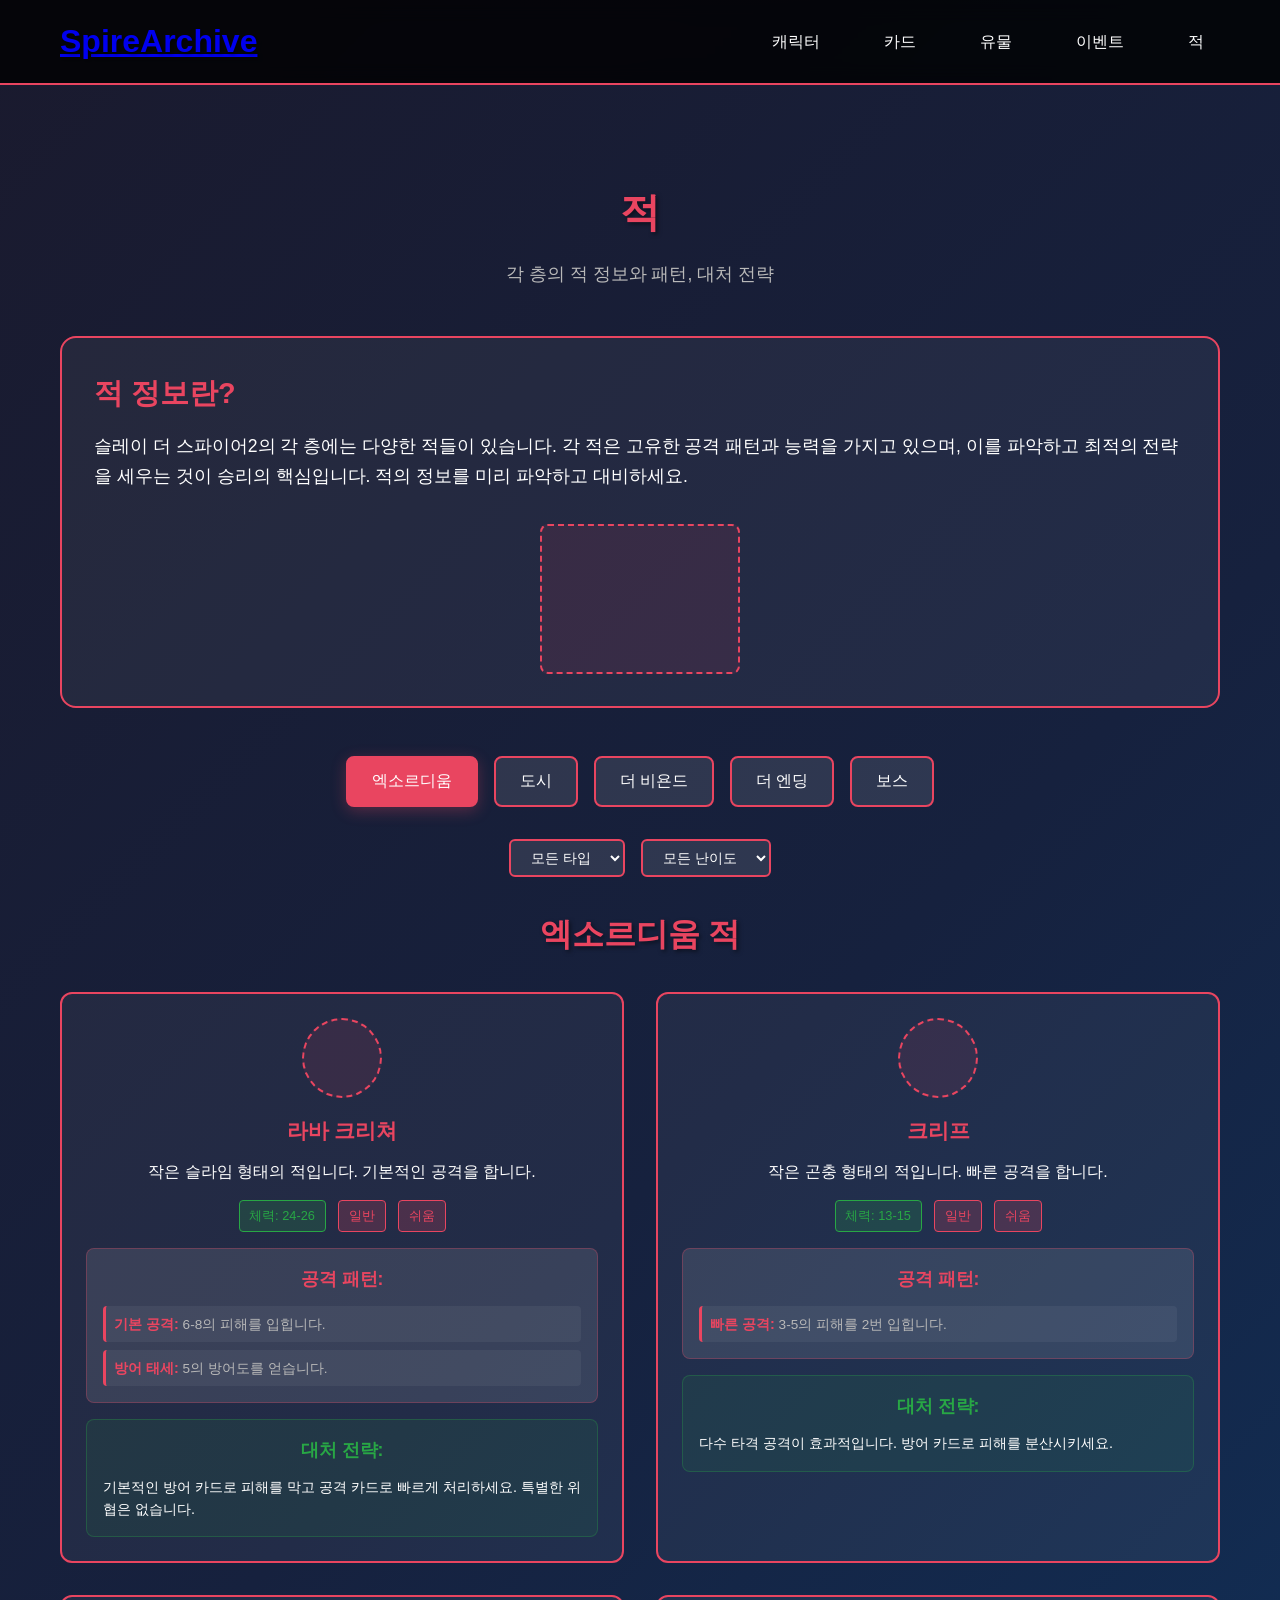
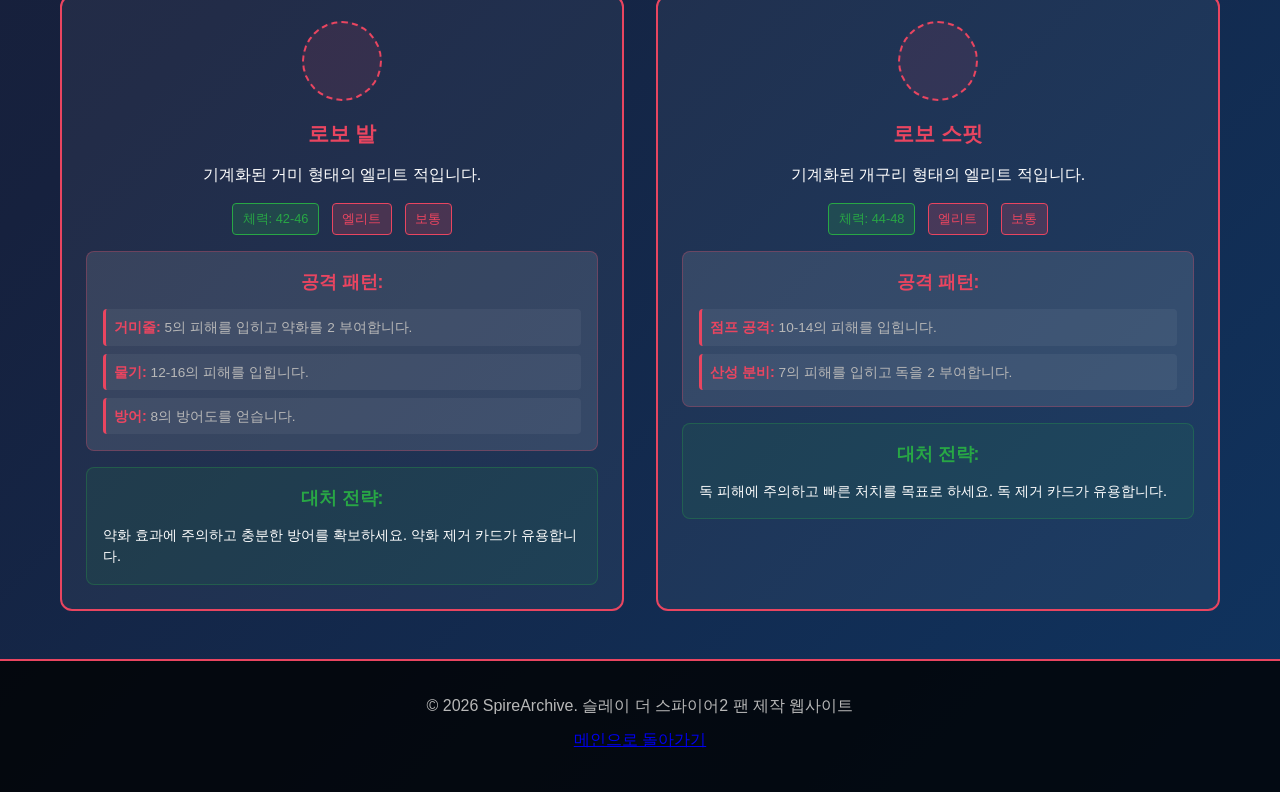
<file: pages/enemies.html>
<!DOCTYPE html>
<html lang="ko">
<head>
    <meta charset="UTF-8">
    <meta name="viewport" content="width=device-width, initial-scale=1.0">
    <title>적 - SpireArchive</title>
    <link rel="stylesheet" href="../css/style.css">
    <link rel="stylesheet" href="../css/enemies.css">
</head>
<body>
    <header class="header">
        <div class="container">
            <div class="logo">
                <h1><a href="../index.html">SpireArchive</a></h1>
            </div>
            <nav class="nav">
                <ul class="nav-list">
                    <li><a href="../index.html#characters" class="nav-link">캐릭터</a></li>
                    <li><a href="../index.html#cards" class="nav-link">카드</a></li>
                    <li><a href="../index.html#relics" class="nav-link">유물</a></li>
                    <li><a href="../index.html#events" class="nav-link">이벤트</a></li>
                    <li><a href="../index.html#enemies" class="nav-link">적</a></li>
                </ul>
            </nav>
        </div>
    </header>

    <main class="main enemies-page">
        <div class="container">
            <div class="page-header">
                <h1>적</h1>
                <p class="page-description">각 층의 적 정보와 패턴, 대처 전략</p>
            </div>

            <div class="enemies-intro">
                <div class="intro-content">
                    <h2>적 정보란?</h2>
                    <p>슬레이 더 스파이어2의 각 층에는 다양한 적들이 있습니다. 각 적은 고유한 공격 패턴과 능력을 가지고 있으며, 이를 파악하고 최적의 전략을 세우는 것이 승리의 핵심입니다. 적의 정보를 미리 파악하고 대비하세요.</p>
                    <div class="intro-image">
                        <!-- TODO: 적 예시 이미지 -->
                    </div>
                </div>
            </div>

            <div class="enemies-categories">
                <div class="category-tabs">
                    <button class="tab-btn active" data-category="exordium">엑소르디움</button>
                    <button class="tab-btn" data-category="city">도시</button>
                    <button class="tab-btn" data-category="thebeyond">더 비욘드</button>
                    <button class="tab-btn" data-category="theending">더 엔딩</button>
                    <button class="tab-btn" data-category="boss">보스</button>
                </div>
            </div>

            <div class="enemies-filter">
                <select class="filter-select" data-filter="type">
                    <option value="all">모든 타입</option>
                    <option value="normal">일반</option>
                    <option value="elite">엘리트</option>
                    <option value="boss">보스</option>
                </select>
                <select class="filter-select" data-filter="difficulty">
                    <option value="all">모든 난이도</option>
                    <option value="easy">쉬움</option>
                    <option value="medium">보통</option>
                    <option value="hard">어려움</option>
                    <option value="extreme">매우 어려움</option>
                </select>
            </div>

            <!-- 엑소르디움 적 -->
            <div id="exordium" class="enemies-section active">
                <h2>엑소르디움 적</h2>
                <div class="enemies-grid">
                    <div class="enemy-item" data-type="normal" data-difficulty="easy">
                        <div class="enemy-image">
                            <!-- TODO: 라바 크리쳐 이미지 -->
                        </div>
                        <div class="enemy-details">
                            <h3>라바 크리쳐</h3>
                            <p class="enemy-description">작은 슬라임 형태의 적입니다. 기본적인 공격을 합니다.</p>
                            <div class="enemy-stats">
                                <span class="health">체력: 24-26</span>
                                <span class="type">일반</span>
                                <span class="difficulty">쉬움</span>
                            </div>
                            <div class="enemy-patterns">
                                <h4>공격 패턴:</h4>
                                <div class="pattern">
                                    <strong>기본 공격:</strong> 6-8의 피해를 입힙니다.
                                </div>
                                <div class="pattern">
                                    <strong>방어 태세:</strong> 5의 방어도를 얻습니다.
                                </div>
                            </div>
                            <div class="enemy-strategy">
                                <h4>대처 전략:</h4>
                                <p>기본적인 방어 카드로 피해를 막고 공격 카드로 빠르게 처리하세요. 특별한 위협은 없습니다.</p>
                            </div>
                        </div>
                    </div>

                    <div class="enemy-item" data-type="normal" data-difficulty="easy">
                        <div class="enemy-image">
                            <!-- TODO: 크리프 이미지 -->
                        </div>
                        <div class="enemy-details">
                            <h3>크리프</h3>
                            <p class="enemy-description">작은 곤충 형태의 적입니다. 빠른 공격을 합니다.</p>
                            <div class="enemy-stats">
                                <span class="health">체력: 13-15</span>
                                <span class="type">일반</span>
                                <span class="difficulty">쉬움</span>
                            </div>
                            <div class="enemy-patterns">
                                <h4>공격 패턴:</h4>
                                <div class="pattern">
                                    <strong>빠른 공격:</strong> 3-5의 피해를 2번 입힙니다.
                                </div>
                            </div>
                            <div class="enemy-strategy">
                                <h4>대처 전략:</h4>
                                <p>다수 타격 공격이 효과적입니다. 방어 카드로 피해를 분산시키세요.</p>
                            </div>
                        </div>
                    </div>

                    <div class="enemy-item" data-type="elite" data-difficulty="medium">
                        <div class="enemy-image">
                            <!-- TODO: 로보 발 이미지 -->
                        </div>
                        <div class="enemy-details">
                            <h3>로보 발</h3>
                            <p class="enemy-description">기계화된 거미 형태의 엘리트 적입니다.</p>
                            <div class="enemy-stats">
                                <span class="health">체력: 42-46</span>
                                <span class="type">엘리트</span>
                                <span class="difficulty">보통</span>
                            </div>
                            <div class="enemy-patterns">
                                <h4>공격 패턴:</h4>
                                <div class="pattern">
                                    <strong>거미줄:</strong> 5의 피해를 입히고 약화를 2 부여합니다.
                                </div>
                                <div class="pattern">
                                    <strong>물기:</strong> 12-16의 피해를 입힙니다.
                                </div>
                                <div class="pattern">
                                    <strong>방어:</strong> 8의 방어도를 얻습니다.
                                </div>
                            </div>
                            <div class="enemy-strategy">
                                <h4>대처 전략:</h4>
                                <p>약화 효과에 주의하고 충분한 방어를 확보하세요. 약화 제거 카드가 유용합니다.</p>
                            </div>
                        </div>
                    </div>

                    <div class="enemy-item" data-type="elite" data-difficulty="medium">
                        <div class="enemy-image">
                            <!-- TODO: 로보 스핏 이미지 -->
                        </div>
                        <div class="enemy-details">
                            <h3>로보 스핏</h3>
                            <p class="enemy-description">기계화된 개구리 형태의 엘리트 적입니다.</p>
                            <div class="enemy-stats">
                                <span class="health">체력: 44-48</span>
                                <span class="type">엘리트</span>
                                <span class="difficulty">보통</span>
                            </div>
                            <div class="enemy-patterns">
                                <h4>공격 패턴:</h4>
                                <div class="pattern">
                                    <strong>점프 공격:</strong> 10-14의 피해를 입힙니다.
                                </div>
                                <div class="pattern">
                                    <strong>산성 분비:</strong> 7의 피해를 입히고 독을 2 부여합니다.
                                </div>
                            </div>
                            <div class="enemy-strategy">
                                <h4>대처 전략:</h4>
                                <p>독 피해에 주의하고 빠른 처치를 목표로 하세요. 독 제거 카드가 유용합니다.</p>
                            </div>
                        </div>
                    </div>
                </div>
            </div>

            <!-- 도시 적 -->
            <div id="city" class="enemies-section">
                <h2>도시 적</h2>
                <div class="enemies-grid">
                    <div class="enemy-item" data-type="normal" data-difficulty="medium">
                        <div class="enemy-image">
                            <!-- TODO: 로보 벌 이미지 -->
                        </div>
                        <div class="enemy-details">
                            <h3>로보 벌</h3>
                            <p class="enemy-description">기계화된 벌 형태의 적입니다.</p>
                            <div class="enemy-stats">
                                <span class="health">체력: 18-20</span>
                                <span class="type">일반</span>
                                <span class="difficulty">보통</span>
                            </div>
                            <div class="enemy-patterns">
                                <h4>공격 패턴:</h4>
                                <div class="pattern">
                                    <strong>침 공격:</strong> 8-10의 피해를 입힙니다.
                                </div>
                                <div class="pattern">
                                    <strong>군집 공격:</strong> 4의 피해를 3번 입힙니다.
                                </div>
                            </div>
                            <div class="enemy-strategy">
                                <h4>대처 전략:</h4>
                                <p>다수 타격 방어가 중요합니다. 단일 방어 카드보다 다수 방어 카드가 효과적입니다.</p>
                            </div>
                        </div>
                    </div>

                    <div class="enemy-item" data-type="normal" data-difficulty="medium">
                        <div class="enemy-image">
                            <!-- TODO: 로보 셀 이미지 -->
                        </div>
                        <div class="enemy-details">
                            <h3>로보 셀</h3>
                            <p class="enemy-description">기계화된 해파리 형태의 적입니다.</p>
                            <div class="enemy-stats">
                                <span class="health">체력: 22-24</span>
                                <span class="type">일반</span>
                                <span class="difficulty">보통</span>
                            </div>
                            <div class="enemy-patterns">
                                <h4>공격 패턴:</h4>
                                <div class="pattern">
                                    <strong>전기 충격:</strong> 9-11의 피해를 입힙니다.
                                </div>
                                <div class="pattern">
                                    <strong>마비 공격:</strong> 6의 피해를 입히고 마비를 1 부여합니다.
                                </div>
                            </div>
                            <div class="enemy-strategy">
                                <h4>대처 전략:</h4>
                                <p>마비 효과에 주의하세요. 마비 제거 카드나 충분한 에너지 확보가 중요합니다.</p>
                            </div>
                        </div>
                    </div>

                    <div class="enemy-item" data-type="elite" data-difficulty="hard">
                        <div class="enemy-image">
                            <!-- TODO: 로보 나이트 이미지 -->
                        </div>
                        <div class="enemy-details">
                            <h3>로보 나이트</h3>
                            <p class="enemy-description">무장된 기계 기사 형태의 엘리트 적입니다.</p>
                            <div class="enemy-stats">
                                <span class="health">체력: 58-64</span>
                                <span class="type">엘리트</span>
                                <span class="difficulty">어려움</span>
                            </div>
                            <div class="enemy-patterns">
                                <h4>공격 패턴:</h4>
                                <div class="pattern">
                                    <strong>강타:</strong> 16-20의 피해를 입힙니다.
                                </div>
                                <div class="pattern">
                                    <strong>방어 태세:</strong> 12의 방어도를 얻고 힘을 2 얻습니다.
                                </div>
                                <div class="pattern">
                                    <strong>연타 공격:</strong> 6의 피해를 3번 입힙니다.
                                </div>
                            </div>
                            <div class="enemy-strategy">
                                <h4>대처 전략:</h4>
                                <p>높은 피해와 방어력에 대비해야 합니다. 약점 노출이나 방어 무시 카드가 효과적입니다.</p>
                            </div>
                        </div>
                    </div>
                </div>
            </div>

            <!-- 더 비욘드 적 -->
            <div id="thebeyond" class="enemies-section">
                <h2>더 비욘드 적</h2>
                <div class="enemies-grid">
                    <div class="enemy-item" data-type="normal" data-difficulty="hard">
                        <div class="enemy-image">
                            <!-- TODO: 스피릿 이미지 -->
                        </div>
                        <div class="enemy-details">
                            <h3>스피릿</h3>
                            <p class="enemy-description">유령 형태의 적입니다. 물리 공격에 저항이 있습니다.</p>
                            <div class="enemy-stats">
                                <span class="health">체력: 30-32</span>
                                <span class="type">일반</span>
                                <span class="difficulty">어려움</span>
                            </div>
                            <div class="enemy-patterns">
                                <h4>공격 패턴:</h4>
                                <div class="pattern">
                                    <strong>음파 공격:</strong> 12-14의 피해를 입힙니다.
                                </div>
                                <div class="pattern">
                                    <strong>공포:</strong> 8의 피해를 입히고 무력화를 1 부여합니다.
                                </div>
                            </div>
                            <div class="enemy-strategy">
                                <h4>대처 전략:</h4>
                                <p>무력화 효과에 주의하고 마법 공격 카드를 활용하세요. 방어 카드로 피해를 최소화하세요.</p>
                            </div>
                        </div>
                    </div>

                    <div class="enemy-item" data-type="elite" data-difficulty="hard">
                        <div class="enemy-image">
                            <!-- TODO: 다크링 이미지 -->
                        </div>
                        <div class="enemy-details">
                            <h3>다크링</h3>
                            <p class="enemy-description">어둠의 정령 형태의 엘리트 적입니다.</p>
                            <div class="enemy-stats">
                                <span class="health">체력: 65-71</span>
                                <span class="type">엘리트</span>
                                <span class="difficulty">어려움</span>
                            </div>
                            <div class="enemy-patterns">
                                <h4>공격 패턴:</h4>
                                <div class="pattern">
                                    <strong>어둠의 손아귀:</strong> 18-22의 피해를 입힙니다.
                                </div>
                                <div class="pattern">
                                    <strong>어둠의 장막:</strong> 15의 방어도를 얻고 체력을 10 회복합니다.
                                </div>
                                <div class="pattern">
                                    <strong>영혼 흡수:</strong> 10의 피해를 입히고 체력을 10 회복합니다.
                                </div>
                            </div>
                            <div class="enemy-strategy">
                                <h4>대처 전략:</h4>
                                <p>자가 회복 능력에 대비해야 합니다. 빠른 처치와 방어 무시 카드가 중요합니다.</p>
                            </div>
                        </div>
                    </div>
                </div>
            </div>

            <!-- 더 엔딩 적 -->
            <div id="theending" class="enemies-section">
                <h2>더 엔딩 적</h2>
                <div class="enemies-grid">
                    <div class="enemy-item" data-type="normal" data-difficulty="extreme">
                        <div class="enemy-image">
                            <!-- TODO: 가디언 이미지 -->
                        </div>
                        <div class="enemy-details">
                            <h3>가디언</h3>
                            <p class="enemy-description">스파이어의 수호자입니다. 강력한 공격과 방어를 합니다.</p>
                            <div class="enemy-stats">
                                <span class="health">체력: 45-50</span>
                                <span class="type">일반</span>
                                <span class="difficulty">매우 어려움</span>
                            </div>
                            <div class="enemy-patterns">
                                <h4>공격 패턴:</h4>
                                <div class="pattern">
                                    <strong>수호자의 일격:</strong> 20-25의 피해를 입힙니다.
                                </div>
                                <div class="pattern">
                                    <strong>강화 방어:</strong> 20의 방어도를 얻습니다.
                                </div>
                            </div>
                            <div class="enemy-strategy">
                                <h4>대처 전략:</h4>
                                <p>높은 피해와 방어력에 대비해야 합니다. 약점 노출과 방어 무시 카드가 필수적입니다.</p>
                            </div>
                        </div>
                    </div>
                </div>
            </div>

            <!-- 보스 적 -->
            <div id="boss" class="enemies-section">
                <h2>보스 적</h2>
                <div class="enemies-grid">
                    <div class="enemy-item" data-type="boss" data-difficulty="hard">
                        <div class="enemy-image">
                            <!-- TODO: 가디언 보스 이미지 -->
                        </div>
                        <div class="enemy-details">
                            <h3>가디언 보스</h3>
                            <p class="enemy-description">엑소르디움의 보스입니다. 세 단계로 강화됩니다.</p>
                            <div class="enemy-stats">
                                <span class="health">체력: 120-140</span>
                                <span class="type">보스</span>
                                <span class="difficulty">어려움</span>
                            </div>
                            <div class="enemy-patterns">
                                <h4>공격 패턴:</h4>
                                <div class="pattern">
                                    <strong>1단계:</strong> 15-20의 피해를 입힙니다.
                                </div>
                                <div class="pattern">
                                    <strong>2단계:</strong> 20-25의 피해를 입히고 10의 방어도를 얻습니다.
                                </div>
                                <div class="pattern">
                                    <strong>3단계:</strong> 25-30의 피해를 입히고 20의 방어도를 얻습니다.
                                </div>
                            </div>
                            <div class="enemy-strategy">
                                <h4>대처 전략:</h4>
                                <p>단계별로 강화되므로 빠른 처치가 중요합니다. 방어 카드와 약점 노출이 필수적입니다.</p>
                            </div>
                        </div>
                    </div>

                    <div class="enemy-item" data-type="boss" data-difficulty="extreme">
                        <div class="enemy-image">
                            <!-- TODO: 최종 보스 이미지 -->
                        </div>
                        <div class="enemy-details">
                            <h3>최종 보스</h3>
                            <p class="enemy-description">스파이어의 최종 보스입니다. 모든 능력을 사용합니다.</p>
                            <div class="enemy-stats">
                                <span class="health">체력: 200-250</span>
                                <span class="type">보스</span>
                                <span class="difficulty">매우 어려움</span>
                            </div>
                            <div class="enemy-patterns">
                                <h4>공격 패턴:</h4>
                                <div class="pattern">
                                    <strong>파괴의 일격:</strong> 30-40의 피해를 입힙니다.
                                </div>
                                <div class="pattern">
                                    <strong>시간 조작:</strong> 턴을 추가로 얻습니다.
                                </div>
                                <div class="pattern">
                                    <strong>현실 왜곡:</strong> 모든 디버프를 제거하고 강력한 버프를 얻습니다.
                                </div>
                            </div>
                            <div class="enemy-strategy">
                                <h4>대처 전략:</h4>
                                <p>모든 능력을 동원해야 합니다. 방어, 약점 노출, 방어 무시 카드가 모두 필요합니다.</p>
                            </div>
                        </div>
                    </div>
                </div>
            </div>
        </div>
    </main>

    <footer class="footer">
        <div class="container">
            <p>&copy; 2026 SpireArchive. 슬레이 더 스파이어2 팬 제작 웹사이트</p>
            <p><a href="../index.html">메인으로 돌아가기</a></p>
        </div>
    </footer>

    <script src="../js/main.js"></script>
    <script src="../js/enemies.js"></script>
</body>
</html>
</file>
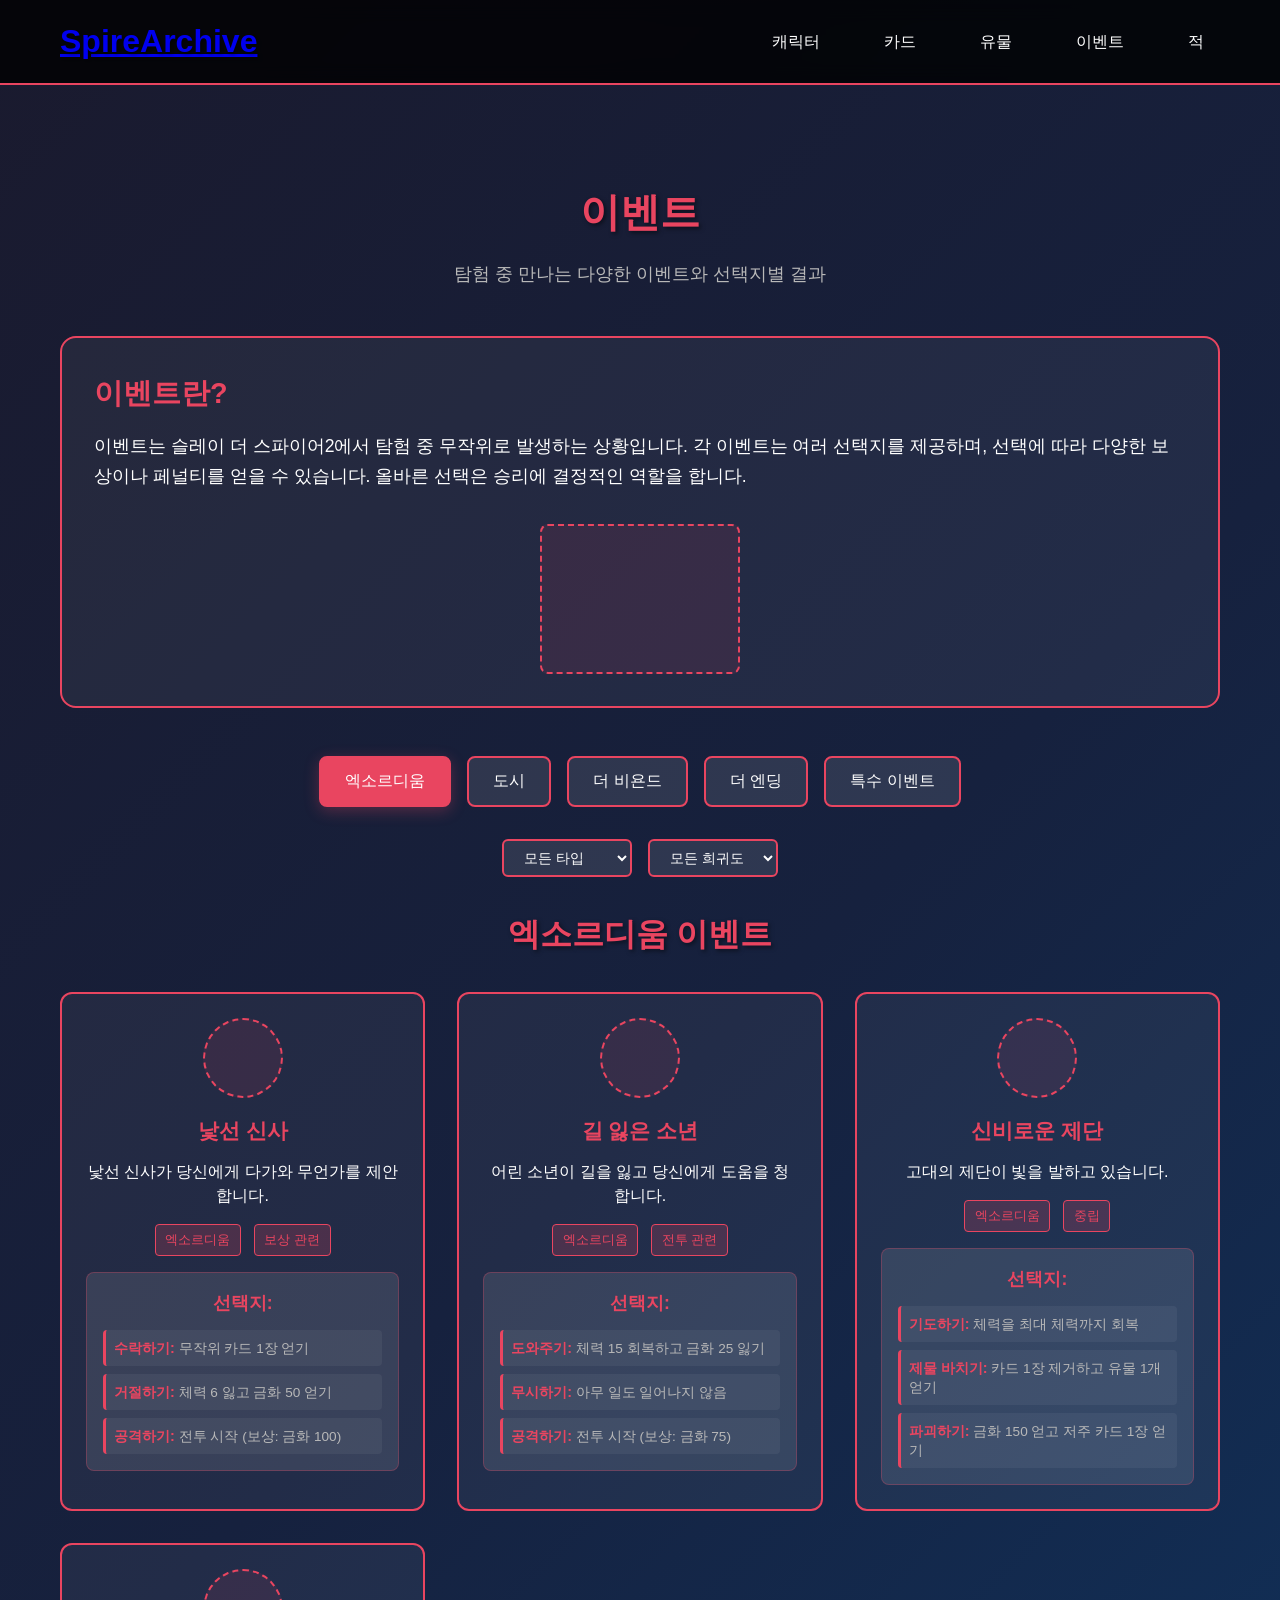
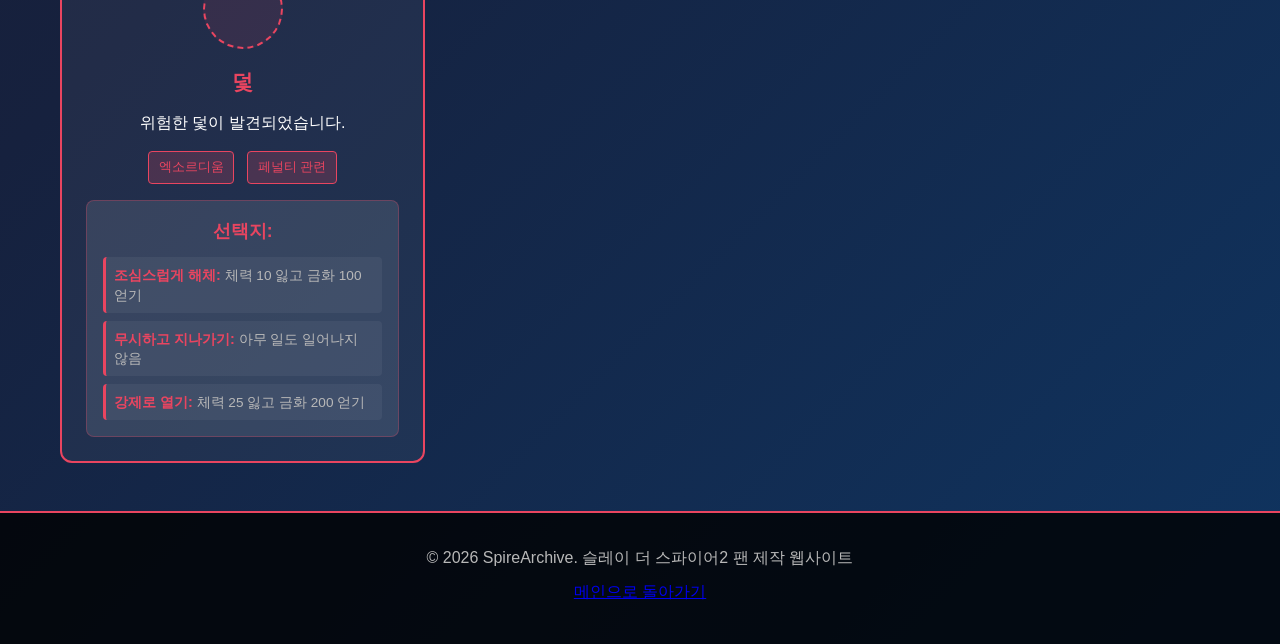
<file: pages/events.html>
<!DOCTYPE html>
<html lang="ko">
<head>
    <meta charset="UTF-8">
    <meta name="viewport" content="width=device-width, initial-scale=1.0">
    <title>이벤트 - SpireArchive</title>
    <link rel="stylesheet" href="../css/style.css">
    <link rel="stylesheet" href="../css/events.css">
</head>
<body>
    <header class="header">
        <div class="container">
            <div class="logo">
                <h1><a href="../index.html">SpireArchive</a></h1>
            </div>
            <nav class="nav">
                <ul class="nav-list">
                    <li><a href="../index.html#characters" class="nav-link">캐릭터</a></li>
                    <li><a href="../index.html#cards" class="nav-link">카드</a></li>
                    <li><a href="../index.html#relics" class="nav-link">유물</a></li>
                    <li><a href="../index.html#events" class="nav-link">이벤트</a></li>
                    <li><a href="../index.html#enemies" class="nav-link">적</a></li>
                </ul>
            </nav>
        </div>
    </header>

    <main class="main events-page">
        <div class="container">
            <div class="page-header">
                <h1>이벤트</h1>
                <p class="page-description">탐험 중 만나는 다양한 이벤트와 선택지별 결과</p>
            </div>

            <div class="events-intro">
                <div class="intro-content">
                    <h2>이벤트란?</h2>
                    <p>이벤트는 슬레이 더 스파이어2에서 탐험 중 무작위로 발생하는 상황입니다. 각 이벤트는 여러 선택지를 제공하며, 선택에 따라 다양한 보상이나 페널티를 얻을 수 있습니다. 올바른 선택은 승리에 결정적인 역할을 합니다.</p>
                    <div class="intro-image">
                        <!-- TODO: 이벤트 예시 이미지 -->
                    </div>
                </div>
            </div>

            <div class="events-categories">
                <div class="category-tabs">
                    <button class="tab-btn active" data-category="exordium">엑소르디움</button>
                    <button class="tab-btn" data-category="city">도시</button>
                    <button class="tab-btn" data-category="thebeyond">더 비욘드</button>
                    <button class="tab-btn" data-category="theending">더 엔딩</button>
                    <button class="tab-btn" data-category="special">특수 이벤트</button>
                </div>
            </div>

            <div class="events-filter">
                <select class="filter-select" data-filter="type">
                    <option value="all">모든 타입</option>
                    <option value="combat">전투 관련</option>
                    <option value="reward">보상 관련</option>
                    <option value="penalty">페널티 관련</option>
                    <option value="neutral">중립</option>
                </select>
                <select class="filter-select" data-filter="rarity">
                    <option value="all">모든 희귀도</option>
                    <option value="common">일반</option>
                    <option value="uncommon">희귀</option>
                    <option value="rare">영웅</option>
                </select>
            </div>

            <!-- 엑소르디움 이벤트 -->
            <div id="exordium" class="events-section active">
                <h2>엑소르디움 이벤트</h2>
                <div class="events-grid">
                    <div class="event-item" data-type="reward" data-rarity="common">
                        <div class="event-image">
                            <!-- TODO: 낯선 신사 이미지 -->
                        </div>
                        <div class="event-details">
                            <h3>낯선 신사</h3>
                            <p class="event-description">낯선 신사가 당신에게 다가와 무언가를 제안합니다.</p>
                            <div class="event-stats">
                                <span class="location">엑소르디움</span>
                                <span class="type">보상 관련</span>
                            </div>
                            <div class="event-choices">
                                <h4>선택지:</h4>
                                <div class="choice">
                                    <strong>수락하기:</strong> 무작위 카드 1장 얻기
                                </div>
                                <div class="choice">
                                    <strong>거절하기:</strong> 체력 6 잃고 금화 50 얻기
                                </div>
                                <div class="choice">
                                    <strong>공격하기:</strong> 전투 시작 (보상: 금화 100)
                                </div>
                            </div>
                        </div>
                    </div>

                    <div class="event-item" data-type="combat" data-rarity="common">
                        <div class="event-image">
                            <!-- TODO: 길 잃은 소년 이미지 -->
                        </div>
                        <div class="event-details">
                            <h3>길 잃은 소년</h3>
                            <p class="event-description">어린 소년이 길을 잃고 당신에게 도움을 청합니다.</p>
                            <div class="event-stats">
                                <span class="location">엑소르디움</span>
                                <span class="type">전투 관련</span>
                            </div>
                            <div class="event-choices">
                                <h4>선택지:</h4>
                                <div class="choice">
                                    <strong>도와주기:</strong> 체력 15 회복하고 금화 25 잃기
                                </div>
                                <div class="choice">
                                    <strong>무시하기:</strong> 아무 일도 일어나지 않음
                                </div>
                                <div class="choice">
                                    <strong>공격하기:</strong> 전투 시작 (보상: 금화 75)
                                </div>
                            </div>
                        </div>
                    </div>

                    <div class="event-item" data-type="neutral" data-rarity="uncommon">
                        <div class="event-image">
                            <!-- TODO: 신비로운 제단 이미지 -->
                        </div>
                        <div class="event-details">
                            <h3>신비로운 제단</h3>
                            <p class="event-description">고대의 제단이 빛을 발하고 있습니다.</p>
                            <div class="event-stats">
                                <span class="location">엑소르디움</span>
                                <span class="type">중립</span>
                            </div>
                            <div class="event-choices">
                                <h4>선택지:</h4>
                                <div class="choice">
                                    <strong>기도하기:</strong> 체력을 최대 체력까지 회복
                                </div>
                                <div class="choice">
                                    <strong>제물 바치기:</strong> 카드 1장 제거하고 유물 1개 얻기
                                </div>
                                <div class="choice">
                                    <strong>파괴하기:</strong> 금화 150 얻고 저주 카드 1장 얻기
                                </div>
                            </div>
                        </div>
                    </div>

                    <div class="event-item" data-type="penalty" data-rarity="common">
                        <div class="event-image">
                            <!-- TODO: 덫 이미지 -->
                        </div>
                        <div class="event-details">
                            <h3>덫</h3>
                            <p class="event-description">위험한 덫이 발견되었습니다.</p>
                            <div class="event-stats">
                                <span class="location">엑소르디움</span>
                                <span class="type">페널티 관련</span>
                            </div>
                            <div class="event-choices">
                                <h4>선택지:</h4>
                                <div class="choice">
                                    <strong>조심스럽게 해체:</strong> 체력 10 잃고 금화 100 얻기
                                </div>
                                <div class="choice">
                                    <strong>무시하고 지나가기:</strong> 아무 일도 일어나지 않음
                                </div>
                                <div class="choice">
                                    <strong>강제로 열기:</strong> 체력 25 잃고 금화 200 얻기
                                </div>
                            </div>
                        </div>
                    </div>
                </div>
            </div>

            <!-- 도시 이벤트 -->
            <div id="city" class="events-section">
                <h2>도시 이벤트</h2>
                <div class="events-grid">
                    <div class="event-item" data-type="reward" data-rarity="uncommon">
                        <div class="event-image">
                            <!-- TODO: 도서관 이미지 -->
                        </div>
                        <div class="event-details">
                            <h3>도서관</h3>
                            <p class="event-description">오래된 도서관에서 지식을 찾을 수 있습니다.</p>
                            <div class="event-stats">
                                <span class="location">도시</span>
                                <span class="type">보상 관련</span>
                            </div>
                            <div class="event-choices">
                                <h4>선택지:</h4>
                                <div class="choice">
                                    <strong>연구하기:</strong> 카드 2장 제거
                                </div>
                                <div class="choice">
                                    <strong>훔치기:</strong> 무작위 카드 2장 얻기
                                </div>
                                <div class="choice">
                                    <strong>방해하기:</strong> 체력 15 잃고 금화 150 얻기
                                </div>
                            </div>
                        </div>
                    </div>

                    <div class="event-item" data-type="combat" data-rarity="rare">
                        <div class="event-image">
                            <!-- TODO: 길드장 이미지 -->
                        </div>
                        <div class="event-details">
                            <h3>길드장</h3>
                            <p class="event-description">도시 길드의 장로가 당신에게 도전장을 내밉니다.</p>
                            <div class="event-stats">
                                <span class="location">도시</span>
                                <span class="type">전투 관련</span>
                            </div>
                            <div class="event-choices">
                                <h4>선택지:</h4>
                                <div class="choice">
                                    <strong>받아들이기:</strong> 강력한 적과 전투 (보상: 희귀 유물)
                                </div>
                                <div class="choice">
                                    <strong>거절하기:</strong> 존경을 잃고 금화 100 잃기
                                </div>
                                <div class="choice">
                                    <strong>도전하기:</strong> 두 명의 적과 연속 전투 (보상: 영웅 카드)
                                </div>
                            </div>
                        </div>
                    </div>

                    <div class="event-item" data-type="neutral" data-rarity="common">
                        <div class="event-image">
                            <!-- TODO: 시장 이미지 -->
                        </div>
                        <div class="event-details">
                            <h3>시장</h3>
                            <p class="event-description">번화한 시장에서 다양한 거래가 이루어집니다.</p>
                            <div class="event-stats">
                                <span class="location">도시</span>
                                <span class="type">중립</span>
                            </div>
                            <div class="event-choices">
                                <h4>선택지:</h4>
                                <div class="choice">
                                    <strong>물건 구매:</strong> 금화 100으로 무작위 유물 구매
                                </div>
                                <div class="choice">
                                    <strong>물건 판매:</strong> 카드 1장 판매하여 금화 75 얻기
                                </div>
                                <div class="choice">
                                    <strong>훔치기:</strong> 50% 확률로 유물 얻기, 실패 시 체력 20 잃음
                                </div>
                            </div>
                        </div>
                    </div>
                </div>
            </div>

            <!-- 더 비욘드 이벤트 -->
            <div id="thebeyond" class="events-section">
                <h2>더 비욘드 이벤트</h2>
                <div class="events-grid">
                    <div class="event-item" data-type="reward" data-rarity="rare">
                        <div class="event-image">
                            <!-- TODO: 차원문 이미지 -->
                        </div>
                        <div class="event-details">
                            <h3>차원문</h3>
                            <p class="event-description">이세계로 통하는 차원문이 발견되었습니다.</p>
                            <div class="event-stats">
                                <span class="location">더 비욘드</span>
                                <span class="type">보상 관련</span>
                            </div>
                            <div class="event-choices">
                                <h4>선택지:</h4>
                                <div class="choice">
                                    <strong>들어가기:</strong> 무작위 영웅 카드 1장 얻기
                                </div>
                                <div class="choice">
                                    <strong>연구하기:</strong> 모든 카드 비용이 1 감소
                                </div>
                                <div class="choice">
                                    <strong>파괴하기:</strong> 체력 30 잃고 영웅 유물 1개 얻기
                                </div>
                            </div>
                        </div>
                    </div>

                    <div class="event-item" data-type="combat" data-rarity="uncommon">
                        <div class="event-image">
                            <!-- TODO: 정령의 무덤 이미지 -->
                        </div>
                        <div class="event-details">
                            <h3>정령의 무덤</h3>
                            <p class="event-description">고대 정령의 무덤에서 강력한 힘이 느껴집니다.</p>
                            <div class="event-stats">
                                <span class="location">더 비욘드</span>
                                <span class="type">전투 관련</span>
                            </div>
                            <div class="event-choices">
                                <h4>선택지:</h4>
                                <div class="choice">
                                    <strong>정령과 대화:</strong> 강력한 정령과 전투 (보상: 영웅 유물)
                                </div>
                                <div class="choice">
                                    <strong>제물 바치기:</strong> 카드 3장 제거하고 체력 20 회복
                                </div>
                                <div class="choice">
                                    <strong>무덤 약탈:</strong> 체력 25 잃고 금화 300 얻기
                                </div>
                            </div>
                        </div>
                    </div>
                </div>
            </div>

            <!-- 더 엔딩 이벤트 -->
            <div id="theending" class="events-section">
                <h2>더 엔딩 이벤트</h2>
                <div class="events-grid">
                    <div class="event-item" data-type="reward" data-rarity="rare">
                        <div class="event-image">
                            <!-- TODO: 최종 관문 이미지 -->
                        </div>
                        <div class="event-details">
                            <h3>최종 관문</h3>
                            <p class="event-description">스파이어의 정점에 도착했습니다.</p>
                            <div class="event-stats">
                                <span class="location">더 엔딩</span>
                                <span class="type">보상 관련</span>
                            </div>
                            <div class="event-choices">
                                <h4>선택지:</h4>
                                <div class="choice">
                                    <strong>관문 통과:</strong> 최종 보스와 전투
                                </div>
                                <div class="choice">
                                    <strong>힘 흡수:</strong> 체력 50 잃고 모든 카드 강화
                                </div>
                                <div class="choice">
                                    <strong>돌아가기:</strong> 금화 500 얻고 이전 층으로 돌아가기
                                </div>
                            </div>
                        </div>
                    </div>
                </div>
            </div>

            <!-- 특수 이벤트 -->
            <div id="special" class="events-section">
                <h2>특수 이벤트</h2>
                <div class="events-grid">
                    <div class="event-item" data-type="neutral" data-rarity="rare">
                        <div class="event-image">
                            <!-- TODO: 신의 시험 이미지 -->
                        </div>
                        <div class="event-details">
                            <h3>신의 시험</h3>
                            <p class="event-description">신들이 당신의 자격을 시험하고 있습니다.</p>
                            <div class="event-stats">
                                <span class="location">특수</span>
                                <span class="type">중립</span>
                            </div>
                            <div class="event-choices">
                                <h4>선택지:</h4>
                                <div class="choice">
                                    <strong>힘의 시험:</strong> 체력 1로 시작하고 강력한 버프 얻기
                                </div>
                                <div class="choice">
                                    <strong>지혜의 시험:</strong> 카드 10장 얻고 덱 크기 2배로
                                </div>
                                <div class="choice">
                                    <strong>인내의 시험:</strong> 모든 저주 카드 제거
                                </div>
                            </div>
                        </div>
                    </div>

                    <div class="event-item" data-type="reward" data-rarity="rare">
                        <div class="event-image">
                            <!-- TODO: 시간의 균열 이미지 -->
                        </div>
                        <div class="event-details">
                            <h3>시간의 균열</h3>
                            <p class="event-description">시간이 뒤틀리는 균열이 나타났습니다.</p>
                            <div class="event-stats">
                                <span class="location">특수</span>
                                <span class="type">보상 관련</span>
                            </div>
                            <div class="event-choices">
                                <h4>선택지:</h4>
                                <div class="choice">
                                    <strong>균열 통과:</strong> 이번 전투에서 2번의 추가 턴 얻기
                                </div>
                                <div class="choice">
                                    <strong>균열 조작:</strong> 모든 카드 비용이 0이 됨
                                </div>
                                <div class="choice">
                                    <strong>균열 닫기:</strong> 체력 40 회복
                                </div>
                            </div>
                        </div>
                    </div>
                </div>
            </div>
        </div>
    </main>

    <footer class="footer">
        <div class="container">
            <p>&copy; 2026 SpireArchive. 슬레이 더 스파이어2 팬 제작 웹사이트</p>
            <p><a href="../index.html">메인으로 돌아가기</a></p>
        </div>
    </footer>

    <script src="../js/main.js"></script>
    <script src="../js/events.js"></script>
</body>
</html>
</file>
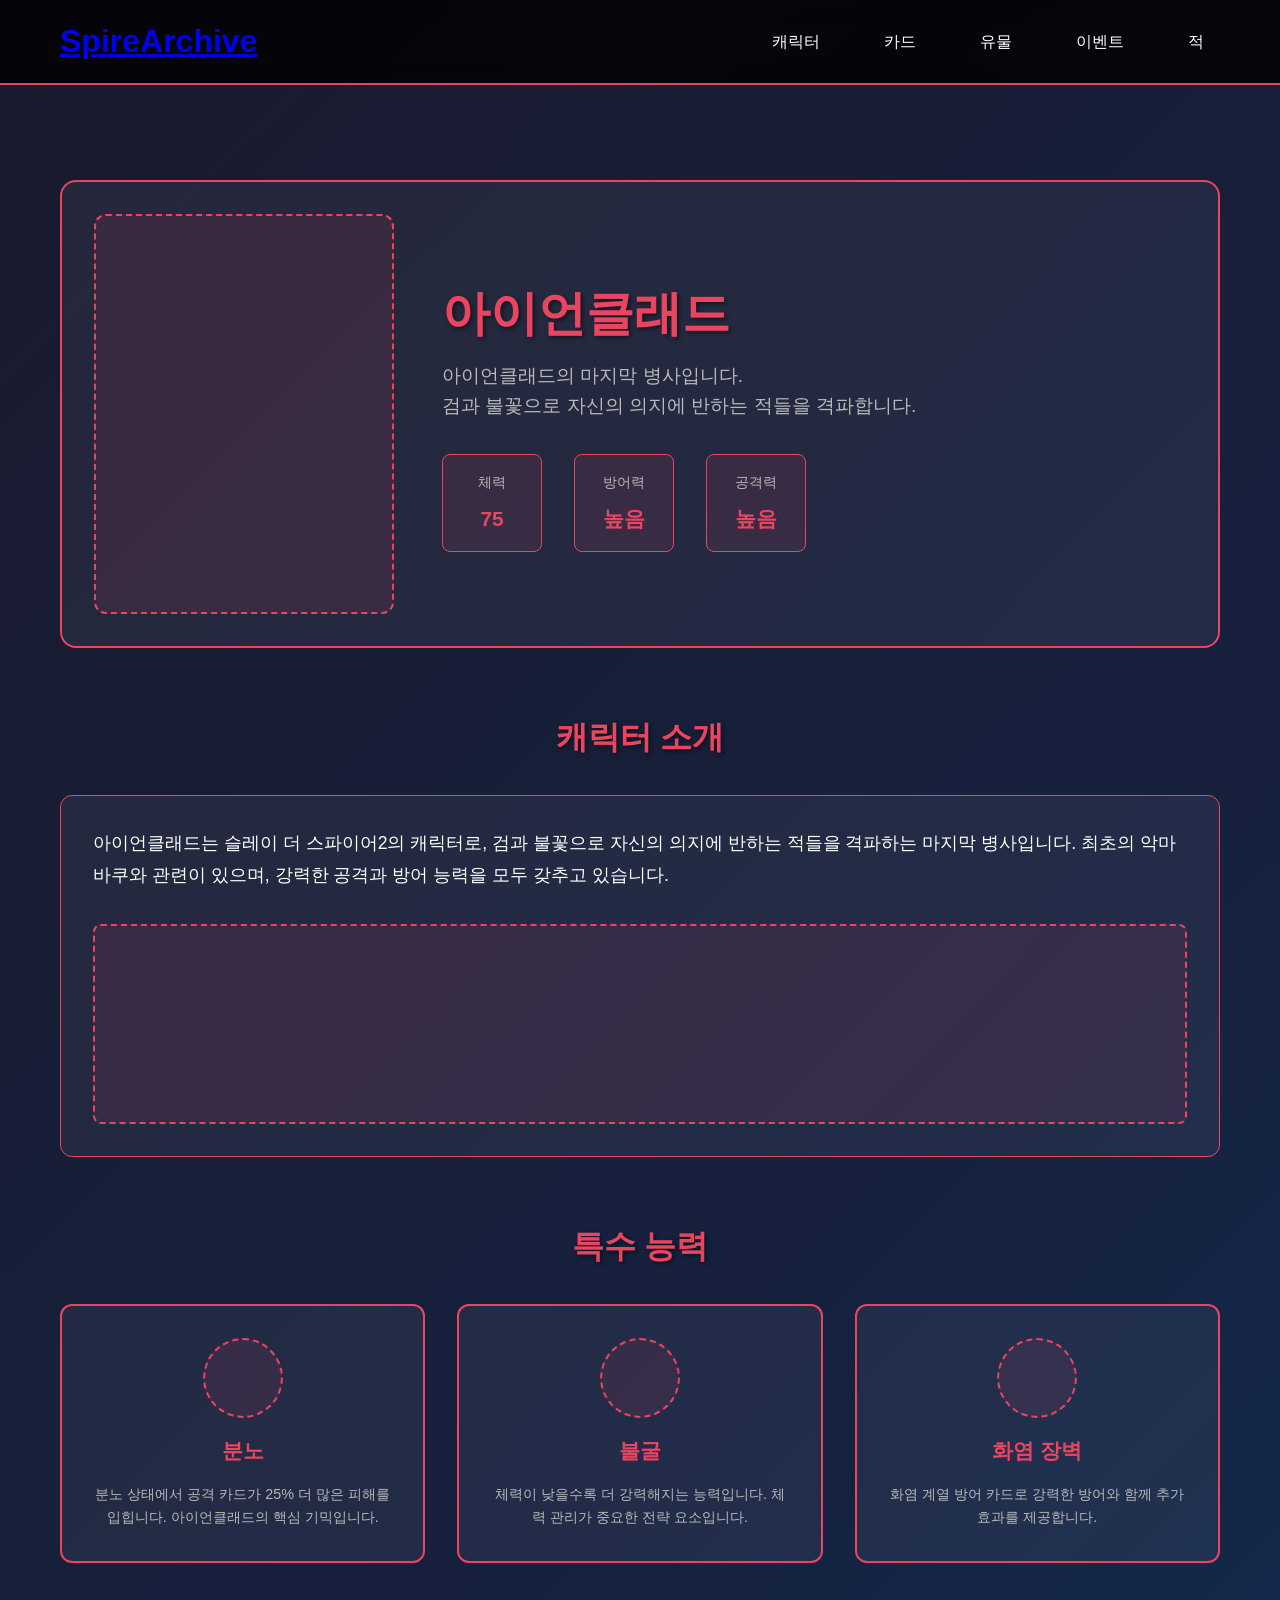
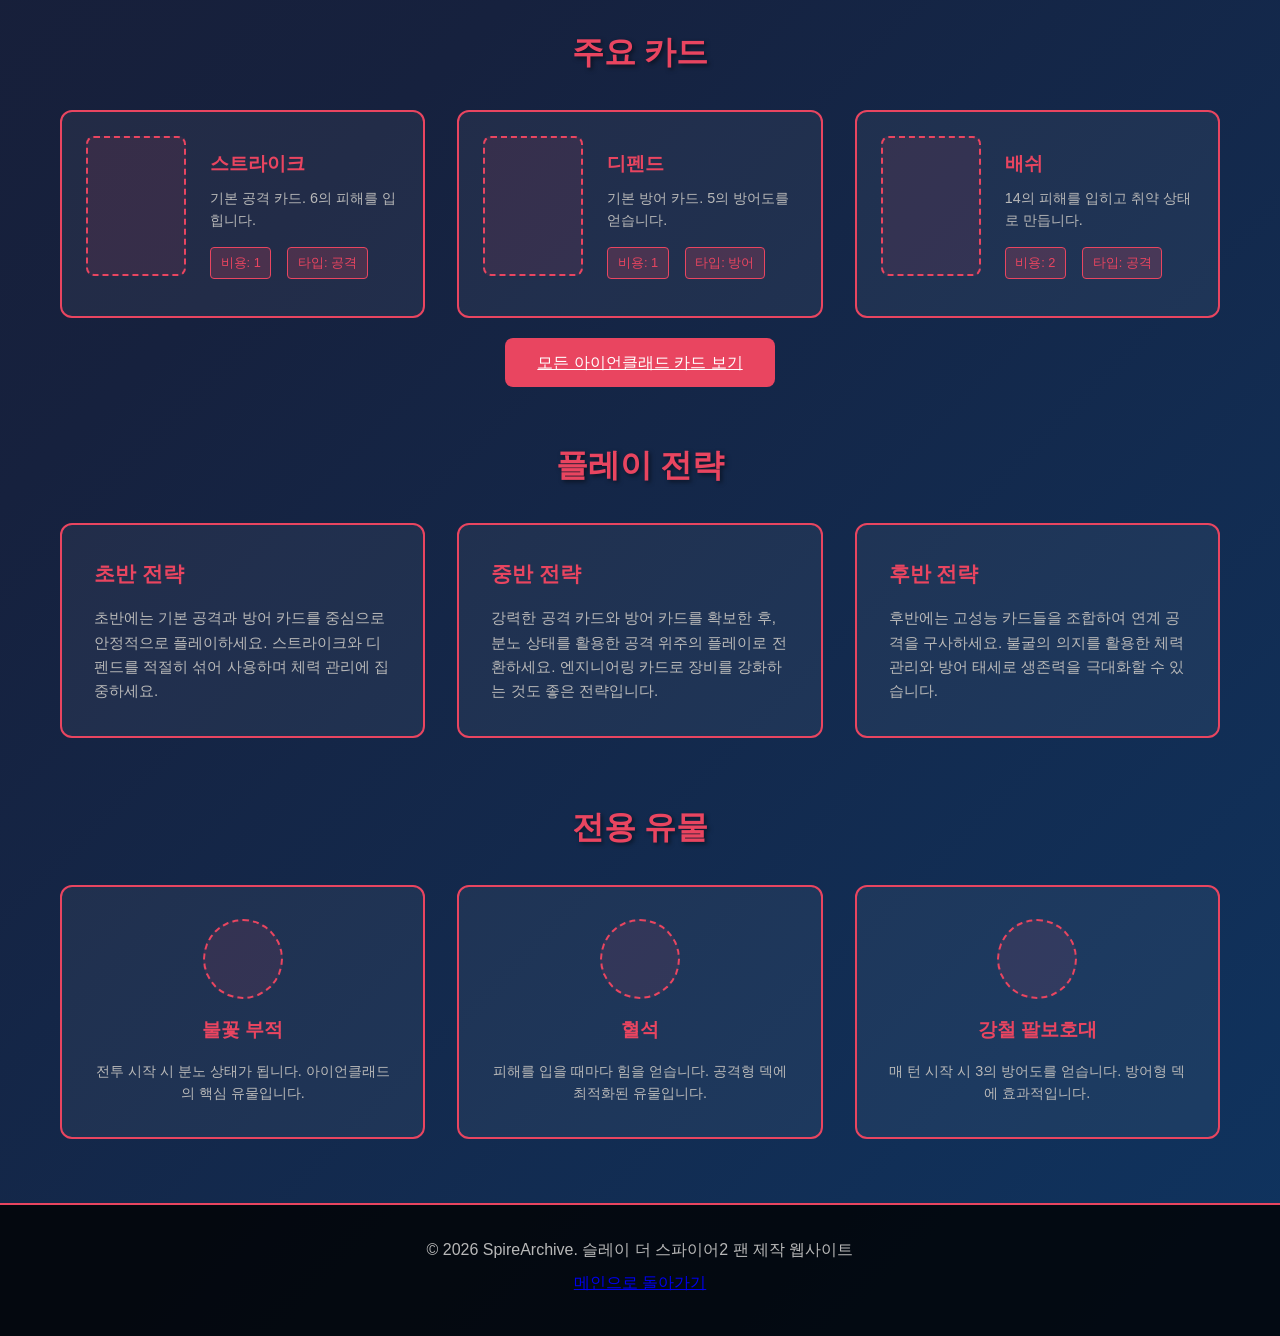
<file: pages/ironclad.html>
<!DOCTYPE html>
<html lang="ko">
<head>
    <meta charset="UTF-8">
    <meta name="viewport" content="width=device-width, initial-scale=1.0">
    <title>아이언클래드 - SpireArchive</title>
    <link rel="stylesheet" href="../css/style.css">
    <link rel="stylesheet" href="../css/character.css">
</head>
<body>
    <header class="header">
        <div class="container">
            <div class="logo">
                <h1><a href="../index.html">SpireArchive</a></h1>
            </div>
            <nav class="nav">
                <ul class="nav-list">
                    <li><a href="../index.html#characters" class="nav-link">캐릭터</a></li>
                    <li><a href="../index.html#cards" class="nav-link">카드</a></li>
                    <li><a href="../index.html#relics" class="nav-link">유물</a></li>
                    <li><a href="../index.html#events" class="nav-link">이벤트</a></li>
                    <li><a href="../index.html#enemies" class="nav-link">적</a></li>
                </ul>
            </nav>
        </div>
    </header>

    <main class="main character-page">
        <div class="container">
            <div class="character-header">
                <div class="character-portrait">
                    <!-- TODO: 아이언클래드 전신 이미지 -->
                </div>
                <div class="character-info">
                    <h1>아이언클래드</h1>
                    <p class="character-subtitle">아이언클래드의 마지막 병사입니다. <br>검과 불꽃으로 자신의 의지에 반하는 적들을 격파합니다.</p>
                    <div class="character-stats">
                        <div class="stat">
                            <span class="stat-label">체력</span>
                            <span class="stat-value">75</span>
                        </div>
                        <div class="stat">
                            <span class="stat-label">방어력</span>
                            <span class="stat-value">높음</span>
                        </div>
                        <div class="stat">
                            <span class="stat-label">공격력</span>
                            <span class="stat-value">높음</span>
                        </div>
                    </div>
                </div>
            </div>

            <section class="character-description">
                <h2>캐릭터 소개</h2>
                <div class="description-content">
                    <p>아이언클래드는 슬레이 더 스파이어2의 캐릭터로, 검과 불꽃으로 자신의 의지에 반하는 적들을 격파하는 마지막 병사입니다. 최초의 악마 바쿠와 관련이 있으며, 강력한 공격과 방어 능력을 모두 갖추고 있습니다.</p>
                    <!-- TODO: 아이언클래드 배경 이미지 -->
                    <div class="character-background">
                        <!-- 배경 이미지 공간 -->
                    </div>
                </div>
            </section>

            <section class="character-abilities">
                <h2>특수 능력</h2>
                <div class="abilities-grid">
                    <div class="ability-card">
                        <div class="ability-icon">
                            <!-- TODO: 능력 아이콘 -->
                        </div>
                        <h3>분노</h3>
                        <p>분노 상태에서 공격 카드가 25% 더 많은 피해를 입힙니다. 아이언클래드의 핵심 기믹입니다.</p>
                    </div>
                    <div class="ability-card">
                        <div class="ability-icon">
                            <!-- TODO: 능력 아이콘 -->
                        </div>
                        <h3>불굴</h3>
                        <p>체력이 낮을수록 더 강력해지는 능력입니다. 체력 관리가 중요한 전략 요소입니다.</p>
                    </div>
                    <div class="ability-card">
                        <div class="ability-icon">
                            <!-- TODO: 능력 아이콘 -->
                        </div>
                        <h3>화염 장벽</h3>
                        <p>화염 계열 방어 카드로 강력한 방어와 함께 추가 효과를 제공합니다.</p>
                    </div>
                </div>
            </section>

            <section class="character-cards">
                <h2>주요 카드</h2>
                <div class="cards-showcase">
                    <div class="card-item">
                        <div class="card-image">
                            <!-- TODO: 스트라이크 카드 이미지 -->
                        </div>
                        <div class="card-info">
                            <h3>스트라이크</h3>
                            <p>기본 공격 카드. 6의 피해를 입힙니다.</p>
                            <div class="card-stats">
                                <span class="cost">비용: 1</span>
                                <span class="type">타입: 공격</span>
                            </div>
                        </div>
                    </div>
                    <div class="card-item">
                        <div class="card-image">
                            <!-- TODO: 디펜드 카드 이미지 -->
                        </div>
                        <div class="card-info">
                            <h3>디펜드</h3>
                            <p>기본 방어 카드. 5의 방어도를 얻습니다.</p>
                            <div class="card-stats">
                                <span class="cost">비용: 1</span>
                                <span class="type">타입: 방어</span>
                            </div>
                        </div>
                    </div>
                    <div class="card-item">
                        <div class="card-image">
                            <!-- TODO: 배쉬 카드 이미지 -->
                        </div>
                        <div class="card-info">
                            <h3>배쉬</h3>
                            <p>14의 피해를 입히고 취약 상태로 만듭니다.</p>
                            <div class="card-stats">
                                <span class="cost">비용: 2</span>
                                <span class="type">타입: 공격</span>
                            </div>
                        </div>
                    </div>
                </div>
                <div class="cards-link">
                    <a href="character-cards.html#ironclad" class="btn-primary">모든 아이언클래드 카드 보기</a>
                </div>
            </section>

            <section class="character-strategy">
                <h2>플레이 전략</h2>
                <div class="strategy-content">
                    <div class="strategy-section">
                        <h3>초반 전략</h3>
                        <p>초반에는 기본 공격과 방어 카드를 중심으로 안정적으로 플레이하세요. 스트라이크와 디펜드를 적절히 섞어 사용하며 체력 관리에 집중하세요.</p>
                    </div>
                    <div class="strategy-section">
                        <h3>중반 전략</h3>
                        <p>강력한 공격 카드와 방어 카드를 확보한 후, 분노 상태를 활용한 공격 위주의 플레이로 전환하세요. 엔지니어링 카드로 장비를 강화하는 것도 좋은 전략입니다.</p>
                    </div>
                    <div class="strategy-section">
                        <h3>후반 전략</h3>
                        <p>후반에는 고성능 카드들을 조합하여 연계 공격을 구사하세요. 불굴의 의지를 활용한 체력 관리와 방어 태세로 생존력을 극대화할 수 있습니다.</p>
                    </div>
                </div>
            </section>

            <section class="character-relics">
                <h2>전용 유물</h2>
                <div class="relics-grid">
                    <div class="relic-item">
                        <div class="relic-image">
                            <!-- TODO: 유물 이미지 -->
                        </div>
                        <h3>불꽃 부적</h3>
                        <p>전투 시작 시 분노 상태가 됩니다. 아이언클래드의 핵심 유물입니다.</p>
                    </div>
                    <div class="relic-item">
                        <div class="relic-image">
                            <!-- TODO: 유물 이미지 -->
                        </div>
                        <h3>혈석</h3>
                        <p>피해를 입을 때마다 힘을 얻습니다. 공격형 덱에 최적화된 유물입니다.</p>
                    </div>
                    <div class="relic-item">
                        <div class="relic-image">
                            <!-- TODO: 유물 이미지 -->
                        </div>
                        <h3>강철 팔보호대</h3>
                        <p>매 턴 시작 시 3의 방어도를 얻습니다. 방어형 덱에 효과적입니다.</p>
                    </div>
                </div>
            </section>
        </div>
    </main>

    <footer class="footer">
        <div class="container">
            <p>&copy; 2026 SpireArchive. 슬레이 더 스파이어2 팬 제작 웹사이트</p>
            <p><a href="../index.html">메인으로 돌아가기</a></p>
        </div>
    </footer>

    <script src="../js/main.js"></script>
</body>
</html>
</file>
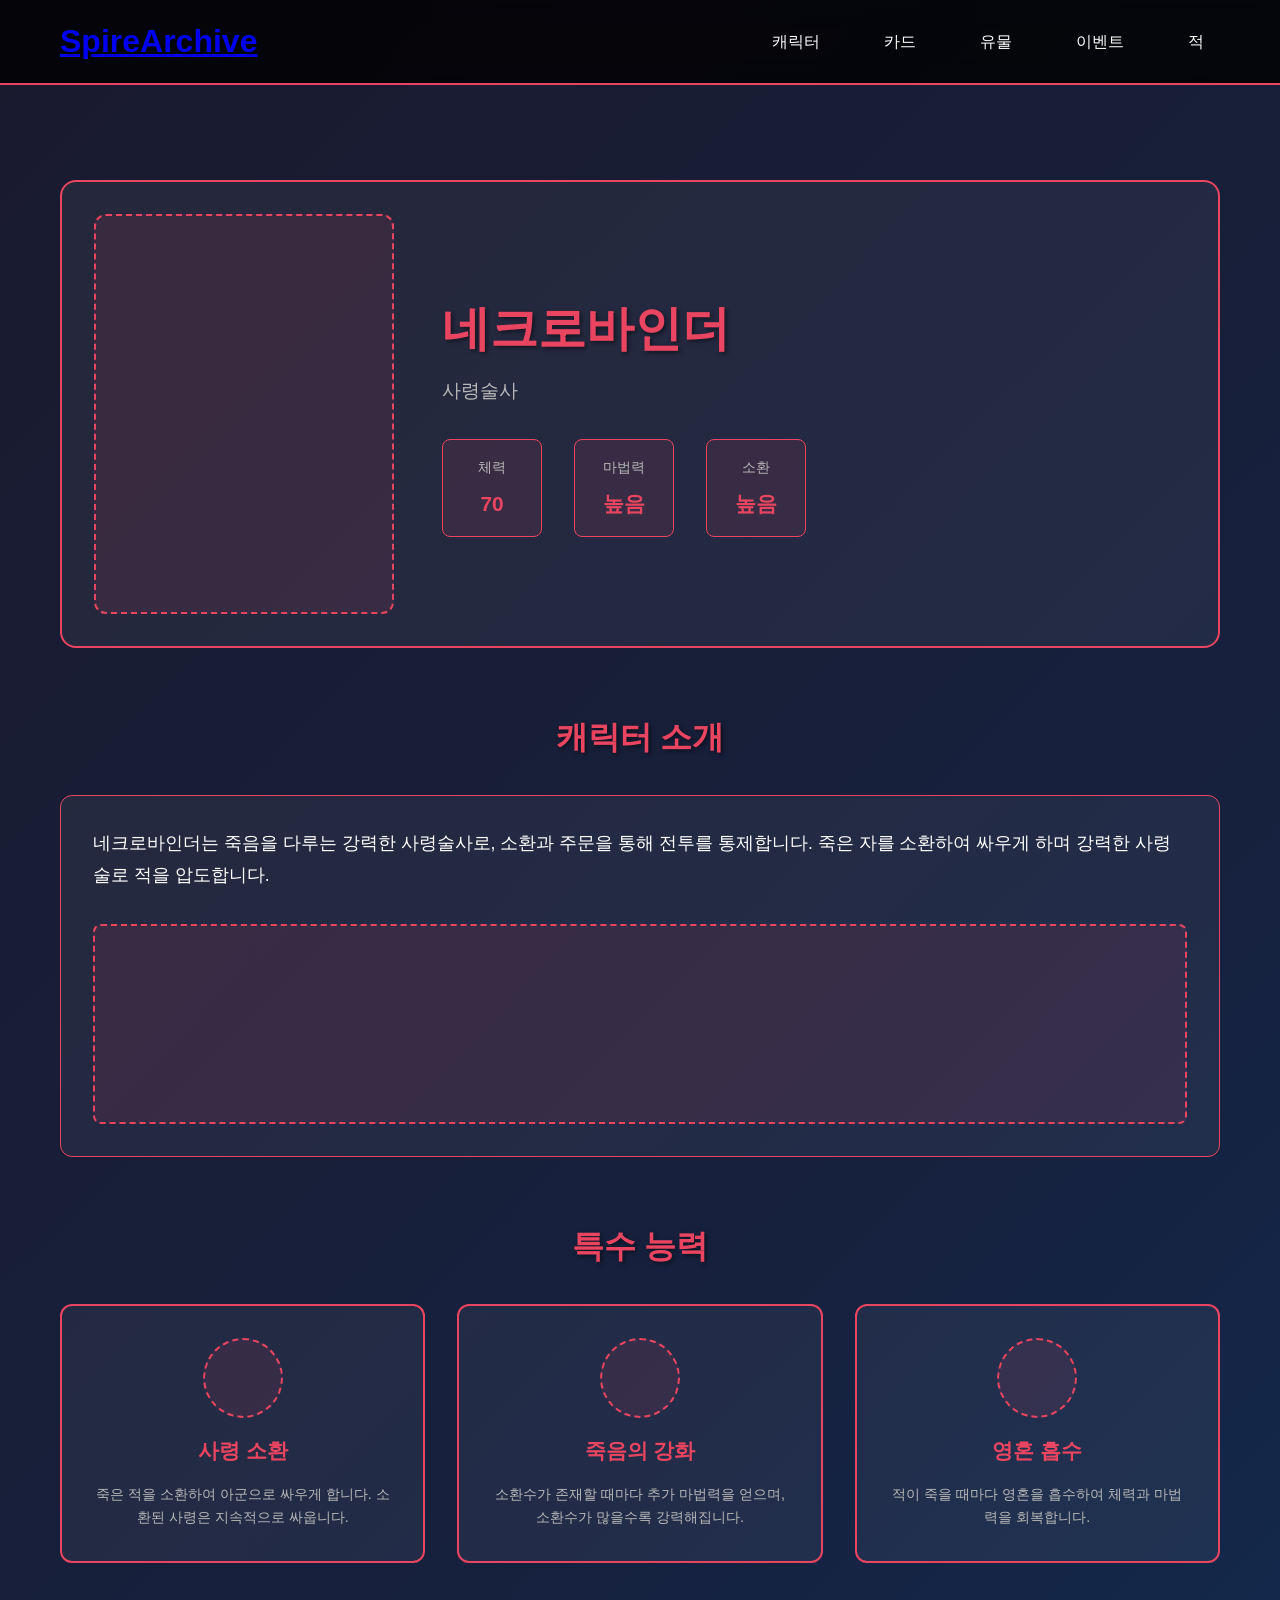
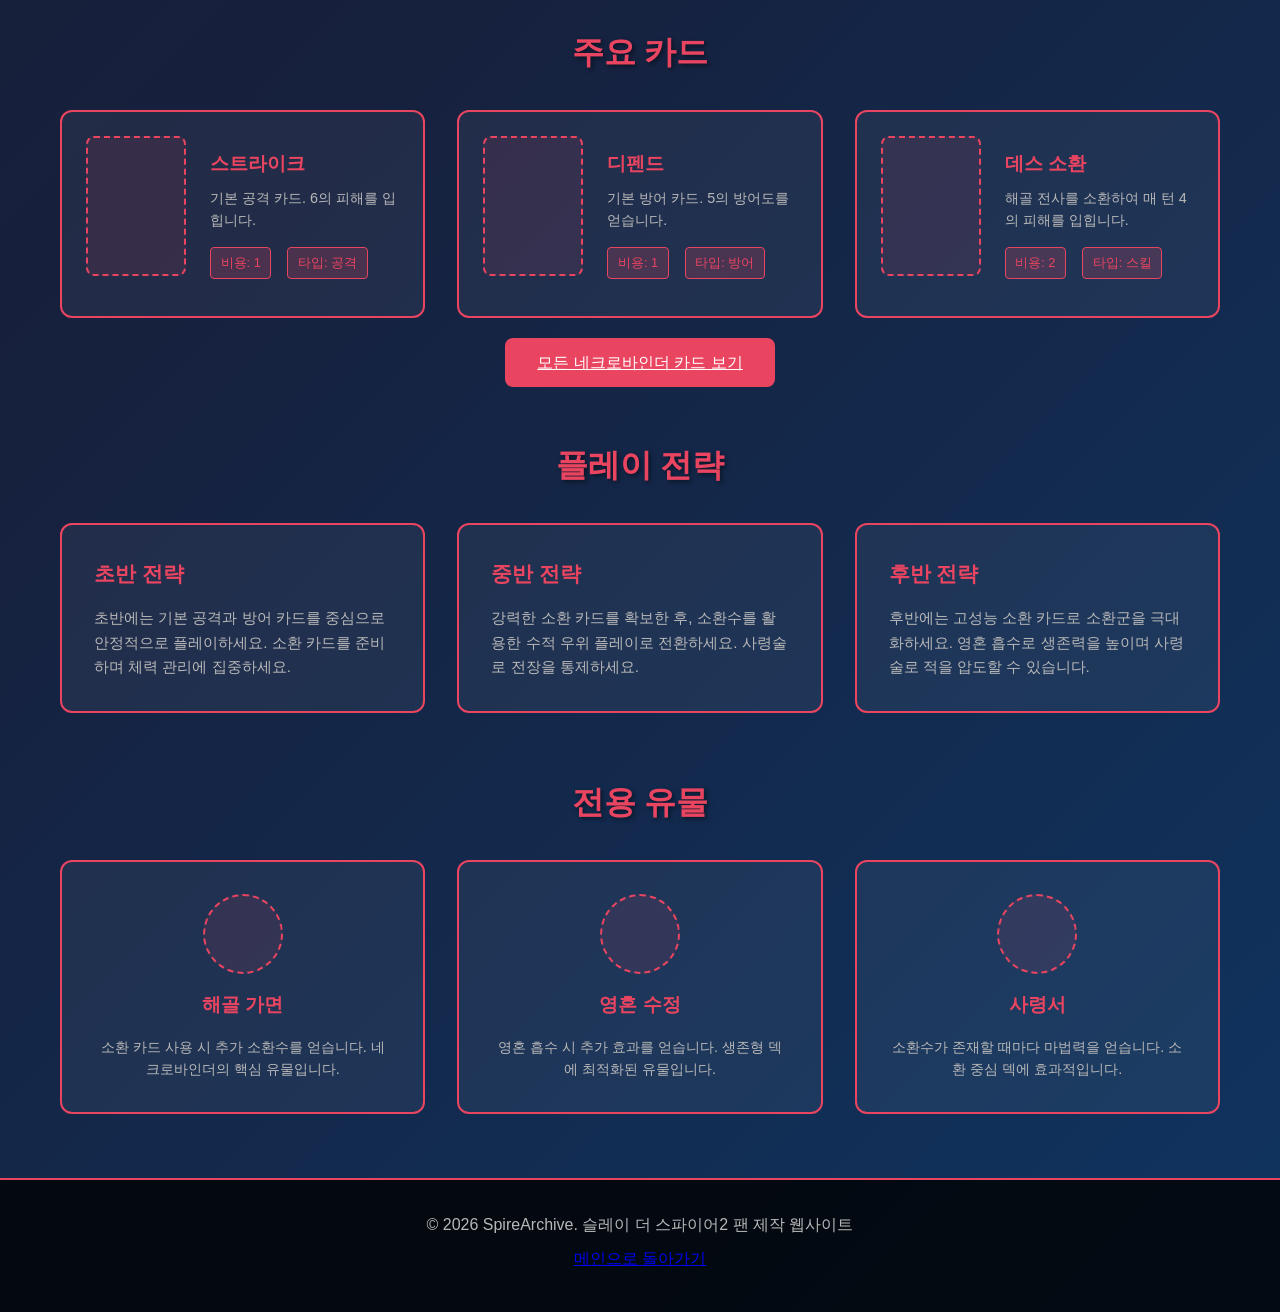
<file: pages/necrobinder.html>
<!DOCTYPE html>
<html lang="ko">
<head>
    <meta charset="UTF-8">
    <meta name="viewport" content="width=device-width, initial-scale=1.0">
    <title>네크로바인더 - SpireArchive</title>
    <link rel="stylesheet" href="../css/style.css">
    <link rel="stylesheet" href="../css/character.css">
</head>
<body>
    <header class="header">
        <div class="container">
            <div class="logo">
                <h1><a href="../index.html">SpireArchive</a></h1>
            </div>
            <nav class="nav">
                <ul class="nav-list">
                    <li><a href="../index.html#characters" class="nav-link">캐릭터</a></li>
                    <li><a href="../index.html#cards" class="nav-link">카드</a></li>
                    <li><a href="../index.html#relics" class="nav-link">유물</a></li>
                    <li><a href="../index.html#events" class="nav-link">이벤트</a></li>
                    <li><a href="../index.html#enemies" class="nav-link">적</a></li>
                </ul>
            </nav>
        </div>
    </header>

    <main class="main character-page">
        <div class="container">
            <div class="character-header">
                <div class="character-portrait">
                    <!-- TODO: 네크로바인더 전신 이미지 -->
                </div>
                <div class="character-info">
                    <h1>네크로바인더</h1>
                    <p class="character-subtitle">사령술사</p>
                    <div class="character-stats">
                        <div class="stat">
                            <span class="stat-label">체력</span>
                            <span class="stat-value">70</span>
                        </div>
                        <div class="stat">
                            <span class="stat-label">마법력</span>
                            <span class="stat-value">높음</span>
                        </div>
                        <div class="stat">
                            <span class="stat-label">소환</span>
                            <span class="stat-value">높음</span>
                        </div>
                    </div>
                </div>
            </div>

            <section class="character-description">
                <h2>캐릭터 소개</h2>
                <div class="description-content">
                    <p>네크로바인더는 죽음을 다루는 강력한 사령술사로, 소환과 주문을 통해 전투를 통제합니다. 죽은 자를 소환하여 싸우게 하며 강력한 사령술로 적을 압도합니다.</p>
                    <!-- TODO: 네크로바인더 배경 이미지 -->
                    <div class="character-background">
                        <!-- 배경 이미지 공간 -->
                    </div>
                </div>
            </section>

            <section class="character-abilities">
                <h2>특수 능력</h2>
                <div class="abilities-grid">
                    <div class="ability-card">
                        <div class="ability-icon">
                            <!-- TODO: 능력 아이콘 -->
                        </div>
                        <h3>사령 소환</h3>
                        <p>죽은 적을 소환하여 아군으로 싸우게 합니다. 소환된 사령은 지속적으로 싸웁니다.</p>
                    </div>
                    <div class="ability-card">
                        <div class="ability-icon">
                            <!-- TODO: 능력 아이콘 -->
                        </div>
                        <h3>죽음의 강화</h3>
                        <p>소환수가 존재할 때마다 추가 마법력을 얻으며, 소환수가 많을수록 강력해집니다.</p>
                    </div>
                    <div class="ability-card">
                        <div class="ability-icon">
                            <!-- TODO: 능력 아이콘 -->
                        </div>
                        <h3>영혼 흡수</h3>
                        <p>적이 죽을 때마다 영혼을 흡수하여 체력과 마법력을 회복합니다.</p>
                    </div>
                </div>
            </section>

            <section class="character-cards">
                <h2>주요 카드</h2>
                <div class="cards-showcase">
                    <div class="card-item">
                        <div class="card-image">
                            <!-- TODO: 스트라이크 카드 이미지 -->
                        </div>
                        <div class="card-info">
                            <h3>스트라이크</h3>
                            <p>기본 공격 카드. 6의 피해를 입힙니다.</p>
                            <div class="card-stats">
                                <span class="cost">비용: 1</span>
                                <span class="type">타입: 공격</span>
                            </div>
                        </div>
                    </div>
                    <div class="card-item">
                        <div class="card-image">
                            <!-- TODO: 디펜드 카드 이미지 -->
                        </div>
                        <div class="card-info">
                            <h3>디펜드</h3>
                            <p>기본 방어 카드. 5의 방어도를 얻습니다.</p>
                            <div class="card-stats">
                                <span class="cost">비용: 1</span>
                                <span class="type">타입: 방어</span>
                            </div>
                        </div>
                    </div>
                    <div class="card-item">
                        <div class="card-image">
                            <!-- TODO: 소환 카드 이미지 -->
                        </div>
                        <div class="card-info">
                            <h3>데스 소환</h3>
                            <p>해골 전사를 소환하여 매 턴 4의 피해를 입힙니다.</p>
                            <div class="card-stats">
                                <span class="cost">비용: 2</span>
                                <span class="type">타입: 스킬</span>
                            </div>
                        </div>
                    </div>
                </div>
                <div class="cards-link">
                    <a href="character-cards.html#necrobinder" class="btn-primary">모든 네크로바인더 카드 보기</a>
                </div>
            </section>

            <section class="character-strategy">
                <h2>플레이 전략</h2>
                <div class="strategy-content">
                    <div class="strategy-section">
                        <h3>초반 전략</h3>
                        <p>초반에는 기본 공격과 방어 카드를 중심으로 안정적으로 플레이하세요. 소환 카드를 준비하며 체력 관리에 집중하세요.</p>
                    </div>
                    <div class="strategy-section">
                        <h3>중반 전략</h3>
                        <p>강력한 소환 카드를 확보한 후, 소환수를 활용한 수적 우위 플레이로 전환하세요. 사령술로 전장을 통제하세요.</p>
                    </div>
                    <div class="strategy-section">
                        <h3>후반 전략</h3>
                        <p>후반에는 고성능 소환 카드로 소환군을 극대화하세요. 영혼 흡수로 생존력을 높이며 사령술로 적을 압도할 수 있습니다.</p>
                    </div>
                </div>
            </section>

            <section class="character-relics">
                <h2>전용 유물</h2>
                <div class="relics-grid">
                    <div class="relic-item">
                        <div class="relic-image">
                            <!-- TODO: 유물 이미지 -->
                        </div>
                        <h3>해골 가면</h3>
                        <p>소환 카드 사용 시 추가 소환수를 얻습니다. 네크로바인더의 핵심 유물입니다.</p>
                    </div>
                    <div class="relic-item">
                        <div class="relic-image">
                            <!-- TODO: 유물 이미지 -->
                        </div>
                        <h3>영혼 수정</h3>
                        <p>영혼 흡수 시 추가 효과를 얻습니다. 생존형 덱에 최적화된 유물입니다.</p>
                    </div>
                    <div class="relic-item">
                        <div class="relic-image">
                            <!-- TODO: 유물 이미지 -->
                        </div>
                        <h3>사령서</h3>
                        <p>소환수가 존재할 때마다 마법력을 얻습니다. 소환 중심 덱에 효과적입니다.</p>
                    </div>
                </div>
            </section>
        </div>
    </main>

    <footer class="footer">
        <div class="container">
            <p>&copy; 2026 SpireArchive. 슬레이 더 스파이어2 팬 제작 웹사이트</p>
            <p><a href="../index.html">메인으로 돌아가기</a></p>
        </div>
    </footer>

    <script src="../js/main.js"></script>
</body>
</html>
</file>
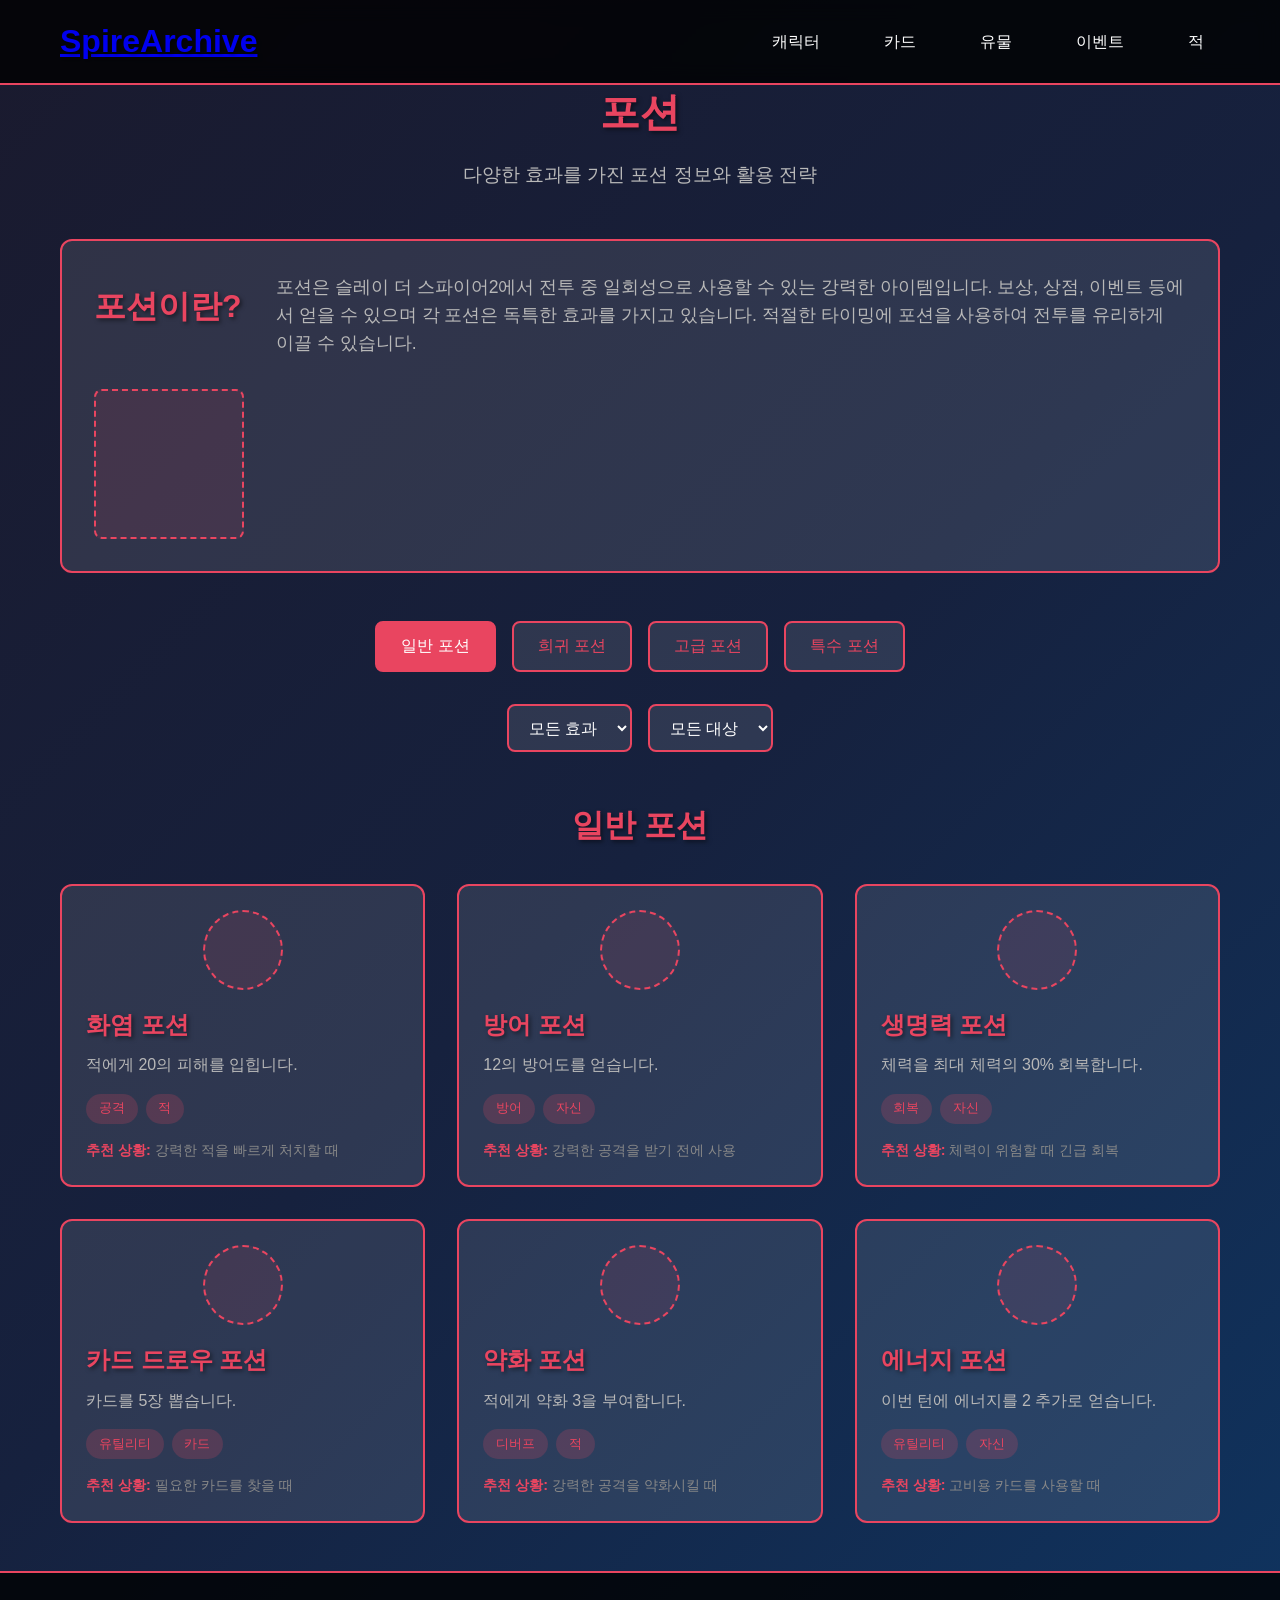
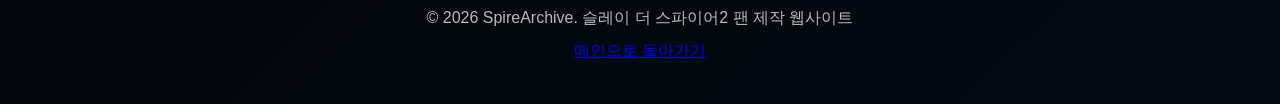
<file: pages/potions.html>
<!DOCTYPE html>
<html lang="ko">
<head>
    <meta charset="UTF-8">
    <meta name="viewport" content="width=device-width, initial-scale=1.0">
    <title>포션 - SpireArchive</title>
    <link rel="stylesheet" href="../css/style.css">
    <link rel="stylesheet" href="../css/potions.css">
</head>
<body>
    <header class="header">
        <div class="container">
            <div class="logo">
                <h1><a href="../index.html">SpireArchive</a></h1>
            </div>
            <nav class="nav">
                <ul class="nav-list">
                    <li><a href="../index.html#characters" class="nav-link">캐릭터</a></li>
                    <li><a href="../index.html#cards" class="nav-link">카드</a></li>
                    <li><a href="../index.html#relics" class="nav-link">유물</a></li>
                    <li><a href="../index.html#events" class="nav-link">이벤트</a></li>
                    <li><a href="../index.html#enemies" class="nav-link">적</a></li>
                </ul>
            </nav>
        </div>
    </header>

    <main class="main potions-page">
        <div class="container">
            <div class="page-header">
                <h1>포션</h1>
                <p class="page-description">다양한 효과를 가진 포션 정보와 활용 전략</p>
            </div>

            <div class="potions-intro">
                <div class="intro-content">
                    <h2>포션이란?</h2>
                    <p>포션은 슬레이 더 스파이어2에서 전투 중 일회성으로 사용할 수 있는 강력한 아이템입니다. 보상, 상점, 이벤트 등에서 얻을 수 있으며 각 포션은 독특한 효과를 가지고 있습니다. 적절한 타이밍에 포션을 사용하여 전투를 유리하게 이끌 수 있습니다.</p>
                    <div class="intro-image">
                        <!-- TODO: 포션 예시 이미지 -->
                    </div>
                </div>
            </div>

            <div class="potions-categories">
                <div class="category-tabs">
                    <button class="tab-btn active" data-category="common">일반 포션</button>
                    <button class="tab-btn" data-category="uncommon">희귀 포션</button>
                    <button class="tab-btn" data-category="rare">고급 포션</button>
                    <button class="tab-btn" data-category="special">특수 포션</button>
                </div>
            </div>

            <div class="potions-filter">
                <select class="filter-select" data-filter="effect">
                    <option value="all">모든 효과</option>
                    <option value="offense">공격</option>
                    <option value="defense">방어</option>
                    <option value="utility">유틸리티</option>
                    <option value="healing">회복</option>
                    <option value="debuff">디버프</option>
                </select>
                <select class="filter-select" data-filter="target">
                    <option value="all">모든 대상</option>
                    <option value="self">자신</option>
                    <option value="enemy">적</option>
                    <option value="all-enemies">모든 적</option>
                    <option value="cards">카드</option>
                </select>
            </div>

            <!-- 일반 포션 -->
            <div id="common" class="potions-section active">
                <h2>일반 포션</h2>
                <div class="potions-grid">
                    <div class="potion-item" data-effect="offense" data-target="enemy">
                        <div class="potion-image">
                            <!-- TODO: 화염 포션 이미지 -->
                        </div>
                        <div class="potion-details">
                            <h3>화염 포션</h3>
                            <p class="potion-description">적에게 20의 피해를 입힙니다.</p>
                            <div class="potion-stats">
                                <span class="effect">공격</span>
                                <span class="target">적</span>
                            </div>
                            <div class="potion-usage">
                                <strong>추천 상황:</strong> 강력한 적을 빠르게 처치할 때
                            </div>
                        </div>
                    </div>

                    <div class="potion-item" data-effect="defense" data-target="self">
                        <div class="potion-image">
                            <!-- TODO: 방어 포션 이미지 -->
                        </div>
                        <div class="potion-details">
                            <h3>방어 포션</h3>
                            <p class="potion-description">12의 방어도를 얻습니다.</p>
                            <div class="potion-stats">
                                <span class="effect">방어</span>
                                <span class="target">자신</span>
                            </div>
                            <div class="potion-usage">
                                <strong>추천 상황:</strong> 강력한 공격을 받기 전에 사용
                            </div>
                        </div>
                    </div>

                    <div class="potion-item" data-effect="healing" data-target="self">
                        <div class="potion-image">
                            <!-- TODO: 생명력 포션 이미지 -->
                        </div>
                        <div class="potion-details">
                            <h3>생명력 포션</h3>
                            <p class="potion-description">체력을 최대 체력의 30% 회복합니다.</p>
                            <div class="potion-stats">
                                <span class="effect">회복</span>
                                <span class="target">자신</span>
                            </div>
                            <div class="potion-usage">
                                <strong>추천 상황:</strong> 체력이 위험할 때 긴급 회복
                            </div>
                        </div>
                    </div>

                    <div class="potion-item" data-effect="utility" data-target="cards">
                        <div class="potion-image">
                            <!-- TODO: 카드 드로우 포션 이미지 -->
                        </div>
                        <div class="potion-details">
                            <h3>카드 드로우 포션</h3>
                            <p class="potion-description">카드를 5장 뽑습니다.</p>
                            <div class="potion-stats">
                                <span class="effect">유틸리티</span>
                                <span class="target">카드</span>
                            </div>
                            <div class="potion-usage">
                                <strong>추천 상황:</strong> 필요한 카드를 찾을 때
                            </div>
                        </div>
                    </div>

                    <div class="potion-item" data-effect="debuff" data-target="enemy">
                        <div class="potion-image">
                            <!-- TODO: 약화 포션 이미지 -->
                        </div>
                        <div class="potion-details">
                            <h3>약화 포션</h3>
                            <p class="potion-description">적에게 약화 3을 부여합니다.</p>
                            <div class="potion-stats">
                                <span class="effect">디버프</span>
                                <span class="target">적</span>
                            </div>
                            <div class="potion-usage">
                                <strong>추천 상황:</strong> 강력한 공격을 약화시킬 때
                            </div>
                        </div>
                    </div>

                    <div class="potion-item" data-effect="utility" data-target="self">
                        <div class="potion-image">
                            <!-- TODO: 에너지 포션 이미지 -->
                        </div>
                        <div class="potion-details">
                            <h3>에너지 포션</h3>
                            <p class="potion-description">이번 턴에 에너지를 2 추가로 얻습니다.</p>
                            <div class="potion-stats">
                                <span class="effect">유틸리티</span>
                                <span class="target">자신</span>
                            </div>
                            <div class="potion-usage">
                                <strong>추천 상황:</strong> 고비용 카드를 사용할 때
                            </div>
                        </div>
                    </div>
                </div>
            </div>

            <!-- 희귀 포션 -->
            <div id="uncommon" class="potions-section">
                <h2>희귀 포션</h2>
                <div class="potions-grid">
                    <div class="potion-item" data-effect="offense" data-target="all-enemies">
                        <div class="potion-image">
                            <!-- TODO: 폭발 포션 이미지 -->
                        </div>
                        <div class="potion-details">
                            <h3>폭발 포션</h3>
                            <p class="potion-description">모든 적에게 15의 피해를 입힙니다.</p>
                            <div class="potion-stats">
                                <span class="effect">공격</span>
                                <span class="target">모든 적</span>
                            </div>
                            <div class="potion-usage">
                                <strong>추천 상황:</strong> 다수의 적을 동시에 공격할 때
                            </div>
                        </div>
                    </div>

                    <div class="potion-item" data-effect="utility" data-target="cards">
                        <div class="potion-image">
                            <!-- TODO: 무작위 카드 포션 이미지 -->
                        </div>
                        <div class="potion-details">
                            <h3>무작위 카드 포션</h3>
                            <p class="potion-description">무작위 카드를 3장 뽑아 손에 추가합니다.</p>
                            <div class="potion-stats">
                                <span class="effect">유틸리티</span>
                                <span class="target">카드</span>
                            </div>
                            <div class="potion-usage">
                                <strong>추천 상황:</strong> 예상치 못한 카드가 필요할 때
                            </div>
                        </div>
                    </div>

                    <div class="potion-item" data-effect="debuff" data-target="enemy">
                        <div class="potion-image">
                            <!-- TODO: 독 포션 이미지 -->
                        </div>
                        <div class="potion-details">
                            <h3>독 포션</h3>
                            <p class="potion-description">적에게 독 5를 부여합니다.</p>
                            <div class="potion-stats">
                                <span class="effect">디버프</span>
                                <span class="target">적</span>
                            </div>
                            <div class="potion-usage">
                                <strong>추천 상황:</strong> 지속적인 피해가 필요할 때
                            </div>
                        </div>
                    </div>

                    <div class="potion-item" data-effect="defense" data-target="self">
                        <div class="potion-image">
                            <!-- TODO: 재생 포션 이미지 -->
                        </div>
                        <div class="potion-details">
                            <h3>재생 포션</h3>
                            <p class="potion-description">재생 5를 얻습니다.</p>
                            <div class="potion-stats">
                                <span class="effect">방어</span>
                                <span class="target">자신</span>
                            </div>
                            <div class="potion-usage">
                                <strong>추천 상황:</strong> 장기전에서 체력 관리가 필요할 때
                            </div>
                        </div>
                    </div>

                    <div class="potion-item" data-effect="utility" data-target="cards">
                        <div class="potion-image">
                            <!-- TODO: 카드 비용 포션 이미지 -->
                        </div>
                        <div class="potion-details">
                            <h3>카드 비용 포션</h3>
                            <p class="potion-description">이번 턴에 손에 있는 모든 카드의 비용이 0이 됩니다.</p>
                            <div class="potion-stats">
                                <span class="effect">유틸리티</span>
                                <span class="target">카드</span>
                            </div>
                            <div class="potion-usage">
                                <strong>추천 상황:</strong> 다수의 카드를 한 턴에 사용할 때
                            </div>
                        </div>
                    </div>
                </div>
            </div>

            <!-- 고급 포션 -->
            <div id="rare" class="potions-section">
                <h2>고급 포션</h2>
                <div class="potions-grid">
                    <div class="potion-item" data-effect="offense" data-target="enemy">
                        <div class="potion-image">
                            <!-- TODO: 힘 포션 이미지 -->
                        </div>
                        <div class="potion-details">
                            <h3>힘 포션</h3>
                            <p class="potion-description">힘을 3 얻습니다.</p>
                            <div class="potion-stats">
                                <span class="effect">공격</span>
                                <span class="target">자신</span>
                            </div>
                            <div class="potion-usage">
                                <strong>추천 상황:</strong> 공격력을 극대화할 때
                            </div>
                        </div>
                    </div>

                    <div class="potion-item" data-effect="defense" data-target="self">
                        <div class="potion-image">
                            <!-- TODO: 민첩 포션 이미지 -->
                        </div>
                        <div class="potion-details">
                            <h3>민첩 포션</h3>
                            <p class="potion-description">민첩을 3 얻습니다.</p>
                            <div class="potion-stats">
                                <span class="effect">방어</span>
                                <span class="target">자신</span>
                            </div>
                            <div class="potion-usage">
                                <strong>추천 상황:</strong> 방어력을 극대화할 때
                            </div>
                        </div>
                    </div>

                    <div class="potion-item" data-effect="utility" data-target="self">
                        <div class="potion-image">
                            <!-- TODO: 무적 포션 이미지 -->
                        </div>
                        <div class="potion-details">
                            <h3>무적 포션</h3>
                            <p class="potion-description">이번 턴에 피해를 입지 않습니다.</p>
                            <div class="potion-stats">
                                <span class="effect">유틸리티</span>
                                <span class="target">자신</span>
                            </div>
                            <div class="potion-usage">
                                <strong>추천 상황:</strong> 치명적인 공격을 피해야 할 때
                            </div>
                        </div>
                    </div>

                    <div class="potion-item" data-effect="healing" data-target="self">
                        <div class="potion-image">
                            <!-- TODO: 완전 회복 포션 이미지 -->
                        </div>
                        <div class="potion-details">
                            <h3>완전 회복 포션</h3>
                            <p class="potion-description">체력을 완전히 회복합니다.</p>
                            <div class="potion-stats">
                                <span class="effect">회복</span>
                                <span class="target">자신</span>
                            </div>
                            <div class="potion-usage">
                                <strong>추천 상황:</strong> 위기 상황에서 완전한 회복이 필요할 때
                            </div>
                        </div>
                    </div>
                </div>
            </div>

            <!-- 특수 포션 -->
            <div id="special" class="potions-section">
                <h2>특수 포션</h2>
                <div class="potions-grid">
                    <div class="potion-item" data-effect="utility" data-target="cards">
                        <div class="potion-image">
                            <!-- TODO: 복제 포션 이미지 -->
                        </div>
                        <div class="potion-details">
                            <h3>복제 포션</h3>
                            <p class="potion-description">선택한 카드를 복제하여 손에 추가합니다.</p>
                            <div class="potion-stats">
                                <span class="effect">유틸리티</span>
                                <span class="target">카드</span>
                            </div>
                            <div class="potion-usage">
                                <strong>추천 상황:</strong> 중요한 카드를 추가로 사용할 때
                            </div>
                        </div>
                    </div>

                    <div class="potion-item" data-effect="utility" data-target="self">
                        <div class="potion-image">
                            <!-- TODO: 시간 정지 포션 이미지 -->
                        </div>
                        <div class="potion-details">
                            <h3>시간 정지 포션</h3>
                            <p class="potion-description">적의 다음 턴을 건너뜁니다.</p>
                            <div class="potion-stats">
                                <span class="effect">유틸리티</span>
                                <span class="target">적</span>
                            </div>
                            <div class="potion-usage">
                                <strong>추천 상황:</strong> 강력한 적의 턴을 연기할 때
                            </div>
                        </div>
                    </div>

                    <div class="potion-item" data-effect="offense" data-target="enemy">
                        <div class="potion-image">
                            <!-- TODO: 저주 포션 이미지 -->
                        </div>
                        <div class="potion-details">
                            <h3>저주 포션</h3>
                            <p class="potion-description">적의 덱에 무작위 저주 카드를 3장 추가합니다.</p>
                            <div class="potion-stats">
                                <span class="effect">디버프</span>
                                <span class="target">적</span>
                            </div>
                            <div class="potion-usage">
                                <strong>추천 상황:</strong> 적의 덱을 약화시킬 때
                            </div>
                        </div>
                    </div>
                </div>
            </div>
        </div>
    </main>

    <footer class="footer">
        <div class="container">
            <p>&copy; 2026 SpireArchive. 슬레이 더 스파이어2 팬 제작 웹사이트</p>
            <p><a href="../index.html">메인으로 돌아가기</a></p>
        </div>
    </footer>

    <script src="../js/main.js"></script>
    <script src="../js/potions.js"></script>
</body>
</html>
</file>
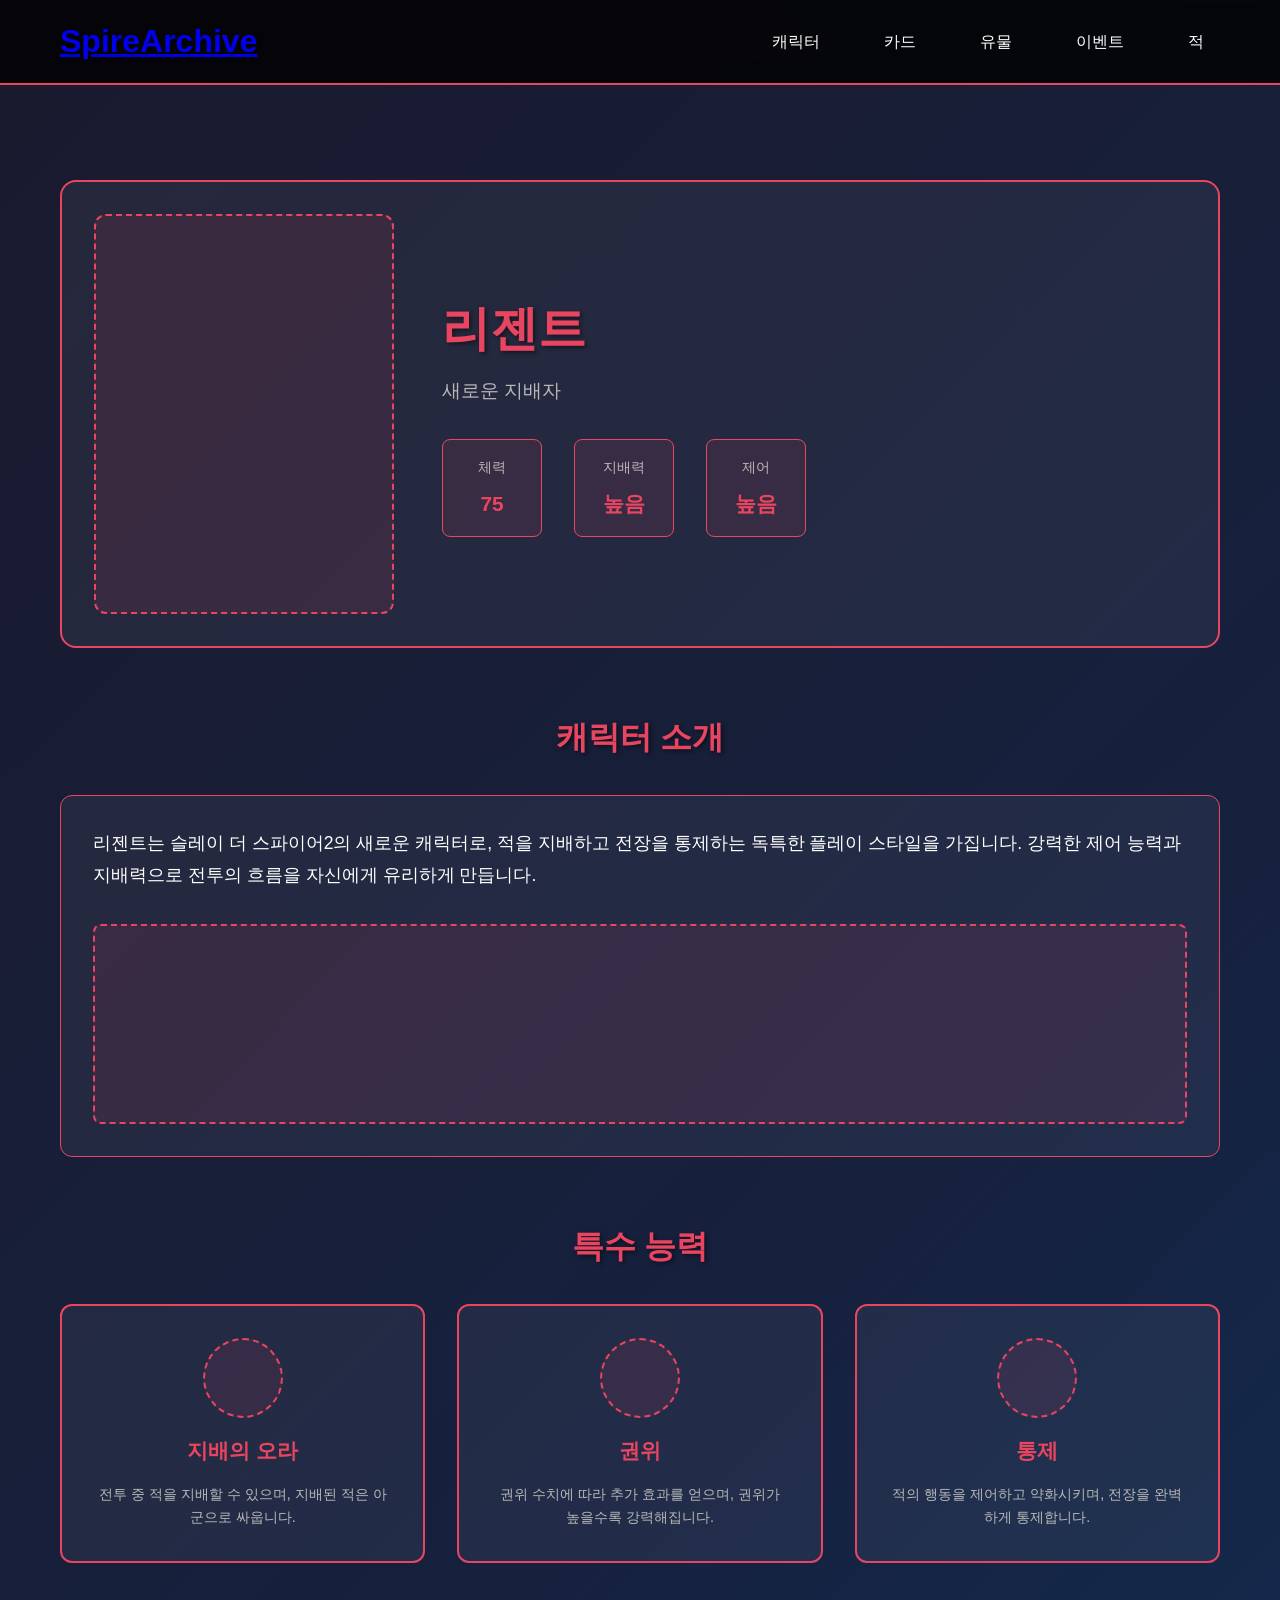
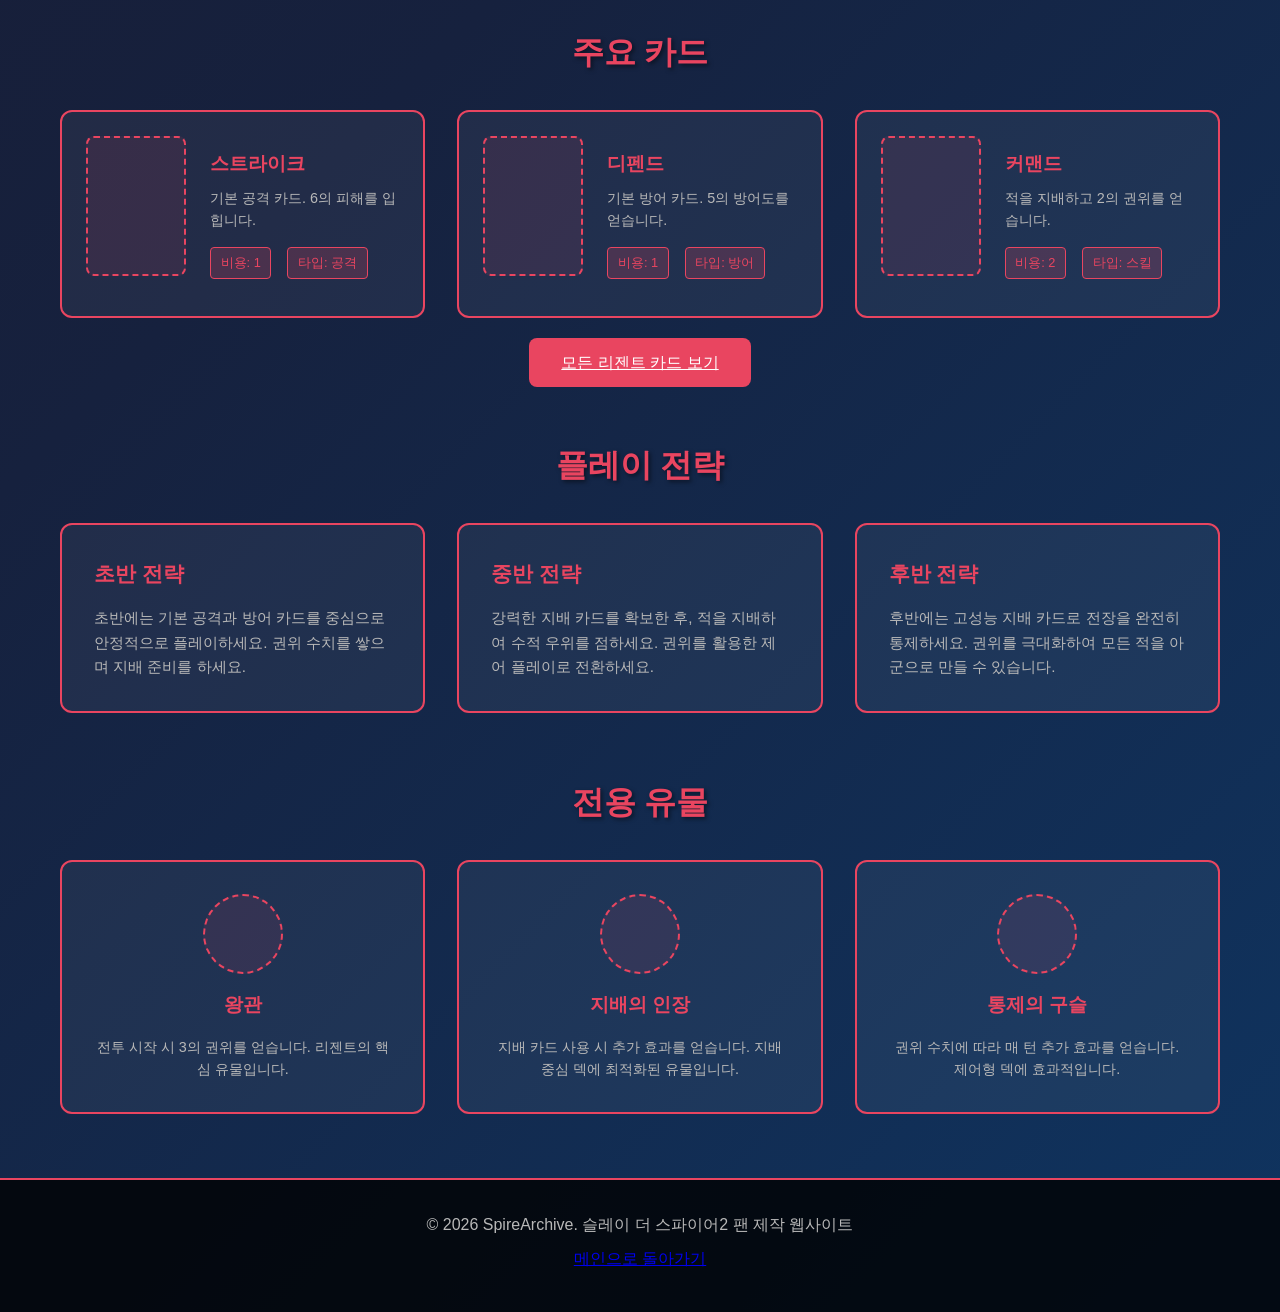
<file: pages/regent.html>
<!DOCTYPE html>
<html lang="ko">
<head>
    <meta charset="UTF-8">
    <meta name="viewport" content="width=device-width, initial-scale=1.0">
    <title>리젠트 - SpireArchive</title>
    <link rel="stylesheet" href="../css/style.css">
    <link rel="stylesheet" href="../css/character.css">
</head>
<body>
    <header class="header">
        <div class="container">
            <div class="logo">
                <h1><a href="../index.html">SpireArchive</a></h1>
            </div>
            <nav class="nav">
                <ul class="nav-list">
                    <li><a href="../index.html#characters" class="nav-link">캐릭터</a></li>
                    <li><a href="../index.html#cards" class="nav-link">카드</a></li>
                    <li><a href="../index.html#relics" class="nav-link">유물</a></li>
                    <li><a href="../index.html#events" class="nav-link">이벤트</a></li>
                    <li><a href="../index.html#enemies" class="nav-link">적</a></li>
                </ul>
            </nav>
        </div>
    </header>

    <main class="main character-page">
        <div class="container">
            <div class="character-header">
                <div class="character-portrait">
                    <!-- TODO: 리젠트 전신 이미지 -->
                </div>
                <div class="character-info">
                    <h1>리젠트</h1>
                    <p class="character-subtitle">새로운 지배자</p>
                    <div class="character-stats">
                        <div class="stat">
                            <span class="stat-label">체력</span>
                            <span class="stat-value">75</span>
                        </div>
                        <div class="stat">
                            <span class="stat-label">지배력</span>
                            <span class="stat-value">높음</span>
                        </div>
                        <div class="stat">
                            <span class="stat-label">제어</span>
                            <span class="stat-value">높음</span>
                        </div>
                    </div>
                </div>
            </div>

            <section class="character-description">
                <h2>캐릭터 소개</h2>
                <div class="description-content">
                    <p>리젠트는 슬레이 더 스파이어2의 새로운 캐릭터로, 적을 지배하고 전장을 통제하는 독특한 플레이 스타일을 가집니다. 강력한 제어 능력과 지배력으로 전투의 흐름을 자신에게 유리하게 만듭니다.</p>
                    <!-- TODO: 리젠트 배경 이미지 -->
                    <div class="character-background">
                        <!-- 배경 이미지 공간 -->
                    </div>
                </div>
            </section>

            <section class="character-abilities">
                <h2>특수 능력</h2>
                <div class="abilities-grid">
                    <div class="ability-card">
                        <div class="ability-icon">
                            <!-- TODO: 능력 아이콘 -->
                        </div>
                        <h3>지배의 오라</h3>
                        <p>전투 중 적을 지배할 수 있으며, 지배된 적은 아군으로 싸웁니다.</p>
                    </div>
                    <div class="ability-card">
                        <div class="ability-icon">
                            <!-- TODO: 능력 아이콘 -->
                        </div>
                        <h3>권위</h3>
                        <p>권위 수치에 따라 추가 효과를 얻으며, 권위가 높을수록 강력해집니다.</p>
                    </div>
                    <div class="ability-card">
                        <div class="ability-icon">
                            <!-- TODO: 능력 아이콘 -->
                        </div>
                        <h3>통제</h3>
                        <p>적의 행동을 제어하고 약화시키며, 전장을 완벽하게 통제합니다.</p>
                    </div>
                </div>
            </section>

            <section class="character-cards">
                <h2>주요 카드</h2>
                <div class="cards-showcase">
                    <div class="card-item">
                        <div class="card-image">
                            <!-- TODO: 스트라이크 카드 이미지 -->
                        </div>
                        <div class="card-info">
                            <h3>스트라이크</h3>
                            <p>기본 공격 카드. 6의 피해를 입힙니다.</p>
                            <div class="card-stats">
                                <span class="cost">비용: 1</span>
                                <span class="type">타입: 공격</span>
                            </div>
                        </div>
                    </div>
                    <div class="card-item">
                        <div class="card-image">
                            <!-- TODO: 디펜드 카드 이미지 -->
                        </div>
                        <div class="card-info">
                            <h3>디펜드</h3>
                            <p>기본 방어 카드. 5의 방어도를 얻습니다.</p>
                            <div class="card-stats">
                                <span class="cost">비용: 1</span>
                                <span class="type">타입: 방어</span>
                            </div>
                        </div>
                    </div>
                    <div class="card-item">
                        <div class="card-image">
                            <!-- TODO: 커맨드 카드 이미지 -->
                        </div>
                        <div class="card-info">
                            <h3>커맨드</h3>
                            <p>적을 지배하고 2의 권위를 얻습니다.</p>
                            <div class="card-stats">
                                <span class="cost">비용: 2</span>
                                <span class="type">타입: 스킬</span>
                            </div>
                        </div>
                    </div>
                </div>
                <div class="cards-link">
                    <a href="character-cards.html#regent" class="btn-primary">모든 리젠트 카드 보기</a>
                </div>
            </section>

            <section class="character-strategy">
                <h2>플레이 전략</h2>
                <div class="strategy-content">
                    <div class="strategy-section">
                        <h3>초반 전략</h3>
                        <p>초반에는 기본 공격과 방어 카드를 중심으로 안정적으로 플레이하세요. 권위 수치를 쌓으며 지배 준비를 하세요.</p>
                    </div>
                    <div class="strategy-section">
                        <h3>중반 전략</h3>
                        <p>강력한 지배 카드를 확보한 후, 적을 지배하여 수적 우위를 점하세요. 권위를 활용한 제어 플레이로 전환하세요.</p>
                    </div>
                    <div class="strategy-section">
                        <h3>후반 전략</h3>
                        <p>후반에는 고성능 지배 카드로 전장을 완전히 통제하세요. 권위를 극대화하여 모든 적을 아군으로 만들 수 있습니다.</p>
                    </div>
                </div>
            </section>

            <section class="character-relics">
                <h2>전용 유물</h2>
                <div class="relics-grid">
                    <div class="relic-item">
                        <div class="relic-image">
                            <!-- TODO: 유물 이미지 -->
                        </div>
                        <h3>왕관</h3>
                        <p>전투 시작 시 3의 권위를 얻습니다. 리젠트의 핵심 유물입니다.</p>
                    </div>
                    <div class="relic-item">
                        <div class="relic-image">
                            <!-- TODO: 유물 이미지 -->
                        </div>
                        <h3>지배의 인장</h3>
                        <p>지배 카드 사용 시 추가 효과를 얻습니다. 지배 중심 덱에 최적화된 유물입니다.</p>
                    </div>
                    <div class="relic-item">
                        <div class="relic-image">
                            <!-- TODO: 유물 이미지 -->
                        </div>
                        <h3>통제의 구슬</h3>
                        <p>권위 수치에 따라 매 턴 추가 효과를 얻습니다. 제어형 덱에 효과적입니다.</p>
                    </div>
                </div>
            </section>
        </div>
    </main>

    <footer class="footer">
        <div class="container">
            <p>&copy; 2026 SpireArchive. 슬레이 더 스파이어2 팬 제작 웹사이트</p>
            <p><a href="../index.html">메인으로 돌아가기</a></p>
        </div>
    </footer>

    <script src="../js/main.js"></script>
</body>
</html>
</file>
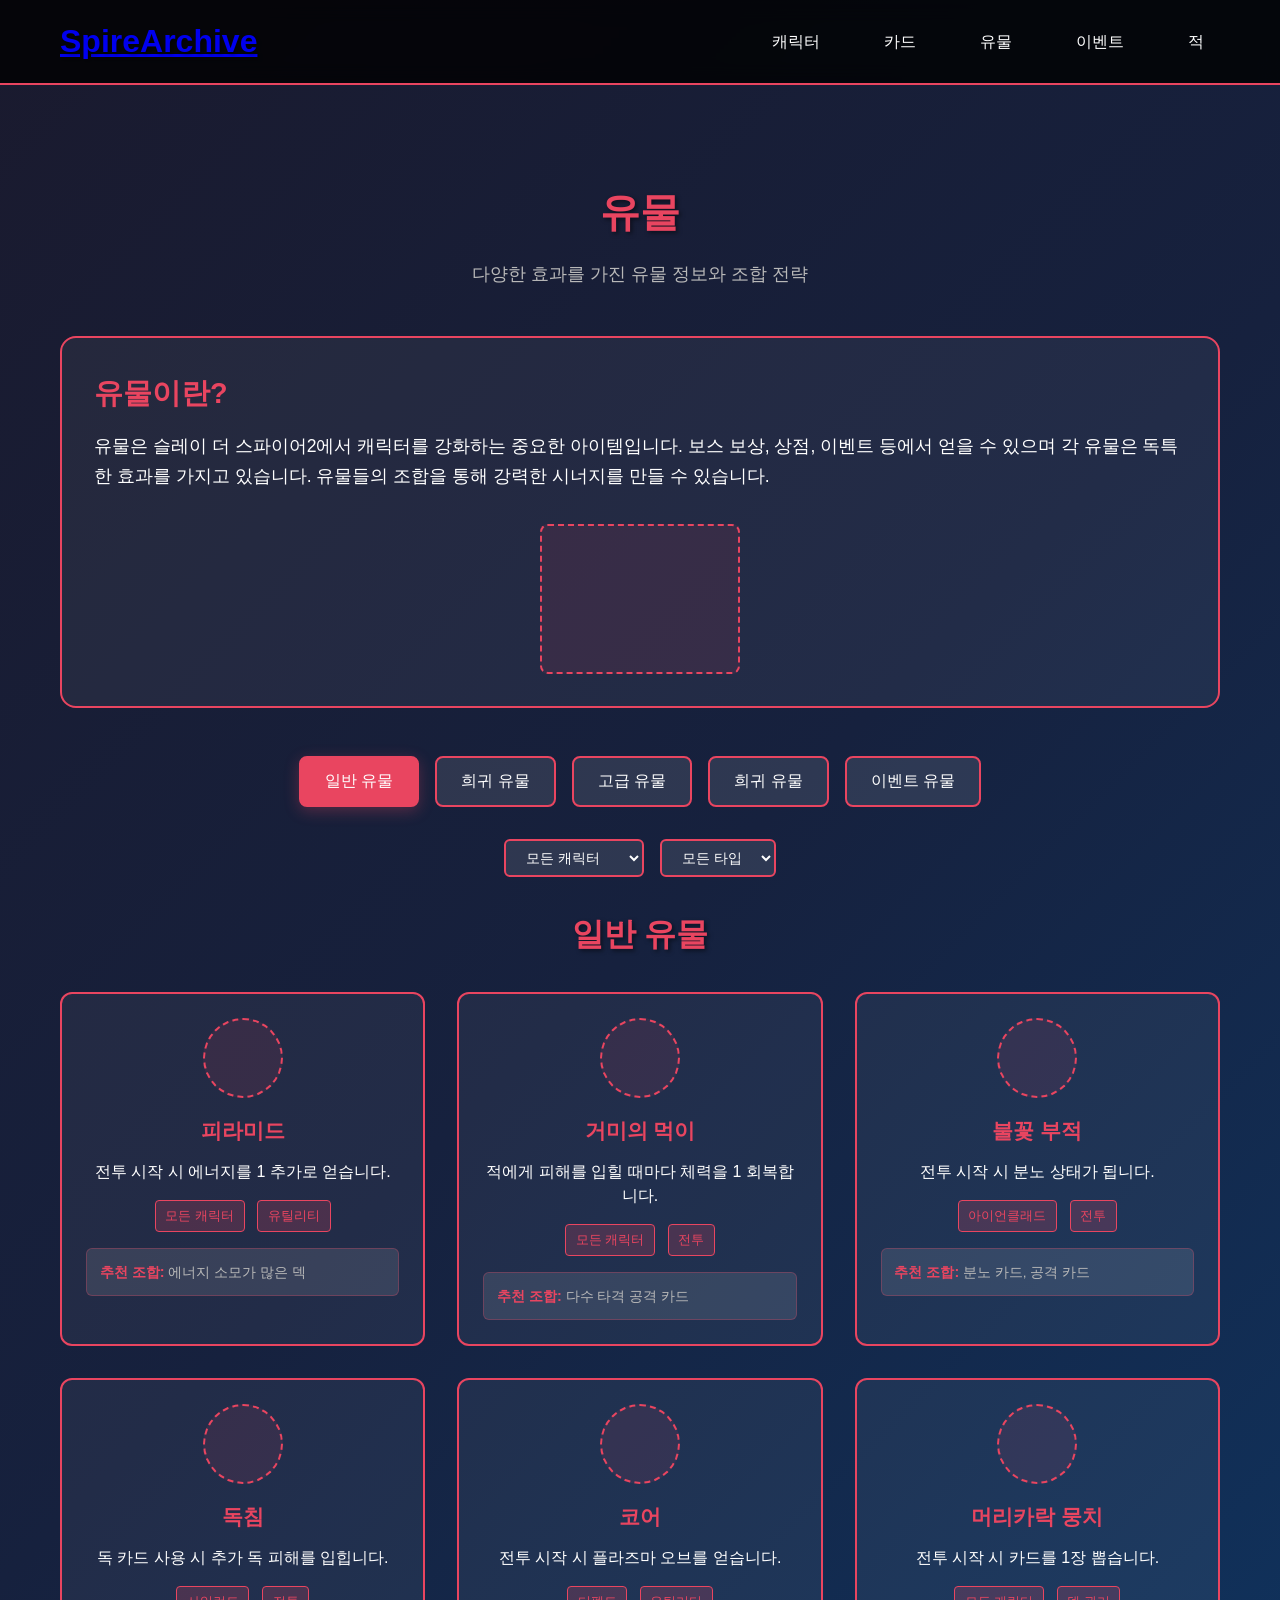
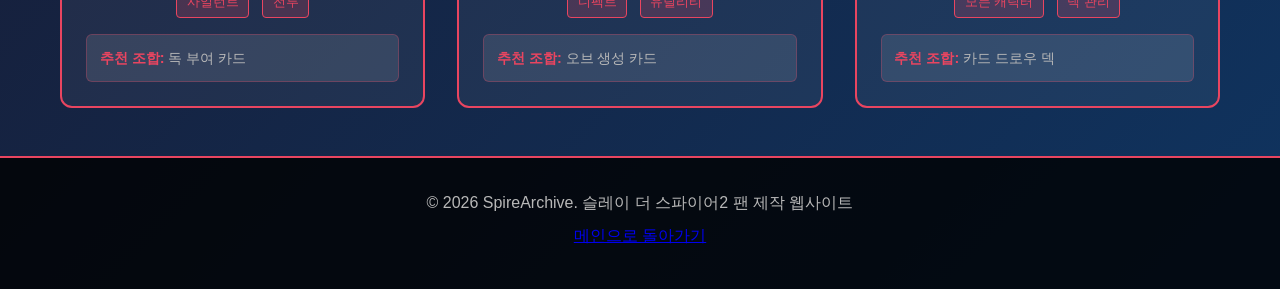
<file: pages/relics.html>
<!DOCTYPE html>
<html lang="ko">
<head>
    <meta charset="UTF-8">
    <meta name="viewport" content="width=device-width, initial-scale=1.0">
    <title>유물 - SpireArchive</title>
    <link rel="stylesheet" href="../css/style.css">
    <link rel="stylesheet" href="../css/relics.css">
</head>
<body>
    <header class="header">
        <div class="container">
            <div class="logo">
                <h1><a href="../index.html">SpireArchive</a></h1>
            </div>
            <nav class="nav">
                <ul class="nav-list">
                    <li><a href="../index.html#characters" class="nav-link">캐릭터</a></li>
                    <li><a href="../index.html#cards" class="nav-link">카드</a></li>
                    <li><a href="../index.html#relics" class="nav-link">유물</a></li>
                    <li><a href="../index.html#events" class="nav-link">이벤트</a></li>
                    <li><a href="../index.html#enemies" class="nav-link">적</a></li>
                </ul>
            </nav>
        </div>
    </header>

    <main class="main relics-page">
        <div class="container">
            <div class="page-header">
                <h1>유물</h1>
                <p class="page-description">다양한 효과를 가진 유물 정보와 조합 전략</p>
            </div>

            <div class="relics-intro">
                <div class="intro-content">
                    <h2>유물이란?</h2>
                    <p>유물은 슬레이 더 스파이어2에서 캐릭터를 강화하는 중요한 아이템입니다. 보스 보상, 상점, 이벤트 등에서 얻을 수 있으며 각 유물은 독특한 효과를 가지고 있습니다. 유물들의 조합을 통해 강력한 시너지를 만들 수 있습니다.</p>
                    <div class="intro-image">
                        <!-- TODO: 유물 예시 이미지 -->
                    </div>
                </div>
            </div>

            <div class="relics-categories">
                <div class="category-tabs">
                    <button class="tab-btn active" data-category="common">일반 유물</button>
                    <button class="tab-btn" data-category="uncommon">희귀 유물</button>
                    <button class="tab-btn" data-category="rare">고급 유물</button>
                    <button class="tab-btn" data-category="boss">희귀 유물</button>
                    <button class="tab-btn" data-category="event">이벤트 유물</button>
                </div>
            </div>

            <div class="relics-filter">
                <select class="filter-select" data-filter="character">
                    <option value="all">모든 캐릭터</option>
                    <option value="ironclad">아이언클래드</option>
                    <option value="silent">사일런트</option>
                    <option value="regent">리젠트</option>
                    <option value="necrobinder">네크로바인더</option>
                    <option value="defect">디펙트</option>
                    <option value="colorless">무색</option>
                </select>
                <select class="filter-select" data-filter="type">
                    <option value="all">모든 타입</option>
                    <option value="combat">전투</option>
                    <option value="utility">유틸리티</option>
                    <option value="deck">덱 관리</option>
                    <option value="economy">경제</option>
                </select>
            </div>

            <!-- 일반 유물 -->
            <div id="common" class="relics-section active">
                <h2>일반 유물</h2>
                <div class="relics-grid">
                    <div class="relic-item" data-character="colorless" data-type="utility">
                        <div class="relic-image">
                            <!-- TODO: 피라미드 이미지 -->
                        </div>
                        <div class="relic-details">
                            <h3>피라미드</h3>
                            <p class="relic-description">전투 시작 시 에너지를 1 추가로 얻습니다.</p>
                            <div class="relic-stats">
                                <span class="character">모든 캐릭터</span>
                                <span class="type">유틸리티</span>
                            </div>
                            <div class="relic-combo">
                                <strong>추천 조합:</strong> 에너지 소모가 많은 덱
                            </div>
                        </div>
                    </div>

                    <div class="relic-item" data-character="colorless" data-type="combat">
                        <div class="relic-image">
                            <!-- TODO: 거미의 먹이 이미지 -->
                        </div>
                        <div class="relic-details">
                            <h3>거미의 먹이</h3>
                            <p class="relic-description">적에게 피해를 입힐 때마다 체력을 1 회복합니다.</p>
                            <div class="relic-stats">
                                <span class="character">모든 캐릭터</span>
                                <span class="type">전투</span>
                            </div>
                            <div class="relic-combo">
                                <strong>추천 조합:</strong> 다수 타격 공격 카드
                            </div>
                        </div>
                    </div>

                    <div class="relic-item" data-character="ironclad" data-type="combat">
                        <div class="relic-image">
                            <!-- TODO: 불꽃 부적 이미지 -->
                        </div>
                        <div class="relic-details">
                            <h3>불꽃 부적</h3>
                            <p class="relic-description">전투 시작 시 분노 상태가 됩니다.</p>
                            <div class="relic-stats">
                                <span class="character">아이언클래드</span>
                                <span class="type">전투</span>
                            </div>
                            <div class="relic-combo">
                                <strong>추천 조합:</strong> 분노 카드, 공격 카드
                            </div>
                        </div>
                    </div>

                    <div class="relic-item" data-character="silent" data-type="combat">
                        <div class="relic-image">
                            <!-- TODO: 독침 이미지 -->
                        </div>
                        <div class="relic-details">
                            <h3>독침</h3>
                            <p class="relic-description">독 카드 사용 시 추가 독 피해를 입힙니다.</p>
                            <div class="relic-stats">
                                <span class="character">사일런트</span>
                                <span class="type">전투</span>
                            </div>
                            <div class="relic-combo">
                                <strong>추천 조합:</strong> 독 부여 카드
                            </div>
                        </div>
                    </div>

                    <div class="relic-item" data-character="defect" data-type="utility">
                        <div class="relic-image">
                            <!-- TODO: 코어 이미지 -->
                        </div>
                        <div class="relic-details">
                            <h3>코어</h3>
                            <p class="relic-description">전투 시작 시 플라즈마 오브를 얻습니다.</p>
                            <div class="relic-stats">
                                <span class="character">디펙트</span>
                                <span class="type">유틸리티</span>
                            </div>
                            <div class="relic-combo">
                                <strong>추천 조합:</strong> 오브 생성 카드
                            </div>
                        </div>
                    </div>

                    <div class="relic-item" data-character="colorless" data-type="deck">
                        <div class="relic-image">
                            <!-- TODO: 머리카락 뭉치 이미지 -->
                        </div>
                        <div class="relic-details">
                            <h3>머리카락 뭉치</h3>
                            <p class="relic-description">전투 시작 시 카드를 1장 뽑습니다.</p>
                            <div class="relic-stats">
                                <span class="character">모든 캐릭터</span>
                                <span class="type">덱 관리</span>
                            </div>
                            <div class="relic-combo">
                                <strong>추천 조합:</strong> 카드 드로우 덱
                            </div>
                        </div>
                    </div>
                </div>
            </div>

            <!-- 희귀 유물 -->
            <div id="uncommon" class="relics-section">
                <h2>희귀 유물</h2>
                <div class="relics-grid">
                    <div class="relic-item" data-character="colorless" data-type="combat">
                        <div class="relic-image">
                            <!-- TODO: 혈석 이미지 -->
                        </div>
                        <div class="relic-details">
                            <h3>혈석</h3>
                            <p class="relic-description">피해를 입을 때마다 힘을 1 얻습니다.</p>
                            <div class="relic-stats">
                                <span class="character">모든 캐릭터</span>
                                <span class="type">전투</span>
                            </div>
                            <div class="relic-combo">
                                <strong>추천 조합:</strong> 공격형 덱, 체력 관리
                            </div>
                        </div>
                    </div>

                    <div class="relic-item" data-character="silent" data-type="utility">
                        <div class="relic-image">
                            <!-- TODO: 그림자 망토 이미지 -->
                        </div>
                        <div class="relic-details">
                            <h3>그림자 망토</h3>
                            <p class="relic-description">전투 시작 시 은신 상태가 됩니다.</p>
                            <div class="relic-stats">
                                <span class="character">사일런트</span>
                                <span class="type">유틸리티</span>
                            </div>
                            <div class="relic-combo">
                                <strong>추천 조합:</strong> 약점 노출 카드
                            </div>
                        </div>
                    </div>

                    <div class="relic-item" data-character="regent" data-type="combat">
                        <div class="relic-image">
                            <!-- TODO: 왕관 이미지 -->
                        </div>
                        <div class="relic-details">
                            <h3>왕관</h3>
                            <p class="relic-description">전투 시작 시 3의 권위를 얻습니다.</p>
                            <div class="relic-stats">
                                <span class="character">리젠트</span>
                                <span class="type">전투</span>
                            </div>
                            <div class="relic-combo">
                                <strong>추천 조합:</strong> 권위 카드, 지배 카드
                            </div>
                        </div>
                    </div>

                    <div class="relic-item" data-character="necrobinder" data-type="combat">
                        <div class="relic-image">
                            <!-- TODO: 해골 가면 이미지 -->
                        </div>
                        <div class="relic-details">
                            <h3>해골 가면</h3>
                            <p class="relic-description">소환 카드 사용 시 추가 소환수를 얻습니다.</p>
                            <div class="relic-stats">
                                <span class="character">네크로바인더</span>
                                <span class="type">전투</span>
                            </div>
                            <div class="relic-combo">
                                <strong>추천 조합:</strong> 소환 카드
                            </div>
                        </div>
                    </div>

                    <div class="relic-item" data-character="colorless" data-type="deck">
                        <div class="relic-image">
                            <!-- TODO: 사과 이미지 -->
                        </div>
                        <div class="relic-details">
                            <h3>사과</h3>
                            <p class="relic-description">체력을 최대 체력까지 회복합니다.</p>
                            <div class="relic-stats">
                                <span class="character">모든 캐릭터</span>
                                <span class="type">덱 관리</span>
                            </div>
                            <div class="relic-combo">
                                <strong>추천 조합:</strong> 생존형 덱
                            </div>
                        </div>
                    </div>
                </div>
            </div>

            <!-- 영웅 유물 -->
            <div id="rare" class="relics-section">
                <h2>영웅 유물</h2>
                <div class="relics-grid">
                    <div class="relic-item" data-character="colorless" data-type="combat">
                        <div class="relic-image">
                            <!-- TODO: 시계 이미지 -->
                        </div>
                        <div class="relic-details">
                            <h3>시계</h3>
                            <p class="relic-description">매 턴 추가 턴을 1번 얻습니다.</p>
                            <div class="relic-stats">
                                <span class="character">모든 캐릭터</span>
                                <span class="type">전투</span>
                            </div>
                            <div class="relic-combo">
                                <strong>추천 조합:</strong> 모든 덱 타입
                            </div>
                        </div>
                    </div>

                    <div class="relic-item" data-character="colorless" data-type="utility">
                        <div class="relic-image">
                            <!-- TODO: 깃털 이미지 -->
                        </div>
                        <div class="relic-details">
                            <h3>깃털</h3>
                            <p class="relic-description">카드 비용이 3 이상일 때 비용이 0이 됩니다.</p>
                            <div class="relic-stats">
                                <span class="character">모든 캐릭터</span>
                                <span class="type">유틸리티</span>
                            </div>
                            <div class="relic-combo">
                                <strong>추천 조합:</strong> 고비용 카드 덱
                            </div>
                        </div>
                    </div>

                    <div class="relic-item" data-character="colorless" data-type="economy">
                        <div class="relic-image">
                            <!-- TODO: 금화 주머니 이미지 -->
                        </div>
                        <div class="relic-details">
                            <h3>금화 주머니</h3>
                            <p class="relic-description">전투 시작 시 금화를 300 얻습니다.</p>
                            <div class="relic-stats">
                                <span class="character">모든 캐릭터</span>
                                <span class="type">경제</span>
                            </div>
                            <div class="relic-combo">
                                <strong>추천 조합:</strong> 상점 중심 플레이
                            </div>
                        </div>
                    </div>
                </div>
            </div>

            <!-- 보스 유물 -->
            <div id="boss" class="relics-section">
                <h2>보스 유물</h2>
                <div class="relics-grid">
                    <div class="relic-item" data-character="colorless" data-type="combat">
                        <div class="relic-image">
                            <!-- TODO: 블랙 스타 이미지 -->
                        </div>
                        <div class="relic-details">
                            <h3>블랙 스타</h3>
                            <p class="relic-description">모든 공격 카드가 2번 공격합니다.</p>
                            <div class="relic-stats">
                                <span class="character">모든 캐릭터</span>
                                <span class="type">전투</span>
                            </div>
                            <div class="relic-combo">
                                <strong>추천 조합:</strong> 공격 카드 중심 덱
                            </div>
                        </div>
                    </div>

                    <div class="relic-item" data-character="colorless" data-type="utility">
                        <div class="relic-image">
                            <!-- TODO: 소시지 이미지 -->
                        </div>
                        <div class="relic-details">
                            <h3>소시지</h3>
                            <p class="relic-description">최대 체력이 15 증가합니다.</p>
                            <div class="relic-stats">
                                <span class="character">모든 캐릭터</span>
                                <span class="type">유틸리티</span>
                            </div>
                            <div class="relic-combo">
                                <strong>추천 조합:</strong> 생존형 덱
                            </div>
                        </div>
                    </div>

                    <div class="relic-item" data-character="colorless" data-type="deck">
                        <div class="relic-image">
                            <!-- TODO: 양피지 이미지 -->
                        </div>
                        <div class="relic-details">
                            <h3>양피지</h3>
                            <p class="relic-description">전투 시작 시 카드를 3장 뽑습니다.</p>
                            <div class="relic-stats">
                                <span class="character">모든 캐릭터</span>
                                <span class="type">덱 관리</span>
                            </div>
                            <div class="relic-combo">
                                <strong>추천 조합:</strong> 카드 드로우 덱
                            </div>
                        </div>
                    </div>
                </div>
            </div>

            <!-- 이벤트 유물 -->
            <div id="event" class="relics-section">
                <h2>이벤트 유물</h2>
                <div class="relics-grid">
                    <div class="relic-item" data-character="colorless" data-type="utility">
                        <div class="relic-image">
                            <!-- TODO: 화분 이미지 -->
                        </div>
                        <div class="relic-details">
                            <h3>화분</h3>
                            <p class="relic-description">휴식 시 체력을 추가로 15 회복합니다.</p>
                            <div class="relic-stats">
                                <span class="character">모든 캐릭터</span>
                                <span class="type">유틸리티</span>
                            </div>
                            <div class="relic-combo">
                                <strong>추천 조합:</strong> 장거리 플레이
                            </div>
                        </div>
                    </div>

                    <div class="relic-item" data-character="colorless" data-type="economy">
                        <div class="relic-image">
                            <!-- TODO: 금화 동전 이미지 -->
                        </div>
                        <div class="relic-details">
                            <h3>금화 동전</h3>
                            <p class="relic-description">상점에서 카드 구매 시 50% 할인됩니다.</p>
                            <div class="relic-stats">
                                <span class="character">모든 캐릭터</span>
                                <span class="type">경제</span>
                            </div>
                            <div class="relic-combo">
                                <strong>추천 조합:</strong> 상점 중심 플레이
                            </div>
                        </div>
                    </div>
                </div>
            </div>
        </div>
    </main>

    <footer class="footer">
        <div class="container">
            <p>&copy; 2026 SpireArchive. 슬레이 더 스파이어2 팬 제작 웹사이트</p>
            <p><a href="../index.html">메인으로 돌아가기</a></p>
        </div>
    </footer>

    <script src="../js/main.js"></script>
    <script src="../js/relics.js"></script>
</body>
</html>
</file>
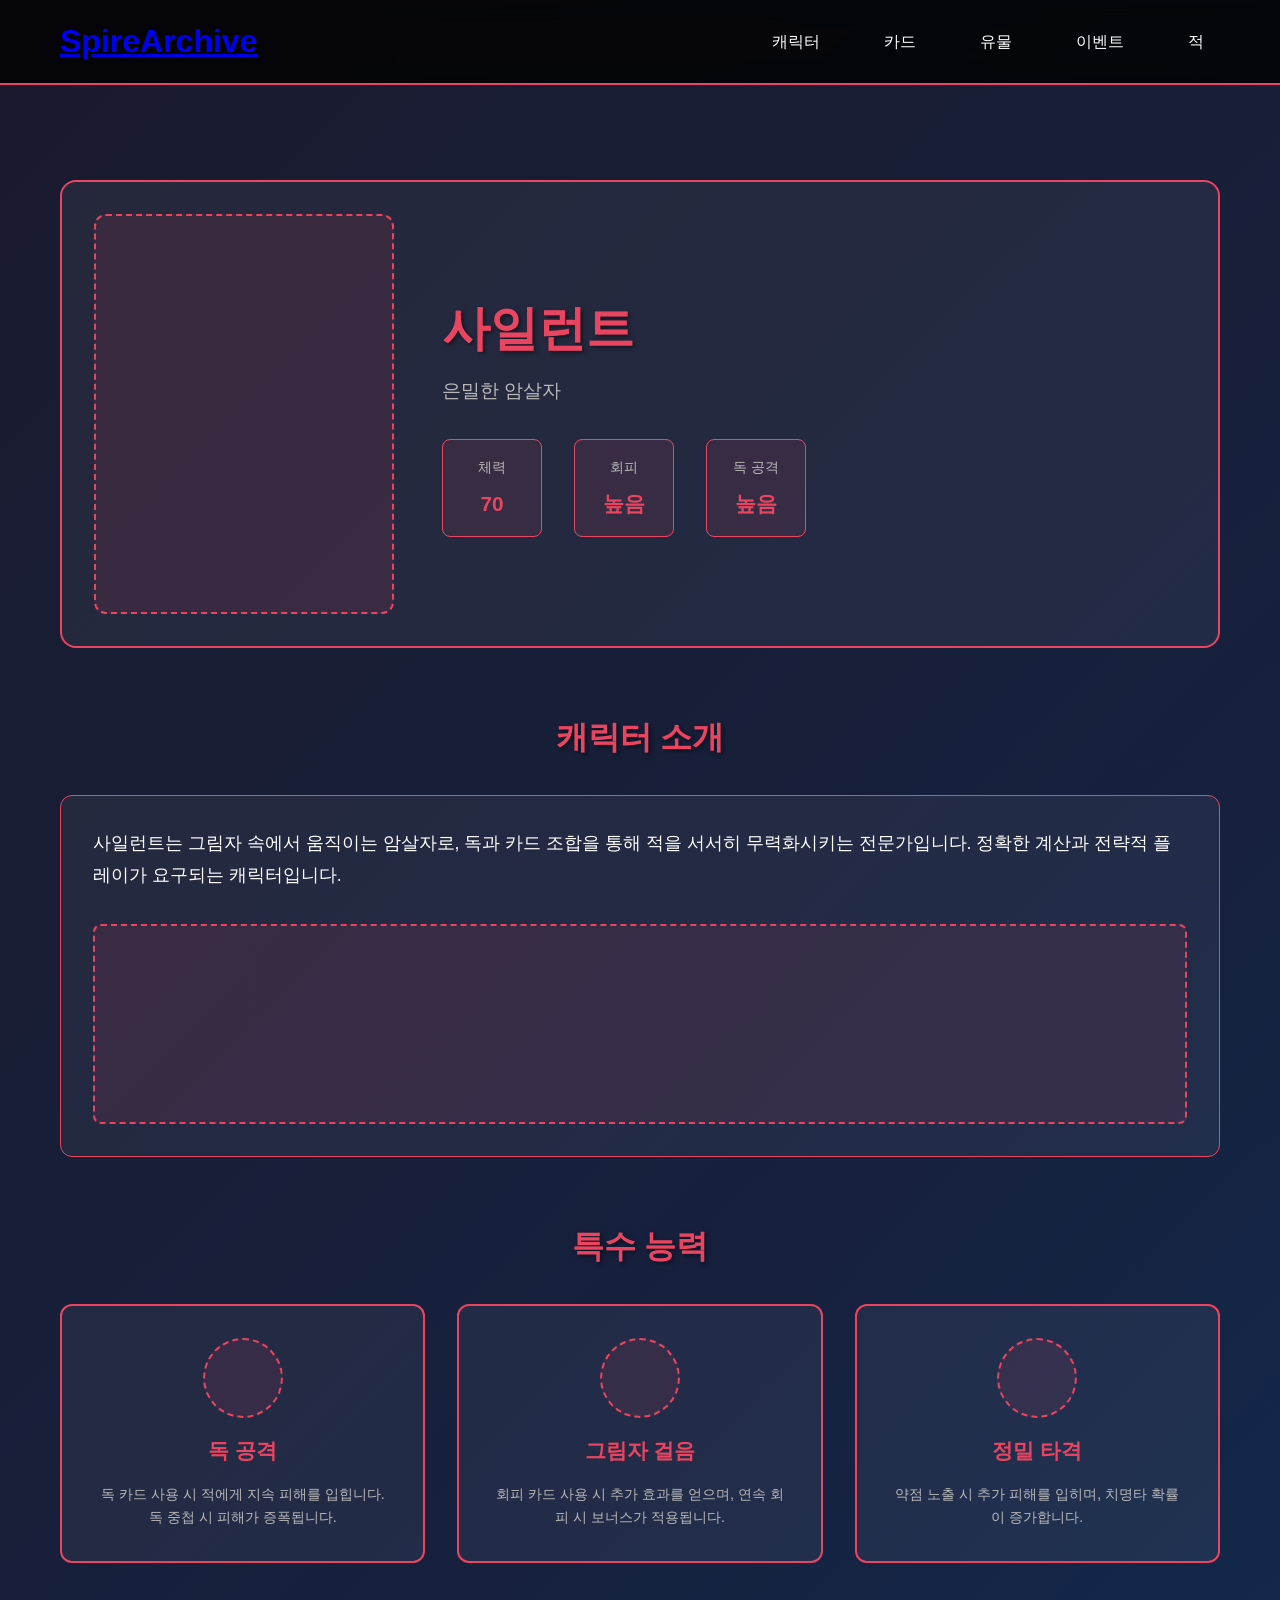
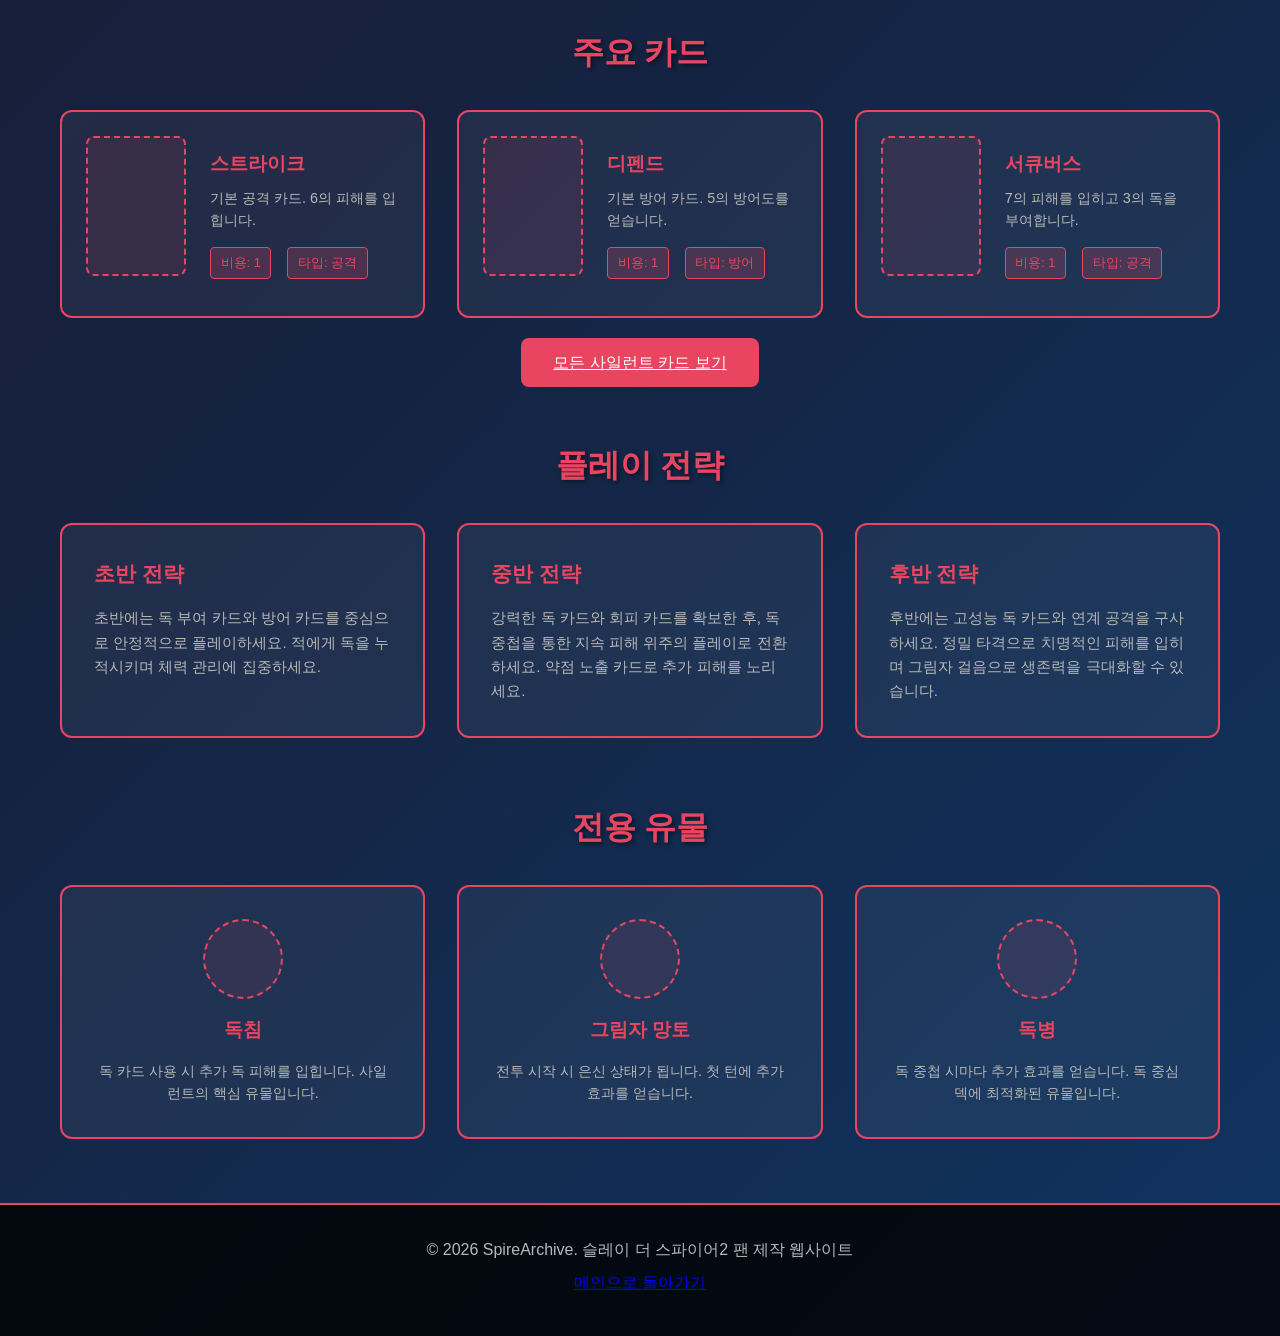
<file: pages/silent.html>
<!DOCTYPE html>
<html lang="ko">
<head>
    <meta charset="UTF-8">
    <meta name="viewport" content="width=device-width, initial-scale=1.0">
    <title>사일런트 - SpireArchive</title>
    <link rel="stylesheet" href="../css/style.css">
    <link rel="stylesheet" href="../css/character.css">
</head>
<body>
    <header class="header">
        <div class="container">
            <div class="logo">
                <h1><a href="../index.html">SpireArchive</a></h1>
            </div>
            <nav class="nav">
                <ul class="nav-list">
                    <li><a href="../index.html#characters" class="nav-link">캐릭터</a></li>
                    <li><a href="../index.html#cards" class="nav-link">카드</a></li>
                    <li><a href="../index.html#relics" class="nav-link">유물</a></li>
                    <li><a href="../index.html#events" class="nav-link">이벤트</a></li>
                    <li><a href="../index.html#enemies" class="nav-link">적</a></li>
                </ul>
            </nav>
        </div>
    </header>

    <main class="main character-page">
        <div class="container">
            <div class="character-header">
                <div class="character-portrait">
                    <!-- TODO: 사일런트 전신 이미지 -->
                </div>
                <div class="character-info">
                    <h1>사일런트</h1>
                    <p class="character-subtitle">은밀한 암살자</p>
                    <div class="character-stats">
                        <div class="stat">
                            <span class="stat-label">체력</span>
                            <span class="stat-value">70</span>
                        </div>
                        <div class="stat">
                            <span class="stat-label">회피</span>
                            <span class="stat-value">높음</span>
                        </div>
                        <div class="stat">
                            <span class="stat-label">독 공격</span>
                            <span class="stat-value">높음</span>
                        </div>
                    </div>
                </div>
            </div>

            <section class="character-description">
                <h2>캐릭터 소개</h2>
                <div class="description-content">
                    <p>사일런트는 그림자 속에서 움직이는 암살자로, 독과 카드 조합을 통해 적을 서서히 무력화시키는 전문가입니다. 정확한 계산과 전략적 플레이가 요구되는 캐릭터입니다.</p>
                    <!-- TODO: 사일런트 배경 이미지 -->
                    <div class="character-background">
                        <!-- 배경 이미지 공간 -->
                    </div>
                </div>
            </section>

            <section class="character-abilities">
                <h2>특수 능력</h2>
                <div class="abilities-grid">
                    <div class="ability-card">
                        <div class="ability-icon">
                            <!-- TODO: 능력 아이콘 -->
                        </div>
                        <h3>독 공격</h3>
                        <p>독 카드 사용 시 적에게 지속 피해를 입힙니다. 독 중첩 시 피해가 증폭됩니다.</p>
                    </div>
                    <div class="ability-card">
                        <div class="ability-icon">
                            <!-- TODO: 능력 아이콘 -->
                        </div>
                        <h3>그림자 걸음</h3>
                        <p>회피 카드 사용 시 추가 효과를 얻으며, 연속 회피 시 보너스가 적용됩니다.</p>
                    </div>
                    <div class="ability-card">
                        <div class="ability-icon">
                            <!-- TODO: 능력 아이콘 -->
                        </div>
                        <h3>정밀 타격</h3>
                        <p>약점 노출 시 추가 피해를 입히며, 치명타 확률이 증가합니다.</p>
                    </div>
                </div>
            </section>

            <section class="character-cards">
                <h2>주요 카드</h2>
                <div class="cards-showcase">
                    <div class="card-item">
                        <div class="card-image">
                            <!-- TODO: 스트라이크 카드 이미지 -->
                        </div>
                        <div class="card-info">
                            <h3>스트라이크</h3>
                            <p>기본 공격 카드. 6의 피해를 입힙니다.</p>
                            <div class="card-stats">
                                <span class="cost">비용: 1</span>
                                <span class="type">타입: 공격</span>
                            </div>
                        </div>
                    </div>
                    <div class="card-item">
                        <div class="card-image">
                            <!-- TODO: 디펜드 카드 이미지 -->
                        </div>
                        <div class="card-info">
                            <h3>디펜드</h3>
                            <p>기본 방어 카드. 5의 방어도를 얻습니다.</p>
                            <div class="card-stats">
                                <span class="cost">비용: 1</span>
                                <span class="type">타입: 방어</span>
                            </div>
                        </div>
                    </div>
                    <div class="card-item">
                        <div class="card-image">
                            <!-- TODO: 서큐버스 카드 이미지 -->
                        </div>
                        <div class="card-info">
                            <h3>서큐버스</h3>
                            <p>7의 피해를 입히고 3의 독을 부여합니다.</p>
                            <div class="card-stats">
                                <span class="cost">비용: 1</span>
                                <span class="type">타입: 공격</span>
                            </div>
                        </div>
                    </div>
                </div>
                <div class="cards-link">
                    <a href="character-cards.html#silent" class="btn-primary">모든 사일런트 카드 보기</a>
                </div>
            </section>

            <section class="character-strategy">
                <h2>플레이 전략</h2>
                <div class="strategy-content">
                    <div class="strategy-section">
                        <h3>초반 전략</h3>
                        <p>초반에는 독 부여 카드와 방어 카드를 중심으로 안정적으로 플레이하세요. 적에게 독을 누적시키며 체력 관리에 집중하세요.</p>
                    </div>
                    <div class="strategy-section">
                        <h3>중반 전략</h3>
                        <p>강력한 독 카드와 회피 카드를 확보한 후, 독 중첩을 통한 지속 피해 위주의 플레이로 전환하세요. 약점 노출 카드로 추가 피해를 노리세요.</p>
                    </div>
                    <div class="strategy-section">
                        <h3>후반 전략</h3>
                        <p>후반에는 고성능 독 카드와 연계 공격을 구사하세요. 정밀 타격으로 치명적인 피해를 입히며 그림자 걸음으로 생존력을 극대화할 수 있습니다.</p>
                    </div>
                </div>
            </section>

            <section class="character-relics">
                <h2>전용 유물</h2>
                <div class="relics-grid">
                    <div class="relic-item">
                        <div class="relic-image">
                            <!-- TODO: 유물 이미지 -->
                        </div>
                        <h3>독침</h3>
                        <p>독 카드 사용 시 추가 독 피해를 입힙니다. 사일런트의 핵심 유물입니다.</p>
                    </div>
                    <div class="relic-item">
                        <div class="relic-image">
                            <!-- TODO: 유물 이미지 -->
                        </div>
                        <h3>그림자 망토</h3>
                        <p>전투 시작 시 은신 상태가 됩니다. 첫 턴에 추가 효과를 얻습니다.</p>
                    </div>
                    <div class="relic-item">
                        <div class="relic-image">
                            <!-- TODO: 유물 이미지 -->
                        </div>
                        <h3>독병</h3>
                        <p>독 중첩 시마다 추가 효과를 얻습니다. 독 중심 덱에 최적화된 유물입니다.</p>
                    </div>
                </div>
            </section>
        </div>
    </main>

    <footer class="footer">
        <div class="container">
            <p>&copy; 2026 SpireArchive. 슬레이 더 스파이어2 팬 제작 웹사이트</p>
            <p><a href="../index.html">메인으로 돌아가기</a></p>
        </div>
    </footer>

    <script src="../js/main.js"></script>
</body>
</html>
</file>
<file: css/style.css>
/* 전역 스타일 */
* {
    margin: 0;
    padding: 0;
    box-sizing: border-box;
}

body {
    font-family: 'Noto Sans KR', sans-serif;
    background: linear-gradient(135deg, #1a1a2e 0%, #16213e 50%, #0f3460 100%);
    color: #ffffff;
    line-height: 1.6;
    min-height: 100vh;
}

.container {
    max-width: 1200px;
    margin: 0 auto;
    padding: 0 20px;
}

/* 헤더 스타일 */
.header {
    background: rgba(0, 0, 0, 0.8);
    backdrop-filter: blur(10px);
    padding: 1rem 0;
    position: fixed;
    width: 100%;
    top: 0;
    z-index: 1000;
    border-bottom: 2px solid #e94560;
}

.header .container {
    display: flex;
    justify-content: space-between;
    align-items: center;
}

.logo h1 {
    color: #e94560;
    font-size: 2rem;
    font-weight: 700;
    text-shadow: 2px 2px 4px rgba(0, 0, 0, 0.5);
}

.logo .tagline {
    font-size: 0.9rem;
    color: #b8b8b8;
    margin-top: 0.25rem;
}

.nav-list {
    display: flex;
    list-style: none;
    gap: 2rem;
}

.nav-link {
    color: #ffffff;
    text-decoration: none;
    font-weight: 500;
    transition: color 0.3s ease;
    padding: 0.5rem 1rem;
    border-radius: 4px;
}

.nav-link:hover {
    color: #e94560;
    background: rgba(233, 69, 96, 0.1);
}

/* 메인 컨텐츠 */
.main {
    margin-top: 80px;
}

.hero {
    padding: 4rem 0;
    text-align: center;
    background: rgba(0, 0, 0, 0.3);
}

.hero h2 {
    font-size: 3rem;
    margin-bottom: 1rem;
    color: #e94560;
    text-shadow: 2px 2px 4px rgba(0, 0, 0, 0.5);
}

.hero p {
    font-size: 1.2rem;
    color: #b8b8b8;
    margin-bottom: 2rem;
}

.hero-image {
    width: 300px;
    height: 200px;
    margin: 0 auto;
    background: rgba(233, 69, 96, 0.1);
    border: 2px none #e94560;
    border-radius: 8px;
    display: flex;
    align-items: center;
    justify-content: center;
    color: #e94560;
}

/* 섹션 스타일 */
.section {
    padding: 4rem 0;
    background: rgba(0, 0, 0, 0.2);
}

.section:nth-child(even) {
    background: rgba(0, 0, 0, 0.3);
}

.section-title {
    font-size: 2.5rem;
    text-align: center;
    margin-bottom: 3rem;
    color: #e94560;
    text-shadow: 2px 2px 4px rgba(0, 0, 0, 0.5);
}

/* 캐릭터 그리드 */
.characters-grid {
    display: grid;
    grid-template-columns: repeat(auto-fit, minmax(200px, 1fr));
    gap: 2rem;
    margin-top: 2rem;
}

.character-card {
    background: rgba(255, 255, 255, 0.1);
    border: 2px solid #e94560;
    border-radius: 12px;
    padding: 1.5rem;
    text-align: center;
    cursor: pointer;
    transition: transform 0.3s ease, box-shadow 0.3s ease;
}

.character-card:hover {
    transform: translateY(-5px);
    box-shadow: 0 10px 30px rgba(233, 69, 96, 0.3);
}

.character-image {
    width: 120px;
    height: 120px;
    margin: 0 auto 1rem;
    background: rgba(233, 69, 96, 0.1);
    border: 2px dashed #e94560;
    border-radius: 50%;
    display: flex;
    align-items: center;
    justify-content: center;
    color: #e94560;
}

.character-card h3 {
    color: #e94560;
    margin-bottom: 0.5rem;
    font-size: 1.3rem;
}

.character-card p {
    color: #b8b8b8;
    font-size: 0.9rem;
}

/* 메인 콘텐츠 그리드 */
.content-grid {
    display: flex;
    flex-direction: column;
    gap: 3rem;
    margin-top: 2rem;
}

.grid-row {
    display: grid;
    grid-template-columns: repeat(3, 1fr);
    gap: 2rem;
}

.grid-item {
    background: rgba(255, 255, 255, 0.1);
    border: 2px solid #e94560;
    border-radius: 12px;
    padding: 2rem;
    text-align: center;
    transition: transform 0.3s ease, box-shadow 0.3s ease;
    min-height: 400px;
    display: flex;
    flex-direction: column;
}

.grid-item:hover {
    transform: translateY(-5px);
    box-shadow: 0 10px 30px rgba(233, 69, 96, 0.3);
    border-color: #ff6b6b;
}

.item-title {
    font-size: 2rem;
    color: #e94560;
    margin-bottom: 1.5rem;
    text-shadow: 2px 2px 4px rgba(0, 0, 0, 0.5);
}

.item-content {
    display: flex;
    flex-direction: column;
    flex-grow: 1;
    justify-content: space-between;
}

.item-image {
    width: 120px;
    height: 120px;
    margin: 0 auto 1.5rem;
    background: rgba(233, 69, 96, 0.1);
    border: 2px dashed #e94560;
    border-radius: 8px;
    display: flex;
    align-items: center;
    justify-content: center;
    color: #e94560;
    font-size: 0.8rem;
    text-align: center;
}

.item-description {
    color: #b8b8b8;
    font-size: 1rem;
    line-height: 1.6;
    margin-bottom: 2rem;
    flex-grow: 1;
}

/* 카드 섹션 */
.cards-nav {
    display: flex;
    justify-content: center;
    gap: 2rem;
    margin-bottom: 3rem;
}

.card-btn {
    background: #e94560;
    color: white;
    border: none;
    padding: 1rem 2rem;
    border-radius: 8px;
    font-size: 1rem;
    font-weight: 500;
    cursor: pointer;
    transition: background 0.3s ease;
}

.card-btn:hover {
    background: #d63851;
}

.cards-preview {
    text-align: center;
}

.card-preview {
    background: rgba(255, 255, 255, 0.1);
    border: 2px solid #e94560;
    border-radius: 12px;
    padding: 2rem;
    max-width: 400px;
    margin: 0 auto;
}

.card-image {
    width: 150px;
    height: 200px;
    margin: 0 auto 1rem;
    background: rgba(233, 69, 96, 0.1);
    border: 2px dashed #e94560;
    border-radius: 8px;
    display: flex;
    align-items: center;
    justify-content: center;
    color: #e94560;
}

/* 유물, 이벤트, 적 섹션 */
.relics-content,
.events-content,
.enemies-content {
    text-align: center;
}

.relic-preview,
.event-preview,
.enemy-preview {
    background: rgba(255, 255, 255, 0.1);
    border: 2px solid #e94560;
    border-radius: 12px;
    padding: 2rem;
    max-width: 400px;
    margin: 0 auto 2rem;
}

.relic-image,
.event-image,
.enemy-image {
    width: 120px;
    height: 120px;
    margin: 0 auto 1rem;
    background: rgba(233, 69, 96, 0.1);
    border: 2px dashed #e94560;
    border-radius: 8px;
    display: flex;
    align-items: center;
    justify-content: center;
    color: #e94560;
}

.btn-primary {
    background: #e94560;
    color: white;
    border: none;
    padding: 1rem 2rem;
    border-radius: 8px;
    font-size: 1rem;
    font-weight: 500;
    cursor: pointer;
    transition: background 0.3s ease;
}

.btn-primary:hover {
    background: #d63851;
}

/* 푸터 */
.footer {
    background: rgba(0, 0, 0, 0.8);
    padding: 2rem 0;
    text-align: center;
    border-top: 2px solid #e94560;
}

.footer p {
    color: #b8b8b8;
    margin-bottom: 0.5rem;
}

/* 반응형 디자인 */
@media (max-width: 1200px) {
    .grid-row {
        grid-template-columns: repeat(2, 1fr);
    }
    
    .grid-item {
        min-height: 350px;
    }
}

@media (max-width: 768px) {
    .grid-row {
        grid-template-columns: 1fr;
        gap: 1.5rem;
    }
    
    .grid-item {
        min-height: 300px;
        padding: 1.5rem;
    }
    
    .item-title {
        font-size: 1.5rem;
    }
    
    .item-image {
        width: 100px;
        height: 100px;
    }
    
    .item-description {
        font-size: 0.9rem;
    }
    
    .btn-primary, .btn-secondary {
        font-size: 0.8rem;
        padding: 0.6rem 1.2rem;
    }
}

@media (max-width: 480px) {
    .content-grid {
        gap: 2rem;
    }
    
    .grid-item {
        padding: 1rem;
        min-height: 280px;
    }
    
    .item-title {
        font-size: 1.3rem;
        margin-bottom: 1rem;
    }
    
    .item-image {
        width: 80px;
        height: 80px;
        margin: 0 auto 1rem;
    }
    
    .item-description {
        font-size: 0.85rem;
        margin-bottom: 1.5rem;
    }
    
    .btn-primary, .btn-secondary {
        font-size: 0.75rem;
        padding: 0.5rem 1rem;
        margin: 0.3rem;
    }
}

@media (max-width: 768px) {
    .header .container {
        flex-direction: column;
        gap: 1rem;
    }
    
    .nav-list {
        flex-direction: column;
        gap: 0.5rem;
        text-align: center;
    }
    
    .hero h2 {
        font-size: 2rem;
    }
    
    .characters-grid {
        grid-template-columns: repeat(auto-fit, minmax(150px, 1fr));
        gap: 1rem;
    }
    
    .cards-nav {
        flex-direction: column;
        gap: 1rem;
    }
}
</file>
<file: css/ancients.css>
/* 고대의 존재 페이지 스타일 */

/* 페이지 헤더 */
.ancients-page .page-header {
    text-align: center;
    margin-bottom: 3rem;
}

.ancients-page .page-header h1 {
    font-size: 2.5rem;
    color: #e94560;
    margin-bottom: 1rem;
    text-shadow: 2px 2px 4px rgba(0, 0, 0, 0.5);
}

.ancients-page .page-description {
    font-size: 1.2rem;
    color: #b8b8b8;
    max-width: 600px;
    margin: 0 auto;
}

/* 고대의 존재 소개 */
.ancients-intro {
    background: rgba(255, 255, 255, 0.1);
    border: 2px solid #e94560;
    border-radius: 12px;
    padding: 2rem;
    margin-bottom: 3rem;
}

.intro-content {
    display: grid;
    grid-template-columns: 1fr auto;
    gap: 2rem;
    align-items: center;
}

.intro-content h2 {
    font-size: 2rem;
    color: #e94560;
    margin-bottom: 1rem;
    text-shadow: 2px 2px 4px rgba(0, 0, 0, 0.5);
}

.intro-content p {
    color: #b8b8b8;
    line-height: 1.6;
    font-size: 1.1rem;
}

.intro-image {
    width: 150px;
    height: 150px;
    background: rgba(233, 69, 96, 0.1);
    border: 2px dashed #e94560;
    border-radius: 8px;
    display: flex;
    align-items: center;
    justify-content: center;
    color: #e94560;
    font-size: 0.8rem;
    text-align: center;
}

/* 카테고리 탭 */
.ancients-categories {
    margin-bottom: 2rem;
}

.category-tabs {
    display: flex;
    justify-content: center;
    gap: 1rem;
    flex-wrap: wrap;
}

.tab-btn {
    background: rgba(255, 255, 255, 0.1);
    border: 2px solid #e94560;
    color: #e94560;
    padding: 0.8rem 1.5rem;
    border-radius: 8px;
    font-size: 1rem;
    font-weight: 500;
    cursor: pointer;
    transition: all 0.3s ease;
}

.tab-btn:hover {
    background: rgba(233, 69, 96, 0.1);
}

.tab-btn.active {
    background: #e94560;
    color: white;
}

/* 필터 */
.ancients-filter {
    display: flex;
    justify-content: center;
    gap: 1rem;
    margin-bottom: 3rem;
    flex-wrap: wrap;
}

.filter-select {
    background: rgba(255, 255, 255, 0.1);
    border: 2px solid #e94560;
    color: white;
    padding: 0.8rem 1rem;
    border-radius: 8px;
    font-size: 1rem;
    cursor: pointer;
    transition: all 0.3s ease;
}

.filter-select:hover {
    background: rgba(233, 69, 96, 0.1);
}

.filter-select:focus {
    outline: none;
    border-color: #ff6b6b;
    box-shadow: 0 0 0 3px rgba(233, 69, 96, 0.2);
}

.filter-select option {
    background: #16213e;
    color: white;
}

/* 고대의 존재 섹션 */
.ancients-section {
    margin-bottom: 3rem;
}

.ancients-section h2 {
    font-size: 2rem;
    color: #e94560;
    margin-bottom: 2rem;
    text-shadow: 2px 2px 4px rgba(0, 0, 0, 0.5);
    text-align: center;
}

.ancients-section {
    display: none;
}

.ancients-section.active {
    display: block;
}

/* 고대의 존재 그리드 */
.ancients-grid {
    display: grid;
    grid-template-columns: repeat(auto-fit, minmax(350px, 1fr));
    gap: 2rem;
}

.ancient-item {
    background: rgba(255, 255, 255, 0.1);
    border: 2px solid #e94560;
    border-radius: 12px;
    padding: 1.5rem;
    transition: transform 0.3s ease, box-shadow 0.3s ease;
    cursor: pointer;
    position: relative;
    overflow: hidden;
}

.ancient-item::before {
    content: '';
    position: absolute;
    top: 0;
    left: 0;
    right: 0;
    height: 4px;
    background: linear-gradient(90deg, #e94560, #ff6b6b, #e94560);
    background-size: 200% 100%;
    animation: shimmer 3s infinite;
}

@keyframes shimmer {
    0% { background-position: -200% 0; }
    100% { background-position: 200% 0; }
}

.ancient-item:hover {
    transform: translateY(-5px);
    box-shadow: 0 10px 30px rgba(233, 69, 96, 0.3);
    border-color: #ff6b6b;
}

.ancient-item.hidden {
    display: none;
}

/* 고대의 존재 이미지 */
.ancient-image {
    width: 100px;
    height: 100px;
    margin: 0 auto 1rem;
    background: rgba(233, 69, 96, 0.1);
    border: 2px dashed #e94560;
    border-radius: 50%;
    display: flex;
    align-items: center;
    justify-content: center;
    color: #e94560;
    font-size: 0.7rem;
    text-align: center;
    position: relative;
}

.ancient-image::after {
    content: '';
    position: absolute;
    top: -5px;
    left: -5px;
    right: -5px;
    bottom: -5px;
    border: 1px solid rgba(233, 69, 96, 0.3);
    border-radius: 50%;
    animation: pulse 2s infinite;
}

@keyframes pulse {
    0% { transform: scale(1); opacity: 1; }
    50% { transform: scale(1.05); opacity: 0.7; }
    100% { transform: scale(1); opacity: 1; }
}

/* 고대의 존재 상세 정보 */
.ancient-details h3 {
    font-size: 1.6rem;
    color: #e94560;
    margin-bottom: 0.5rem;
    text-shadow: 2px 2px 4px rgba(0, 0, 0, 0.5);
}

.ancient-description {
    color: #b8b8b8;
    font-size: 1rem;
    line-height: 1.6;
    margin-bottom: 1rem;
}

.ancient-stats {
    display: flex;
    gap: 0.5rem;
    margin-bottom: 1rem;
    flex-wrap: wrap;
}

.ancient-stats span {
    background: rgba(233, 69, 96, 0.2);
    color: #e94560;
    padding: 0.3rem 0.8rem;
    border-radius: 20px;
    font-size: 0.8rem;
    font-weight: 500;
}

.ancient-stats .rarity.ancient {
    background: rgba(255, 215, 0, 0.2);
    color: #ffd700;
    border: 1px solid rgba(255, 215, 0, 0.3);
}

.ancient-stats .rarity.legendary {
    background: rgba(148, 0, 211, 0.2);
    color: #9400d3;
    border: 1px solid rgba(148, 0, 211, 0.3);
}

.ancient-stats .rarity.mythic {
    background: rgba(255, 0, 255, 0.2);
    color: #ff00ff;
    border: 1px solid rgba(255, 0, 255, 0.3);
    animation: mythicGlow 2s infinite;
}

@keyframes mythicGlow {
    0%, 100% { box-shadow: 0 0 5px rgba(255, 0, 255, 0.5); }
    50% { box-shadow: 0 0 15px rgba(255, 0, 255, 0.8); }
}

.ancient-combo {
    color: #888;
    font-size: 0.9rem;
    line-height: 1.5;
}

.ancient-combo strong {
    color: #e94560;
}

/* 고대의 존재 모달 */
.ancient-modal {
    position: fixed;
    top: 0;
    left: 0;
    width: 100%;
    height: 100%;
    background: rgba(0, 0, 0, 0.8);
    display: none;
    align-items: center;
    justify-content: center;
    z-index: 1000;
}

.ancient-modal.active {
    display: flex;
}

.modal-content {
    background: linear-gradient(135deg, #1a1a2e 0%, #16213e 50%, #0f3460 100%);
    border: 3px solid #e94560;
    border-radius: 16px;
    padding: 2rem;
    max-width: 700px;
    width: 90%;
    max-height: 80vh;
    overflow-y: auto;
    position: relative;
}

.modal-close {
    position: absolute;
    top: 1rem;
    right: 1rem;
    background: #e94560;
    color: white;
    border: none;
    width: 40px;
    height: 40px;
    border-radius: 50%;
    font-size: 1.5rem;
    cursor: pointer;
    transition: background 0.3s ease;
    display: flex;
    align-items: center;
    justify-content: center;
}

.modal-close:hover {
    background: #d63851;
}

.modal-ancient-image {
    width: 150px;
    height: 150px;
    margin: 0 auto 1.5rem;
    background: rgba(233, 69, 96, 0.1);
    border: 2px dashed #e94560;
    border-radius: 50%;
    display: flex;
    align-items: center;
    justify-content: center;
    color: #e94560;
    font-size: 0.8rem;
    text-align: center;
    position: relative;
}

.modal-ancient-image::after {
    content: '';
    position: absolute;
    top: -5px;
    left: -5px;
    right: -5px;
    bottom: -5px;
    border: 1px solid rgba(233, 69, 96, 0.3);
    border-radius: 50%;
    animation: pulse 2s infinite;
}

.modal-ancient-details {
    text-align: center;
}

.modal-ancient-details h3 {
    font-size: 2.2rem;
    color: #e94560;
    margin-bottom: 1rem;
    text-shadow: 2px 2px 4px rgba(0, 0, 0, 0.5);
}

.modal-ancient-description {
    color: #b8b8b8;
    font-size: 1.2rem;
    line-height: 1.6;
    margin-bottom: 1.5rem;
}

.modal-ancient-stats {
    display: flex;
    justify-content: center;
    gap: 1rem;
    margin-bottom: 1.5rem;
    flex-wrap: wrap;
}

.modal-ancient-stats span {
    background: rgba(233, 69, 96, 0.2);
    color: #e94560;
    padding: 0.5rem 1rem;
    border-radius: 20px;
    font-size: 0.9rem;
    font-weight: 500;
}

.modal-ancient-stats .rarity.ancient {
    background: rgba(255, 215, 0, 0.2);
    color: #ffd700;
    border: 1px solid rgba(255, 215, 0, 0.3);
}

.modal-ancient-stats .rarity.legendary {
    background: rgba(148, 0, 211, 0.2);
    color: #9400d3;
    border: 1px solid rgba(148, 0, 211, 0.3);
}

.modal-ancient-stats .rarity.mythic {
    background: rgba(255, 0, 255, 0.2);
    color: #ff00ff;
    border: 1px solid rgba(255, 0, 255, 0.3);
    animation: mythicGlow 2s infinite;
}

.modal-ancient-combo {
    color: #888;
    font-size: 1rem;
    line-height: 1.5;
    text-align: left;
    background: rgba(255, 255, 255, 0.05);
    padding: 1rem;
    border-radius: 8px;
    margin-top: 1rem;
}

.modal-ancient-combo strong {
    color: #e94560;
}

/* 반응형 디자인 */
@media (max-width: 768px) {
    .intro-content {
        grid-template-columns: 1fr;
        text-align: center;
    }
    
    .intro-image {
        margin: 0 auto;
    }
    
    .category-tabs {
        flex-direction: column;
        align-items: center;
    }
    
    .tab-btn {
        width: 200px;
        text-align: center;
    }
    
    .ancients-filter {
        flex-direction: column;
        align-items: center;
    }
    
    .filter-select {
        width: 200px;
    }
    
    .ancients-grid {
        grid-template-columns: 1fr;
        gap: 1.5rem;
    }
    
    .ancient-item {
        padding: 1rem;
    }
    
    .modal-content {
        padding: 1.5rem;
        margin: 1rem;
    }
}

@media (max-width: 480px) {
    .ancients-page .page-header h1 {
        font-size: 2rem;
    }
    
    .intro-content h2 {
        font-size: 1.5rem;
    }
    
    .intro-content p {
        font-size: 1rem;
    }
    
    .intro-image {
        width: 100px;
        height: 100px;
    }
    
    .ancients-section h2 {
        font-size: 1.5rem;
    }
    
    .ancient-details h3 {
        font-size: 1.4rem;
    }
    
    .ancient-description {
        font-size: 0.9rem;
    }
    
    .modal-ancient-details h3 {
        font-size: 1.8rem;
    }
    
    .modal-ancient-description {
        font-size: 1rem;
    }
    
    .ancient-image {
        width: 80px;
        height: 80px;
    }
    
    .modal-ancient-image {
        width: 120px;
        height: 120px;
    }
}
</file>
<file: css/cards.css>
/* 카드 페이지 전용 스타일 */

.cards-page {
    padding-top: 100px;
}

.page-header {
    text-align: center;
    margin-bottom: 3rem;
}

.page-header h1 {
    font-size: 2.5rem;
    color: #e94560;
    margin-bottom: 1rem;
    text-shadow: 2px 2px 4px rgba(0, 0, 0, 0.5);
}

.page-description {
    font-size: 1.1rem;
    color: #b8b8b8;
}

.character-tabs {
    display: flex;
    justify-content: center;
    gap: 1rem;
    margin-bottom: 3rem;
    flex-wrap: wrap;
}

.tab-btn {
    background: rgba(255, 255, 255, 0.1);
    border: 2px solid #e94560;
    color: #ffffff;
    padding: 0.8rem 1.5rem;
    border-radius: 8px;
    cursor: pointer;
    transition: all 0.3s ease;
    font-size: 1rem;
    font-weight: 500;
}

.tab-btn:hover {
    background: rgba(233, 69, 96, 0.2);
    transform: translateY(-2px);
}

.tab-btn.active {
    background: #e94560;
    color: #ffffff;
    box-shadow: 0 4px 15px rgba(233, 69, 96, 0.3);
}

.character-cards-section {
    display: none;
    animation: fadeIn 0.5s ease;
}

.character-cards-section.active {
    display: block;
}

@keyframes fadeIn {
    from {
        opacity: 0;
        transform: translateY(20px);
    }
    to {
        opacity: 1;
        transform: translateY(0);
    }
}

.character-cards-section h2 {
    font-size: 2rem;
    color: #e94560;
    margin-bottom: 2rem;
    text-align: center;
    text-shadow: 2px 2px 4px rgba(0, 0, 0, 0.5);
}

.cards-filter {
    display: flex;
    gap: 1rem;
    justify-content: center;
    margin-bottom: 2rem;
    flex-wrap: wrap;
}

.filter-select {
    background: rgba(255, 255, 255, 0.1);
    border: 2px solid #e94560;
    color: #ffffff;
    padding: 0.5rem 1rem;
    border-radius: 6px;
    font-size: 0.9rem;
    cursor: pointer;
    transition: all 0.3s ease;
}

.filter-select:hover {
    background: rgba(233, 69, 96, 0.2);
}

.filter-select:focus {
    outline: none;
    box-shadow: 0 0 0 2px rgba(233, 69, 96, 0.5);
}

.filter-select option {
    background: #1a1a2e;
    color: #ffffff;
}

.cards-grid {
    display: grid;
    grid-template-columns: repeat(auto-fill, minmax(280px, 1fr));
    gap: 2rem;
    margin-bottom: 3rem;
}

.card-item {
    background: rgba(255, 255, 255, 0.05);
    border: 2px solid #e94560;
    border-radius: 12px;
    padding: 1.5rem;
    transition: all 0.3s ease;
    cursor: pointer;
    position: relative;
    overflow: hidden;
}

.card-item:hover {
    transform: translateY(-5px);
    box-shadow: 0 10px 30px rgba(233, 69, 96, 0.3);
    border-color: #ff6b6b;
}

.card-item::before {
    content: '';
    position: absolute;
    top: 0;
    left: 0;
    right: 0;
    height: 4px;
    background: linear-gradient(90deg, #e94560, #ff6b6b);
    transform: scaleX(0);
    transition: transform 0.3s ease;
}

.card-item:hover::before {
    transform: scaleX(1);
}

.card-image {
    width: 100px;
    height: 140px;
    margin: 0 auto 1rem;
    background: rgba(233, 69, 96, 0.1);
    border: 2px dashed #e94560;
    border-radius: 8px;
    display: flex;
    align-items: center;
    justify-content: center;
    color: #e94560;
    font-size: 0.8rem;
    text-align: center;
}

.card-details h3 {
    color: #e94560;
    margin-bottom: 0.8rem;
    font-size: 1.2rem;
    font-weight: 600;
}

.card-stats {
    display: flex;
    gap: 0.8rem;
    margin-bottom: 0.8rem;
    flex-wrap: wrap;
}

.card-stats .cost,
.card-stats .type {
    background: rgba(233, 69, 96, 0.2);
    padding: 0.3rem 0.6rem;
    border-radius: 4px;
    color: #e94560;
    border: 1px solid #e94560;
    font-size: 0.8rem;
    font-weight: 500;
}

.card-description {
    color: #b8b8b8;
    font-size: 0.9rem;
    line-height: 1.5;
    margin-bottom: 0.8rem;
}

.card-rarity {
    position: absolute;
    top: 1rem;
    right: 1rem;
    background: rgba(233, 69, 96, 0.8);
    color: #ffffff;
    padding: 0.3rem 0.6rem;
    border-radius: 4px;
    font-size: 0.7rem;
    font-weight: 600;
    text-transform: uppercase;
}

.card-rarity[data-rarity="common"] {
    background: rgba(108, 117, 125, 0.8);
}

.card-rarity[data-rarity="uncommon"] {
    background: rgba(40, 167, 69, 0.8);
}

.card-rarity[data-rarity="rare"] {
    background: rgba(233, 69, 96, 0.8);
}

/* 필터링된 카드 숨김 효과 */
.card-item.hidden {
    opacity: 0.3;
    transform: scale(0.9);
    pointer-events: none;
}

/* 카드 상세 모달 (추가 기능) */
.card-modal {
    display: none;
    position: fixed;
    top: 0;
    left: 0;
    width: 100%;
    height: 100%;
    background: rgba(0, 0, 0, 0.8);
    z-index: 2000;
    align-items: center;
    justify-content: center;
}

.card-modal.active {
    display: flex;
}

.modal-content {
    background: linear-gradient(135deg, #1a1a2e 0%, #16213e 50%, #0f3460 100%);
    border: 3px solid #e94560;
    border-radius: 16px;
    padding: 2rem;
    max-width: 500px;
    width: 90%;
    max-height: 80vh;
    overflow-y: auto;
    position: relative;
}

.modal-close {
    position: absolute;
    top: 1rem;
    right: 1rem;
    background: #e94560;
    border: none;
    color: #ffffff;
    width: 30px;
    height: 30px;
    border-radius: 50%;
    cursor: pointer;
    font-size: 1.2rem;
    display: flex;
    align-items: center;
    justify-content: center;
    transition: background 0.3s ease;
}

.modal-close:hover {
    background: #d63851;
}

.modal-card-image {
    width: 150px;
    height: 210px;
    margin: 0 auto 1.5rem;
    background: rgba(233, 69, 96, 0.1);
    border: 2px dashed #e94560;
    border-radius: 8px;
    display: flex;
    align-items: center;
    justify-content: center;
    color: #e94560;
}

.modal-card-details h3 {
    color: #e94560;
    margin-bottom: 1rem;
    font-size: 1.5rem;
    text-align: center;
}

.modal-card-stats {
    display: flex;
    justify-content: center;
    gap: 1rem;
    margin-bottom: 1rem;
}

.modal-card-description {
    color: #ffffff;
    font-size: 1rem;
    line-height: 1.6;
    text-align: center;
    margin-bottom: 1rem;
}

.modal-card-rarity {
    text-align: center;
    font-weight: 600;
    color: #e94560;
}

/* 반응형 디자인 */
@media (max-width: 768px) {
    .character-tabs {
        flex-direction: column;
        align-items: center;
    }
    
    .tab-btn {
        width: 200px;
        text-align: center;
    }
    
    .cards-filter {
        flex-direction: column;
        align-items: center;
    }
    
    .filter-select {
        width: 200px;
    }
    
    .cards-grid {
        grid-template-columns: 1fr;
        gap: 1.5rem;
    }
    
    .card-item {
        padding: 1rem;
    }
    
    .modal-content {
        margin: 1rem;
        padding: 1.5rem;
    }
}

@media (max-width: 480px) {
    .page-header h1 {
        font-size: 2rem;
    }
    
    .character-cards-section h2 {
        font-size: 1.5rem;
    }
    
    .card-stats {
        justify-content: center;
    }
}
</file>
<file: css/character.css>
/* 캐릭터 페이지 전용 스타일 */

.character-page {
    padding-top: 100px;
}

.character-header {
    display: flex;
    gap: 3rem;
    align-items: center;
    margin-bottom: 4rem;
    background: rgba(255, 255, 255, 0.05);
    border-radius: 16px;
    padding: 2rem;
    border: 2px solid #e94560;
}

.character-portrait {
    width: 300px;
    height: 400px;
    background: rgba(233, 69, 96, 0.1);
    border: 2px dashed #e94560;
    border-radius: 12px;
    display: flex;
    align-items: center;
    justify-content: center;
    color: #e94560;
    flex-shrink: 0;
}

.character-info h1 {
    font-size: 3rem;
    color: #e94560;
    margin-bottom: 0.5rem;
    text-shadow: 2px 2px 4px rgba(0, 0, 0, 0.5);
}

.character-subtitle {
    font-size: 1.2rem;
    color: #b8b8b8;
    margin-bottom: 2rem;
}

.character-stats {
    display: flex;
    gap: 2rem;
}

.stat {
    text-align: center;
    background: rgba(233, 69, 96, 0.1);
    padding: 1rem;
    border-radius: 8px;
    border: 1px solid #e94560;
    min-width: 100px;
}

.stat-label {
    display: block;
    font-size: 0.9rem;
    color: #b8b8b8;
    margin-bottom: 0.5rem;
}

.stat-value {
    display: block;
    font-size: 1.3rem;
    font-weight: bold;
    color: #e94560;
}

.character-description,
.character-abilities,
.character-cards,
.character-strategy,
.character-relics {
    margin-bottom: 4rem;
}

.character-description h2,
.character-abilities h2,
.character-cards h2,
.character-strategy h2,
.character-relics h2 {
    font-size: 2rem;
    color: #e94560;
    margin-bottom: 2rem;
    text-align: center;
    text-shadow: 2px 2px 4px rgba(0, 0, 0, 0.5);
}

.description-content {
    background: rgba(255, 255, 255, 0.05);
    padding: 2rem;
    border-radius: 12px;
    border: 1px solid #e94560;
}

.description-content p {
    font-size: 1.1rem;
    line-height: 1.8;
    color: #ffffff;
    margin-bottom: 2rem;
}

.character-background {
    width: 100%;
    height: 200px;
    background: rgba(233, 69, 96, 0.1);
    border: 2px dashed #e94560;
    border-radius: 8px;
    display: flex;
    align-items: center;
    justify-content: center;
    color: #e94560;
}

.abilities-grid {
    display: grid;
    grid-template-columns: repeat(auto-fit, minmax(250px, 1fr));
    gap: 2rem;
}

.ability-card {
    background: rgba(255, 255, 255, 0.05);
    border: 2px solid #e94560;
    border-radius: 12px;
    padding: 2rem;
    text-align: center;
    transition: transform 0.3s ease, box-shadow 0.3s ease;
}

.ability-card:hover {
    transform: translateY(-5px);
    box-shadow: 0 10px 30px rgba(233, 69, 96, 0.3);
}

.ability-icon {
    width: 80px;
    height: 80px;
    margin: 0 auto 1rem;
    background: rgba(233, 69, 96, 0.1);
    border: 2px dashed #e94560;
    border-radius: 50%;
    display: flex;
    align-items: center;
    justify-content: center;
    color: #e94560;
}

.ability-card h3 {
    color: #e94560;
    margin-bottom: 1rem;
    font-size: 1.3rem;
}

.ability-card p {
    color: #b8b8b8;
    font-size: 0.9rem;
    line-height: 1.6;
}

.cards-showcase {
    display: grid;
    grid-template-columns: repeat(auto-fit, minmax(300px, 1fr));
    gap: 2rem;
    margin-bottom: 2rem;
}

.card-item {
    background: rgba(255, 255, 255, 0.05);
    border: 2px solid #e94560;
    border-radius: 12px;
    padding: 1.5rem;
    display: flex;
    gap: 1.5rem;
    align-items: center;
    transition: transform 0.3s ease;
}

.card-item:hover {
    transform: translateY(-3px);
}

.card-image {
    width: 100px;
    height: 140px;
    background: rgba(233, 69, 96, 0.1);
    border: 2px dashed #e94560;
    border-radius: 8px;
    display: flex;
    align-items: center;
    justify-content: center;
    color: #e94560;
    flex-shrink: 0;
}

.card-info h3 {
    color: #e94560;
    margin-bottom: 0.5rem;
    font-size: 1.2rem;
}

.card-info p {
    color: #b8b8b8;
    font-size: 0.9rem;
    margin-bottom: 1rem;
    line-height: 1.5;
}

.card-stats {
    display: flex;
    gap: 1rem;
    font-size: 0.8rem;
}

.cost,
.type {
    background: rgba(233, 69, 96, 0.2);
    padding: 0.3rem 0.6rem;
    border-radius: 4px;
    color: #e94560;
    border: 1px solid #e94560;
}

.cards-link {
    text-align: center;
}

.strategy-content {
    display: grid;
    grid-template-columns: repeat(auto-fit, minmax(300px, 1fr));
    gap: 2rem;
}

.strategy-section {
    background: rgba(255, 255, 255, 0.05);
    border: 2px solid #e94560;
    border-radius: 12px;
    padding: 2rem;
}

.strategy-section h3 {
    color: #e94560;
    margin-bottom: 1rem;
    font-size: 1.3rem;
}

.strategy-section p {
    color: #b8b8b8;
    line-height: 1.6;
    font-size: 0.95rem;
}

.relics-grid {
    display: grid;
    grid-template-columns: repeat(auto-fit, minmax(250px, 1fr));
    gap: 2rem;
}

.relic-item {
    background: rgba(255, 255, 255, 0.05);
    border: 2px solid #e94560;
    border-radius: 12px;
    padding: 2rem;
    text-align: center;
    transition: transform 0.3s ease;
}

.relic-item:hover {
    transform: translateY(-5px);
}

.relic-image {
    width: 80px;
    height: 80px;
    margin: 0 auto 1rem;
    background: rgba(233, 69, 96, 0.1);
    border: 2px dashed #e94560;
    border-radius: 50%;
    display: flex;
    align-items: center;
    justify-content: center;
    color: #e94560;
}

.relic-item h3 {
    color: #e94560;
    margin-bottom: 1rem;
    font-size: 1.2rem;
}

.relic-item p {
    color: #b8b8b8;
    font-size: 0.9rem;
    line-height: 1.5;
}

/* 반응형 디자인 */
@media (max-width: 768px) {
    .character-header {
        flex-direction: column;
        text-align: center;
    }
    
    .character-portrait {
        width: 200px;
        height: 250px;
    }
    
    .character-info h1 {
        font-size: 2rem;
    }
    
    .character-stats {
        justify-content: center;
    }
    
    .cards-showcase {
        grid-template-columns: 1fr;
    }
    
    .card-item {
        flex-direction: column;
        text-align: center;
    }
    
    .strategy-content {
        grid-template-columns: 1fr;
    }
}
</file>
<file: css/enemies.css>
/* 적 페이지 전용 스타일 */

.enemies-page {
    padding-top: 100px;
}

.page-header {
    text-align: center;
    margin-bottom: 3rem;
}

.page-header h1 {
    font-size: 2.5rem;
    color: #e94560;
    margin-bottom: 1rem;
    text-shadow: 2px 2px 4px rgba(0, 0, 0, 0.5);
}

.page-description {
    font-size: 1.1rem;
    color: #b8b8b8;
}

.enemies-intro {
    background: rgba(255, 255, 255, 0.05);
    border: 2px solid #e94560;
    border-radius: 16px;
    padding: 2rem;
    margin-bottom: 3rem;
}

.intro-content h2 {
    color: #e94560;
    margin-bottom: 1rem;
    font-size: 1.8rem;
}

.intro-content p {
    color: #ffffff;
    line-height: 1.7;
    margin-bottom: 2rem;
    font-size: 1.1rem;
}

.intro-image {
    width: 200px;
    height: 150px;
    margin: 0 auto;
    background: rgba(233, 69, 96, 0.1);
    border: 2px dashed #e94560;
    border-radius: 8px;
    display: flex;
    align-items: center;
    justify-content: center;
    color: #e94560;
}

.enemies-categories {
    margin-bottom: 2rem;
}

.category-tabs {
    display: flex;
    justify-content: center;
    gap: 1rem;
    flex-wrap: wrap;
}

.tab-btn {
    background: rgba(255, 255, 255, 0.1);
    border: 2px solid #e94560;
    color: #ffffff;
    padding: 0.8rem 1.5rem;
    border-radius: 8px;
    cursor: pointer;
    transition: all 0.3s ease;
    font-size: 1rem;
    font-weight: 500;
}

.tab-btn:hover {
    background: rgba(233, 69, 96, 0.2);
    transform: translateY(-2px);
}

.tab-btn.active {
    background: #e94560;
    color: #ffffff;
    box-shadow: 0 4px 15px rgba(233, 69, 96, 0.3);
}

.enemies-filter {
    display: flex;
    gap: 1rem;
    justify-content: center;
    margin-bottom: 2rem;
    flex-wrap: wrap;
}

.filter-select {
    background: rgba(255, 255, 255, 0.1);
    border: 2px solid #e94560;
    color: #ffffff;
    padding: 0.5rem 1rem;
    border-radius: 6px;
    font-size: 0.9rem;
    cursor: pointer;
    transition: all 0.3s ease;
}

.filter-select:hover {
    background: rgba(233, 69, 96, 0.2);
}

.filter-select:focus {
    outline: none;
    box-shadow: 0 0 0 2px rgba(233, 69, 96, 0.5);
}

.filter-select option {
    background: #1a1a2e;
    color: #ffffff;
}

.enemies-section {
    display: none;
    animation: fadeIn 0.5s ease;
}

.enemies-section.active {
    display: block;
}

@keyframes fadeIn {
    from {
        opacity: 0;
        transform: translateY(20px);
    }
    to {
        opacity: 1;
        transform: translateY(0);
    }
}

.enemies-section h2 {
    font-size: 2rem;
    color: #e94560;
    margin-bottom: 2rem;
    text-align: center;
    text-shadow: 2px 2px 4px rgba(0, 0, 0, 0.5);
}

.enemies-grid {
    display: grid;
    grid-template-columns: repeat(auto-fill, minmax(380px, 1fr));
    gap: 2rem;
    margin-bottom: 3rem;
}

.enemy-item {
    background: rgba(255, 255, 255, 0.05);
    border: 2px solid #e94560;
    border-radius: 12px;
    padding: 1.5rem;
    transition: all 0.3s ease;
    cursor: pointer;
    position: relative;
    overflow: hidden;
}

.enemy-item:hover {
    transform: translateY(-5px);
    box-shadow: 0 10px 30px rgba(233, 69, 96, 0.3);
    border-color: #ff6b6b;
}

.enemy-item::before {
    content: '';
    position: absolute;
    top: 0;
    left: 0;
    right: 0;
    height: 4px;
    background: linear-gradient(90deg, #e94560, #ff6b6b);
    transform: scaleX(0);
    transition: transform 0.3s ease;
}

.enemy-item:hover::before {
    transform: scaleX(1);
}

.enemy-image {
    width: 80px;
    height: 80px;
    margin: 0 auto 1rem;
    background: rgba(233, 69, 96, 0.1);
    border: 2px dashed #e94560;
    border-radius: 50%;
    display: flex;
    align-items: center;
    justify-content: center;
    color: #e94560;
    font-size: 0.8rem;
    text-align: center;
}

.enemy-details h3 {
    color: #e94560;
    margin-bottom: 0.8rem;
    font-size: 1.3rem;
    font-weight: 600;
    text-align: center;
}

.enemy-description {
    color: #ffffff;
    font-size: 1rem;
    line-height: 1.5;
    margin-bottom: 1rem;
    text-align: center;
}

.enemy-stats {
    display: flex;
    justify-content: center;
    gap: 0.8rem;
    margin-bottom: 1rem;
    flex-wrap: wrap;
}

.enemy-stats .health,
.enemy-stats .type,
.enemy-stats .difficulty {
    background: rgba(233, 69, 96, 0.2);
    padding: 0.3rem 0.6rem;
    border-radius: 4px;
    color: #e94560;
    border: 1px solid #e94560;
    font-size: 0.8rem;
    font-weight: 500;
}

.enemy-stats .health {
    background: rgba(40, 167, 69, 0.2);
    border-color: #28a745;
    color: #28a745;
}

.enemy-stats .type[data-type="elite"] {
    background: rgba(255, 193, 7, 0.2);
    border-color: #ffc107;
    color: #ffc107;
}

.enemy-stats .type[data-type="boss"] {
    background: rgba(220, 53, 69, 0.2);
    border-color: #dc3545;
    color: #dc3545;
}

.enemy-stats .difficulty[data-difficulty="easy"] {
    background: rgba(40, 167, 69, 0.2);
    border-color: #28a745;
    color: #28a745;
}

.enemy-stats .difficulty[data-difficulty="medium"] {
    background: rgba(255, 193, 7, 0.2);
    border-color: #ffc107;
    color: #ffc107;
}

.enemy-stats .difficulty[data-difficulty="hard"] {
    background: rgba(255, 152, 0, 0.2);
    border-color: #ff9800;
    color: #ff9800;
}

.enemy-stats .difficulty[data-difficulty="extreme"] {
    background: rgba(220, 53, 69, 0.2);
    border-color: #dc3545;
    color: #dc3545;
}

.enemy-patterns {
    background: rgba(255, 255, 255, 0.1);
    padding: 1rem;
    border-radius: 8px;
    border: 1px solid rgba(233, 69, 96, 0.3);
    margin-bottom: 1rem;
}

.enemy-patterns h4 {
    color: #e94560;
    margin-bottom: 0.8rem;
    font-size: 1.1rem;
    text-align: center;
}

.pattern {
    margin-bottom: 0.5rem;
    padding: 0.5rem;
    background: rgba(255, 255, 255, 0.05);
    border-radius: 4px;
    border-left: 3px solid #e94560;
}

.pattern:last-child {
    margin-bottom: 0;
}

.pattern strong {
    color: #e94560;
    font-size: 0.9rem;
}

.pattern {
    color: #b8b8b8;
    font-size: 0.85rem;
    line-height: 1.4;
}

.enemy-strategy {
    background: rgba(40, 167, 69, 0.1);
    padding: 1rem;
    border-radius: 8px;
    border: 1px solid rgba(40, 167, 69, 0.3);
}

.enemy-strategy h4 {
    color: #28a745;
    margin-bottom: 0.8rem;
    font-size: 1.1rem;
    text-align: center;
}

.enemy-strategy p {
    color: #ffffff;
    font-size: 0.9rem;
    line-height: 1.5;
}

/* 필터링된 적 숨김 효과 */
.enemy-item.hidden {
    opacity: 0.3;
    transform: scale(0.9);
    pointer-events: none;
}

/* 적 상세 모달 */
.enemy-modal {
    display: none;
    position: fixed;
    top: 0;
    left: 0;
    width: 100%;
    height: 100%;
    background: rgba(0, 0, 0, 0.8);
    z-index: 2000;
    align-items: center;
    justify-content: center;
}

.enemy-modal.active {
    display: flex;
}

.modal-content {
    background: linear-gradient(135deg, #1a1a2e 0%, #16213e 50%, #0f3460 100%);
    border: 3px solid #e94560;
    border-radius: 16px;
    padding: 2rem;
    max-width: 700px;
    width: 90%;
    max-height: 80vh;
    overflow-y: auto;
    position: relative;
}

.modal-close {
    position: absolute;
    top: 1rem;
    right: 1rem;
    background: #e94560;
    border: none;
    color: #ffffff;
    width: 30px;
    height: 30px;
    border-radius: 50%;
    cursor: pointer;
    font-size: 1.2rem;
    display: flex;
    align-items: center;
    justify-content: center;
    transition: background 0.3s ease;
}

.modal-close:hover {
    background: #d63851;
}

.modal-enemy-image {
    width: 150px;
    height: 150px;
    margin: 0 auto 1.5rem;
    background: rgba(233, 69, 96, 0.1);
    border: 2px dashed #e94560;
    border-radius: 50%;
    display: flex;
    align-items: center;
    justify-content: center;
    color: #e94560;
}

.modal-enemy-details h3 {
    color: #e94560;
    margin-bottom: 1rem;
    font-size: 2rem;
    text-align: center;
}

.modal-enemy-stats {
    display: flex;
    justify-content: center;
    gap: 1rem;
    margin-bottom: 1rem;
}

.modal-enemy-description {
    color: #ffffff;
    font-size: 1.1rem;
    line-height: 1.6;
    text-align: center;
    margin-bottom: 1.5rem;
}

.modal-enemy-patterns {
    background: rgba(255, 255, 255, 0.1);
    padding: 1.5rem;
    border-radius: 8px;
    border: 1px solid rgba(233, 69, 96, 0.3);
    margin-bottom: 1.5rem;
}

.modal-enemy-patterns h4 {
    color: #e94560;
    margin-bottom: 1rem;
    font-size: 1.3rem;
    text-align: center;
}

.modal-pattern {
    margin-bottom: 1rem;
    padding: 0.8rem;
    background: rgba(255, 255, 255, 0.05);
    border-radius: 6px;
    border-left: 4px solid #e94560;
    transition: all 0.3s ease;
}

.modal-pattern:hover {
    background: rgba(233, 69, 96, 0.1);
    transform: translateX(5px);
}

.modal-pattern:last-child {
    margin-bottom: 0;
}

.modal-pattern strong {
    color: #e94560;
    display: block;
    margin-bottom: 0.3rem;
    font-size: 1rem;
}

.modal-pattern {
    color: #ffffff;
    font-size: 0.95rem;
    line-height: 1.5;
}

.modal-enemy-strategy {
    background: rgba(40, 167, 69, 0.1);
    padding: 1.5rem;
    border-radius: 8px;
    border: 1px solid rgba(40, 167, 69, 0.3);
}

.modal-enemy-strategy h4 {
    color: #28a745;
    margin-bottom: 1rem;
    font-size: 1.3rem;
    text-align: center;
}

.modal-enemy-strategy p {
    color: #ffffff;
    font-size: 1rem;
    line-height: 1.6;
}

/* 반응형 디자인 */
@media (max-width: 768px) {
    .category-tabs {
        flex-direction: column;
        align-items: center;
    }
    
    .tab-btn {
        width: 200px;
        text-align: center;
    }
    
    .enemies-filter {
        flex-direction: column;
        align-items: center;
    }
    
    .filter-select {
        width: 200px;
    }
    
    .enemies-grid {
        grid-template-columns: 1fr;
        gap: 1.5rem;
    }
    
    .enemy-item {
        padding: 1rem;
    }
    
    .modal-content {
        margin: 1rem;
        padding: 1.5rem;
    }
}

@media (max-width: 480px) {
    .page-header h1 {
        font-size: 2rem;
    }
    
    .enemies-section h2 {
        font-size: 1.5rem;
    }
    
    .enemy-stats {
        justify-content: center;
    }
    
    .enemy-patterns,
    .enemy-strategy {
        padding: 0.8rem;
    }
    
    .pattern {
        padding: 0.4rem;
        font-size: 0.8rem;
    }
    
    .enemy-strategy p {
        font-size: 0.8rem;
    }
}
</file>
<file: css/events.css>
/* 이벤트 페이지 전용 스타일 */

.events-page {
    padding-top: 100px;
}

.page-header {
    text-align: center;
    margin-bottom: 3rem;
}

.page-header h1 {
    font-size: 2.5rem;
    color: #e94560;
    margin-bottom: 1rem;
    text-shadow: 2px 2px 4px rgba(0, 0, 0, 0.5);
}

.page-description {
    font-size: 1.1rem;
    color: #b8b8b8;
}

.events-intro {
    background: rgba(255, 255, 255, 0.05);
    border: 2px solid #e94560;
    border-radius: 16px;
    padding: 2rem;
    margin-bottom: 3rem;
}

.intro-content h2 {
    color: #e94560;
    margin-bottom: 1rem;
    font-size: 1.8rem;
}

.intro-content p {
    color: #ffffff;
    line-height: 1.7;
    margin-bottom: 2rem;
    font-size: 1.1rem;
}

.intro-image {
    width: 200px;
    height: 150px;
    margin: 0 auto;
    background: rgba(233, 69, 96, 0.1);
    border: 2px dashed #e94560;
    border-radius: 8px;
    display: flex;
    align-items: center;
    justify-content: center;
    color: #e94560;
}

.events-categories {
    margin-bottom: 2rem;
}

.category-tabs {
    display: flex;
    justify-content: center;
    gap: 1rem;
    flex-wrap: wrap;
}

.tab-btn {
    background: rgba(255, 255, 255, 0.1);
    border: 2px solid #e94560;
    color: #ffffff;
    padding: 0.8rem 1.5rem;
    border-radius: 8px;
    cursor: pointer;
    transition: all 0.3s ease;
    font-size: 1rem;
    font-weight: 500;
}

.tab-btn:hover {
    background: rgba(233, 69, 96, 0.2);
    transform: translateY(-2px);
}

.tab-btn.active {
    background: #e94560;
    color: #ffffff;
    box-shadow: 0 4px 15px rgba(233, 69, 96, 0.3);
}

.events-filter {
    display: flex;
    gap: 1rem;
    justify-content: center;
    margin-bottom: 2rem;
    flex-wrap: wrap;
}

.filter-select {
    background: rgba(255, 255, 255, 0.1);
    border: 2px solid #e94560;
    color: #ffffff;
    padding: 0.5rem 1rem;
    border-radius: 6px;
    font-size: 0.9rem;
    cursor: pointer;
    transition: all 0.3s ease;
}

.filter-select:hover {
    background: rgba(233, 69, 96, 0.2);
}

.filter-select:focus {
    outline: none;
    box-shadow: 0 0 0 2px rgba(233, 69, 96, 0.5);
}

.filter-select option {
    background: #1a1a2e;
    color: #ffffff;
}

.events-section {
    display: none;
    animation: fadeIn 0.5s ease;
}

.events-section.active {
    display: block;
}

@keyframes fadeIn {
    from {
        opacity: 0;
        transform: translateY(20px);
    }
    to {
        opacity: 1;
        transform: translateY(0);
    }
}

.events-section h2 {
    font-size: 2rem;
    color: #e94560;
    margin-bottom: 2rem;
    text-align: center;
    text-shadow: 2px 2px 4px rgba(0, 0, 0, 0.5);
}

.events-grid {
    display: grid;
    grid-template-columns: repeat(auto-fill, minmax(350px, 1fr));
    gap: 2rem;
    margin-bottom: 3rem;
}

.event-item {
    background: rgba(255, 255, 255, 0.05);
    border: 2px solid #e94560;
    border-radius: 12px;
    padding: 1.5rem;
    transition: all 0.3s ease;
    cursor: pointer;
    position: relative;
    overflow: hidden;
}

.event-item:hover {
    transform: translateY(-5px);
    box-shadow: 0 10px 30px rgba(233, 69, 96, 0.3);
    border-color: #ff6b6b;
}

.event-item::before {
    content: '';
    position: absolute;
    top: 0;
    left: 0;
    right: 0;
    height: 4px;
    background: linear-gradient(90deg, #e94560, #ff6b6b);
    transform: scaleX(0);
    transition: transform 0.3s ease;
}

.event-item:hover::before {
    transform: scaleX(1);
}

.event-image {
    width: 80px;
    height: 80px;
    margin: 0 auto 1rem;
    background: rgba(233, 69, 96, 0.1);
    border: 2px dashed #e94560;
    border-radius: 50%;
    display: flex;
    align-items: center;
    justify-content: center;
    color: #e94560;
    font-size: 0.8rem;
    text-align: center;
}

.event-details h3 {
    color: #e94560;
    margin-bottom: 0.8rem;
    font-size: 1.3rem;
    font-weight: 600;
    text-align: center;
}

.event-description {
    color: #ffffff;
    font-size: 1rem;
    line-height: 1.5;
    margin-bottom: 1rem;
    text-align: center;
}

.event-stats {
    display: flex;
    justify-content: center;
    gap: 0.8rem;
    margin-bottom: 1rem;
    flex-wrap: wrap;
}

.event-stats .location,
.event-stats .type {
    background: rgba(233, 69, 96, 0.2);
    padding: 0.3rem 0.6rem;
    border-radius: 4px;
    color: #e94560;
    border: 1px solid #e94560;
    font-size: 0.8rem;
    font-weight: 500;
}

.event-choices {
    background: rgba(255, 255, 255, 0.1);
    padding: 1rem;
    border-radius: 8px;
    border: 1px solid rgba(233, 69, 96, 0.3);
}

.event-choices h4 {
    color: #e94560;
    margin-bottom: 0.8rem;
    font-size: 1.1rem;
    text-align: center;
}

.choice {
    margin-bottom: 0.5rem;
    padding: 0.5rem;
    background: rgba(255, 255, 255, 0.05);
    border-radius: 4px;
    border-left: 3px solid #e94560;
}

.choice:last-child {
    margin-bottom: 0;
}

.choice strong {
    color: #e94560;
    font-size: 0.9rem;
}

.choice {
    color: #b8b8b8;
    font-size: 0.85rem;
    line-height: 1.4;
}

/* 필터링된 이벤트 숨김 효과 */
.event-item.hidden {
    opacity: 0.3;
    transform: scale(0.9);
    pointer-events: none;
}

/* 이벤트 상세 모달 */
.event-modal {
    display: none;
    position: fixed;
    top: 0;
    left: 0;
    width: 100%;
    height: 100%;
    background: rgba(0, 0, 0, 0.8);
    z-index: 2000;
    align-items: center;
    justify-content: center;
}

.event-modal.active {
    display: flex;
}

.modal-content {
    background: linear-gradient(135deg, #1a1a2e 0%, #16213e 50%, #0f3460 100%);
    border: 3px solid #e94560;
    border-radius: 16px;
    padding: 2rem;
    max-width: 600px;
    width: 90%;
    max-height: 80vh;
    overflow-y: auto;
    position: relative;
}

.modal-close {
    position: absolute;
    top: 1rem;
    right: 1rem;
    background: #e94560;
    border: none;
    color: #ffffff;
    width: 30px;
    height: 30px;
    border-radius: 50%;
    cursor: pointer;
    font-size: 1.2rem;
    display: flex;
    align-items: center;
    justify-content: center;
    transition: background 0.3s ease;
}

.modal-close:hover {
    background: #d63851;
}

.modal-event-image {
    width: 120px;
    height: 120px;
    margin: 0 auto 1.5rem;
    background: rgba(233, 69, 96, 0.1);
    border: 2px dashed #e94560;
    border-radius: 50%;
    display: flex;
    align-items: center;
    justify-content: center;
    color: #e94560;
}

.modal-event-details h3 {
    color: #e94560;
    margin-bottom: 1rem;
    font-size: 1.8rem;
    text-align: center;
}

.modal-event-stats {
    display: flex;
    justify-content: center;
    gap: 1rem;
    margin-bottom: 1rem;
}

.modal-event-description {
    color: #ffffff;
    font-size: 1.1rem;
    line-height: 1.6;
    text-align: center;
    margin-bottom: 1.5rem;
}

.modal-event-choices {
    background: rgba(255, 255, 255, 0.1);
    padding: 1.5rem;
    border-radius: 8px;
    border: 1px solid rgba(233, 69, 96, 0.3);
}

.modal-event-choices h4 {
    color: #e94560;
    margin-bottom: 1rem;
    font-size: 1.2rem;
    text-align: center;
}

.modal-choice {
    margin-bottom: 1rem;
    padding: 0.8rem;
    background: rgba(255, 255, 255, 0.05);
    border-radius: 6px;
    border-left: 4px solid #e94560;
    transition: all 0.3s ease;
}

.modal-choice:hover {
    background: rgba(233, 69, 96, 0.1);
    transform: translateX(5px);
}

.modal-choice:last-child {
    margin-bottom: 0;
}

.modal-choice strong {
    color: #e94560;
    display: block;
    margin-bottom: 0.3rem;
    font-size: 1rem;
}

.modal-choice {
    color: #ffffff;
    font-size: 0.95rem;
    line-height: 1.5;
}

/* 반응형 디자인 */
@media (max-width: 768px) {
    .category-tabs {
        flex-direction: column;
        align-items: center;
    }
    
    .tab-btn {
        width: 200px;
        text-align: center;
    }
    
    .events-filter {
        flex-direction: column;
        align-items: center;
    }
    
    .filter-select {
        width: 200px;
    }
    
    .events-grid {
        grid-template-columns: 1fr;
        gap: 1.5rem;
    }
    
    .event-item {
        padding: 1rem;
    }
    
    .modal-content {
        margin: 1rem;
        padding: 1.5rem;
    }
}

@media (max-width: 480px) {
    .page-header h1 {
        font-size: 2rem;
    }
    
    .events-section h2 {
        font-size: 1.5rem;
    }
    
    .event-stats {
        justify-content: center;
    }
    
    .event-choices {
        padding: 0.8rem;
    }
    
    .choice {
        padding: 0.4rem;
        font-size: 0.8rem;
    }
}
</file>
<file: css/potions.css>
/* 포션 페이지 스타일 */

/* 페이지 헤더 */
.potions-page .page-header {
    text-align: center;
    margin-bottom: 3rem;
}

.potions-page .page-header h1 {
    font-size: 2.5rem;
    color: #e94560;
    margin-bottom: 1rem;
    text-shadow: 2px 2px 4px rgba(0, 0, 0, 0.5);
}

.potions-page .page-description {
    font-size: 1.2rem;
    color: #b8b8b8;
    max-width: 600px;
    margin: 0 auto;
}

/* 포션 소개 */
.potions-intro {
    background: rgba(255, 255, 255, 0.1);
    border: 2px solid #e94560;
    border-radius: 12px;
    padding: 2rem;
    margin-bottom: 3rem;
}

.intro-content {
    display: grid;
    grid-template-columns: 1fr auto;
    gap: 2rem;
    align-items: center;
}

.intro-content h2 {
    font-size: 2rem;
    color: #e94560;
    margin-bottom: 1rem;
    text-shadow: 2px 2px 4px rgba(0, 0, 0, 0.5);
}

.intro-content p {
    color: #b8b8b8;
    line-height: 1.6;
    font-size: 1.1rem;
}

.intro-image {
    width: 150px;
    height: 150px;
    background: rgba(233, 69, 96, 0.1);
    border: 2px dashed #e94560;
    border-radius: 8px;
    display: flex;
    align-items: center;
    justify-content: center;
    color: #e94560;
    font-size: 0.8rem;
    text-align: center;
}

/* 카테고리 탭 */
.potions-categories {
    margin-bottom: 2rem;
}

.category-tabs {
    display: flex;
    justify-content: center;
    gap: 1rem;
    flex-wrap: wrap;
}

.tab-btn {
    background: rgba(255, 255, 255, 0.1);
    border: 2px solid #e94560;
    color: #e94560;
    padding: 0.8rem 1.5rem;
    border-radius: 8px;
    font-size: 1rem;
    font-weight: 500;
    cursor: pointer;
    transition: all 0.3s ease;
}

.tab-btn:hover {
    background: rgba(233, 69, 96, 0.1);
}

.tab-btn.active {
    background: #e94560;
    color: white;
}

/* 필터 */
.potions-filter {
    display: flex;
    justify-content: center;
    gap: 1rem;
    margin-bottom: 3rem;
    flex-wrap: wrap;
}

.filter-select {
    background: rgba(255, 255, 255, 0.1);
    border: 2px solid #e94560;
    color: white;
    padding: 0.8rem 1rem;
    border-radius: 8px;
    font-size: 1rem;
    cursor: pointer;
    transition: all 0.3s ease;
}

.filter-select:hover {
    background: rgba(233, 69, 96, 0.1);
}

.filter-select:focus {
    outline: none;
    border-color: #ff6b6b;
    box-shadow: 0 0 0 3px rgba(233, 69, 96, 0.2);
}

.filter-select option {
    background: #16213e;
    color: white;
}

/* 포션 섹션 */
.potions-section {
    margin-bottom: 3rem;
}

.potions-section h2 {
    font-size: 2rem;
    color: #e94560;
    margin-bottom: 2rem;
    text-shadow: 2px 2px 4px rgba(0, 0, 0, 0.5);
    text-align: center;
}

.potions-section {
    display: none;
}

.potions-section.active {
    display: block;
}

/* 포션 그리드 */
.potions-grid {
    display: grid;
    grid-template-columns: repeat(auto-fit, minmax(300px, 1fr));
    gap: 2rem;
}

.potion-item {
    background: rgba(255, 255, 255, 0.1);
    border: 2px solid #e94560;
    border-radius: 12px;
    padding: 1.5rem;
    transition: transform 0.3s ease, box-shadow 0.3s ease;
    cursor: pointer;
}

.potion-item:hover {
    transform: translateY(-5px);
    box-shadow: 0 10px 30px rgba(233, 69, 96, 0.3);
    border-color: #ff6b6b;
}

.potion-item.hidden {
    display: none;
}

/* 포션 이미지 */
.potion-image {
    width: 80px;
    height: 80px;
    margin: 0 auto 1rem;
    background: rgba(233, 69, 96, 0.1);
    border: 2px dashed #e94560;
    border-radius: 50%;
    display: flex;
    align-items: center;
    justify-content: center;
    color: #e94560;
    font-size: 0.7rem;
    text-align: center;
}

/* 포션 상세 정보 */
.potion-details h3 {
    font-size: 1.5rem;
    color: #e94560;
    margin-bottom: 0.5rem;
    text-shadow: 2px 2px 4px rgba(0, 0, 0, 0.5);
}

.potion-description {
    color: #b8b8b8;
    font-size: 1rem;
    line-height: 1.6;
    margin-bottom: 1rem;
}

.potion-stats {
    display: flex;
    gap: 0.5rem;
    margin-bottom: 1rem;
    flex-wrap: wrap;
}

.potion-stats span {
    background: rgba(233, 69, 96, 0.2);
    color: #e94560;
    padding: 0.3rem 0.8rem;
    border-radius: 20px;
    font-size: 0.8rem;
    font-weight: 500;
}

.potion-usage {
    color: #888;
    font-size: 0.9rem;
    line-height: 1.5;
}

.potion-usage strong {
    color: #e94560;
}

/* 포션 모달 */
.potion-modal {
    position: fixed;
    top: 0;
    left: 0;
    width: 100%;
    height: 100%;
    background: rgba(0, 0, 0, 0.8);
    display: none;
    align-items: center;
    justify-content: center;
    z-index: 1000;
}

.potion-modal.active {
    display: flex;
}

.modal-content {
    background: linear-gradient(135deg, #1a1a2e 0%, #16213e 50%, #0f3460 100%);
    border: 3px solid #e94560;
    border-radius: 16px;
    padding: 2rem;
    max-width: 600px;
    width: 90%;
    max-height: 80vh;
    overflow-y: auto;
    position: relative;
}

.modal-close {
    position: absolute;
    top: 1rem;
    right: 1rem;
    background: #e94560;
    color: white;
    border: none;
    width: 40px;
    height: 40px;
    border-radius: 50%;
    font-size: 1.5rem;
    cursor: pointer;
    transition: background 0.3s ease;
    display: flex;
    align-items: center;
    justify-content: center;
}

.modal-close:hover {
    background: #d63851;
}

.modal-potion-image {
    width: 120px;
    height: 120px;
    margin: 0 auto 1.5rem;
    background: rgba(233, 69, 96, 0.1);
    border: 2px dashed #e94560;
    border-radius: 50%;
    display: flex;
    align-items: center;
    justify-content: center;
    color: #e94560;
    font-size: 0.8rem;
    text-align: center;
}

.modal-potion-details {
    text-align: center;
}

.modal-potion-details h3 {
    font-size: 2rem;
    color: #e94560;
    margin-bottom: 1rem;
    text-shadow: 2px 2px 4px rgba(0, 0, 0, 0.5);
}

.modal-potion-description {
    color: #b8b8b8;
    font-size: 1.2rem;
    line-height: 1.6;
    margin-bottom: 1.5rem;
}

.modal-potion-stats {
    display: flex;
    justify-content: center;
    gap: 1rem;
    margin-bottom: 1.5rem;
    flex-wrap: wrap;
}

.modal-potion-stats span {
    background: rgba(233, 69, 96, 0.2);
    color: #e94560;
    padding: 0.5rem 1rem;
    border-radius: 20px;
    font-size: 0.9rem;
    font-weight: 500;
}

.modal-potion-usage {
    color: #888;
    font-size: 1rem;
    line-height: 1.5;
    text-align: left;
    background: rgba(255, 255, 255, 0.05);
    padding: 1rem;
    border-radius: 8px;
    margin-top: 1rem;
}

.modal-potion-usage strong {
    color: #e94560;
}

/* 반응형 디자인 */
@media (max-width: 768px) {
    .intro-content {
        grid-template-columns: 1fr;
        text-align: center;
    }
    
    .intro-image {
        margin: 0 auto;
    }
    
    .category-tabs {
        flex-direction: column;
        align-items: center;
    }
    
    .tab-btn {
        width: 200px;
        text-align: center;
    }
    
    .potions-filter {
        flex-direction: column;
        align-items: center;
    }
    
    .filter-select {
        width: 200px;
    }
    
    .potions-grid {
        grid-template-columns: 1fr;
        gap: 1.5rem;
    }
    
    .potion-item {
        padding: 1rem;
    }
    
    .modal-content {
        padding: 1.5rem;
        margin: 1rem;
    }
}

@media (max-width: 480px) {
    .potions-page .page-header h1 {
        font-size: 2rem;
    }
    
    .intro-content h2 {
        font-size: 1.5rem;
    }
    
    .intro-content p {
        font-size: 1rem;
    }
    
    .intro-image {
        width: 100px;
        height: 100px;
    }
    
    .potions-section h2 {
        font-size: 1.5rem;
    }
    
    .potion-details h3 {
        font-size: 1.3rem;
    }
    
    .potion-description {
        font-size: 0.9rem;
    }
    
    .modal-potion-details h3 {
        font-size: 1.5rem;
    }
    
    .modal-potion-description {
        font-size: 1rem;
    }
}
</file>
<file: css/relics.css>
/* 유물 페이지 전용 스타일 */

.relics-page {
    padding-top: 100px;
}

.page-header {
    text-align: center;
    margin-bottom: 3rem;
}

.page-header h1 {
    font-size: 2.5rem;
    color: #e94560;
    margin-bottom: 1rem;
    text-shadow: 2px 2px 4px rgba(0, 0, 0, 0.5);
}

.page-description {
    font-size: 1.1rem;
    color: #b8b8b8;
}

.relics-intro {
    background: rgba(255, 255, 255, 0.05);
    border: 2px solid #e94560;
    border-radius: 16px;
    padding: 2rem;
    margin-bottom: 3rem;
}

.intro-content h2 {
    color: #e94560;
    margin-bottom: 1rem;
    font-size: 1.8rem;
}

.intro-content p {
    color: #ffffff;
    line-height: 1.7;
    margin-bottom: 2rem;
    font-size: 1.1rem;
}

.intro-image {
    width: 200px;
    height: 150px;
    margin: 0 auto;
    background: rgba(233, 69, 96, 0.1);
    border: 2px dashed #e94560;
    border-radius: 8px;
    display: flex;
    align-items: center;
    justify-content: center;
    color: #e94560;
}

.relics-categories {
    margin-bottom: 2rem;
}

.category-tabs {
    display: flex;
    justify-content: center;
    gap: 1rem;
    flex-wrap: wrap;
}

.tab-btn {
    background: rgba(255, 255, 255, 0.1);
    border: 2px solid #e94560;
    color: #ffffff;
    padding: 0.8rem 1.5rem;
    border-radius: 8px;
    cursor: pointer;
    transition: all 0.3s ease;
    font-size: 1rem;
    font-weight: 500;
}

.tab-btn:hover {
    background: rgba(233, 69, 96, 0.2);
    transform: translateY(-2px);
}

.tab-btn.active {
    background: #e94560;
    color: #ffffff;
    box-shadow: 0 4px 15px rgba(233, 69, 96, 0.3);
}

.relics-filter {
    display: flex;
    gap: 1rem;
    justify-content: center;
    margin-bottom: 2rem;
    flex-wrap: wrap;
}

.filter-select {
    background: rgba(255, 255, 255, 0.1);
    border: 2px solid #e94560;
    color: #ffffff;
    padding: 0.5rem 1rem;
    border-radius: 6px;
    font-size: 0.9rem;
    cursor: pointer;
    transition: all 0.3s ease;
}

.filter-select:hover {
    background: rgba(233, 69, 96, 0.2);
}

.filter-select:focus {
    outline: none;
    box-shadow: 0 0 0 2px rgba(233, 69, 96, 0.5);
}

.filter-select option {
    background: #1a1a2e;
    color: #ffffff;
}

.relics-section {
    display: none;
    animation: fadeIn 0.5s ease;
}

.relics-section.active {
    display: block;
}

@keyframes fadeIn {
    from {
        opacity: 0;
        transform: translateY(20px);
    }
    to {
        opacity: 1;
        transform: translateY(0);
    }
}

.relics-section h2 {
    font-size: 2rem;
    color: #e94560;
    margin-bottom: 2rem;
    text-align: center;
    text-shadow: 2px 2px 4px rgba(0, 0, 0, 0.5);
}

.relics-grid {
    display: grid;
    grid-template-columns: repeat(auto-fill, minmax(320px, 1fr));
    gap: 2rem;
    margin-bottom: 3rem;
}

.relic-item {
    background: rgba(255, 255, 255, 0.05);
    border: 2px solid #e94560;
    border-radius: 12px;
    padding: 1.5rem;
    transition: all 0.3s ease;
    cursor: pointer;
    position: relative;
    overflow: hidden;
}

.relic-item:hover {
    transform: translateY(-5px);
    box-shadow: 0 10px 30px rgba(233, 69, 96, 0.3);
    border-color: #ff6b6b;
}

.relic-item::before {
    content: '';
    position: absolute;
    top: 0;
    left: 0;
    right: 0;
    height: 4px;
    background: linear-gradient(90deg, #e94560, #ff6b6b);
    transform: scaleX(0);
    transition: transform 0.3s ease;
}

.relic-item:hover::before {
    transform: scaleX(1);
}

.relic-image {
    width: 80px;
    height: 80px;
    margin: 0 auto 1rem;
    background: rgba(233, 69, 96, 0.1);
    border: 2px dashed #e94560;
    border-radius: 50%;
    display: flex;
    align-items: center;
    justify-content: center;
    color: #e94560;
    font-size: 0.8rem;
    text-align: center;
}

.relic-details h3 {
    color: #e94560;
    margin-bottom: 0.8rem;
    font-size: 1.3rem;
    font-weight: 600;
    text-align: center;
}

.relic-description {
    color: #ffffff;
    font-size: 1rem;
    line-height: 1.5;
    margin-bottom: 1rem;
    text-align: center;
}

.relic-stats {
    display: flex;
    justify-content: center;
    gap: 0.8rem;
    margin-bottom: 1rem;
    flex-wrap: wrap;
}

.relic-stats .character,
.relic-stats .type {
    background: rgba(233, 69, 96, 0.2);
    padding: 0.3rem 0.6rem;
    border-radius: 4px;
    color: #e94560;
    border: 1px solid #e94560;
    font-size: 0.8rem;
    font-weight: 500;
}

.relic-combo {
    background: rgba(255, 255, 255, 0.1);
    padding: 0.8rem;
    border-radius: 6px;
    border: 1px solid rgba(233, 69, 96, 0.3);
}

.relic-combo strong {
    color: #e94560;
    font-size: 0.9rem;
}

.relic-combo {
    color: #b8b8b8;
    font-size: 0.85rem;
    line-height: 1.4;
}

/* 필터링된 유물 숨김 효과 */
.relic-item.hidden {
    opacity: 0.3;
    transform: scale(0.9);
    pointer-events: none;
}

/* 유물 상세 모달 */
.relic-modal {
    display: none;
    position: fixed;
    top: 0;
    left: 0;
    width: 100%;
    height: 100%;
    background: rgba(0, 0, 0, 0.8);
    z-index: 2000;
    align-items: center;
    justify-content: center;
}

.relic-modal.active {
    display: flex;
}

.modal-content {
    background: linear-gradient(135deg, #1a1a2e 0%, #16213e 50%, #0f3460 100%);
    border: 3px solid #e94560;
    border-radius: 16px;
    padding: 2rem;
    max-width: 500px;
    width: 90%;
    max-height: 80vh;
    overflow-y: auto;
    position: relative;
}

.modal-close {
    position: absolute;
    top: 1rem;
    right: 1rem;
    background: #e94560;
    border: none;
    color: #ffffff;
    width: 30px;
    height: 30px;
    border-radius: 50%;
    cursor: pointer;
    font-size: 1.2rem;
    display: flex;
    align-items: center;
    justify-content: center;
    transition: background 0.3s ease;
}

.modal-close:hover {
    background: #d63851;
}

.modal-relic-image {
    width: 120px;
    height: 120px;
    margin: 0 auto 1.5rem;
    background: rgba(233, 69, 96, 0.1);
    border: 2px dashed #e94560;
    border-radius: 50%;
    display: flex;
    align-items: center;
    justify-content: center;
    color: #e94560;
}

.modal-relic-details h3 {
    color: #e94560;
    margin-bottom: 1rem;
    font-size: 1.8rem;
    text-align: center;
}

.modal-relic-stats {
    display: flex;
    justify-content: center;
    gap: 1rem;
    margin-bottom: 1rem;
}

.modal-relic-description {
    color: #ffffff;
    font-size: 1.1rem;
    line-height: 1.6;
    text-align: center;
    margin-bottom: 1rem;
}

.modal-relic-combo {
    background: rgba(255, 255, 255, 0.1);
    padding: 1rem;
    border-radius: 8px;
    border: 1px solid rgba(233, 69, 96, 0.3);
    text-align: center;
}

.modal-relic-combo strong {
    color: #e94560;
    display: block;
    margin-bottom: 0.5rem;
}

/* 반응형 디자인 */
@media (max-width: 768px) {
    .category-tabs {
        flex-direction: column;
        align-items: center;
    }
    
    .tab-btn {
        width: 200px;
        text-align: center;
    }
    
    .relics-filter {
        flex-direction: column;
        align-items: center;
    }
    
    .filter-select {
        width: 200px;
    }
    
    .relics-grid {
        grid-template-columns: 1fr;
        gap: 1.5rem;
    }
    
    .relic-item {
        padding: 1rem;
    }
    
    .modal-content {
        margin: 1rem;
        padding: 1.5rem;
    }
}

@media (max-width: 480px) {
    .page-header h1 {
        font-size: 2rem;
    }
    
    .relics-section h2 {
        font-size: 1.5rem;
    }
    
    .relic-stats {
        justify-content: center;
    }
    
    .relic-combo {
        font-size: 0.8rem;
    }
}
</file>
